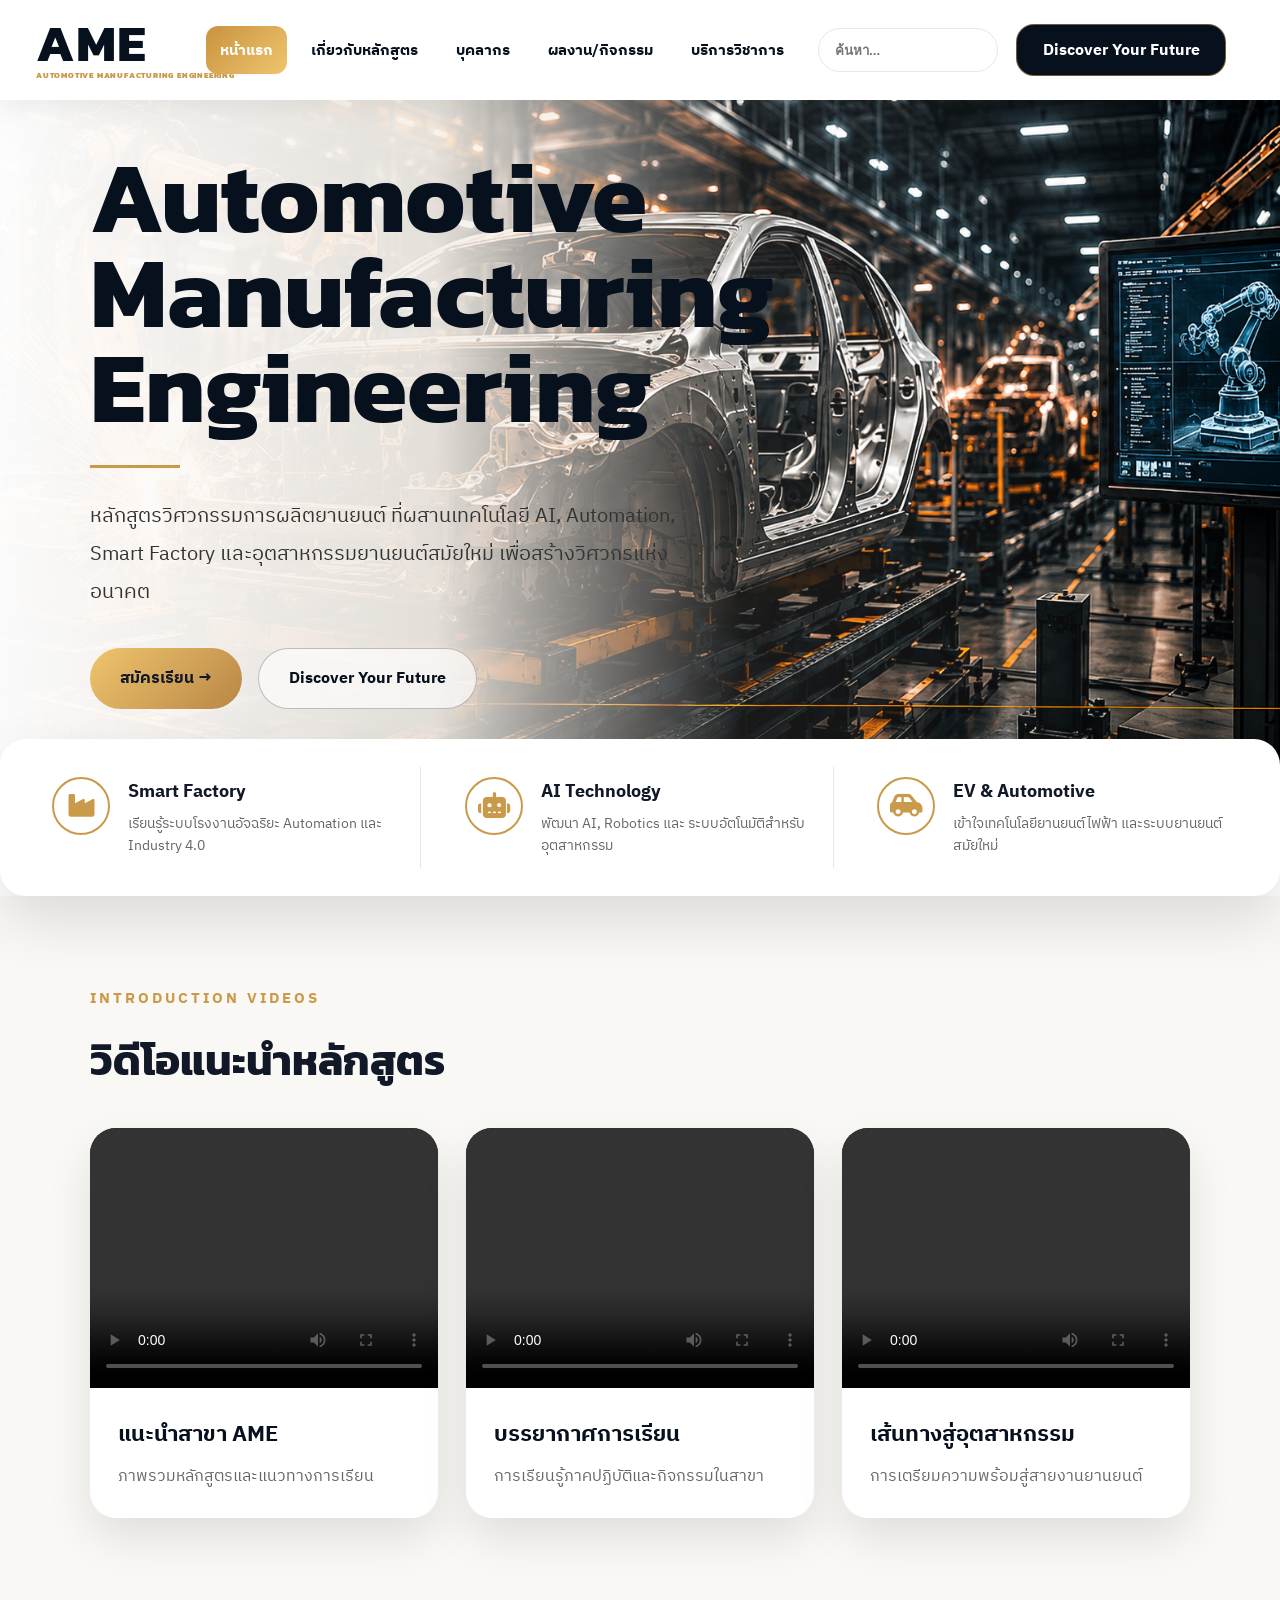
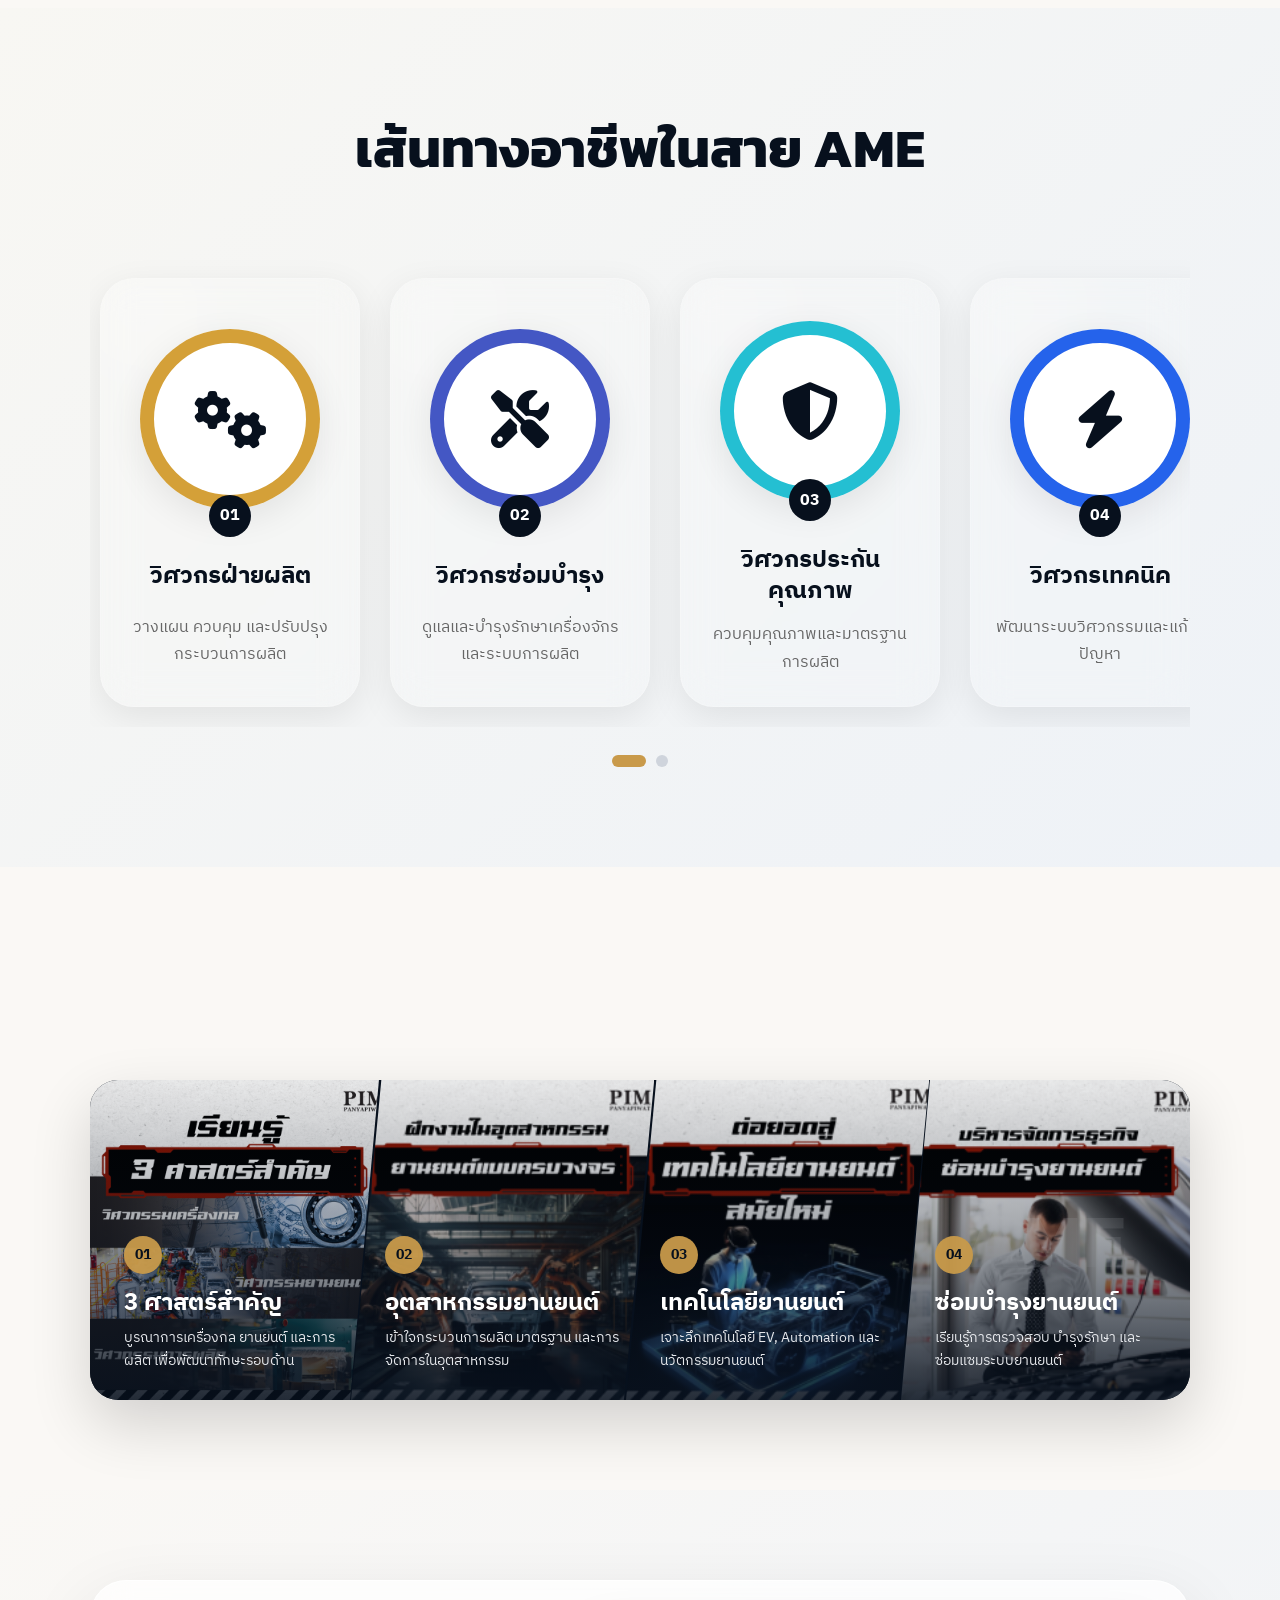
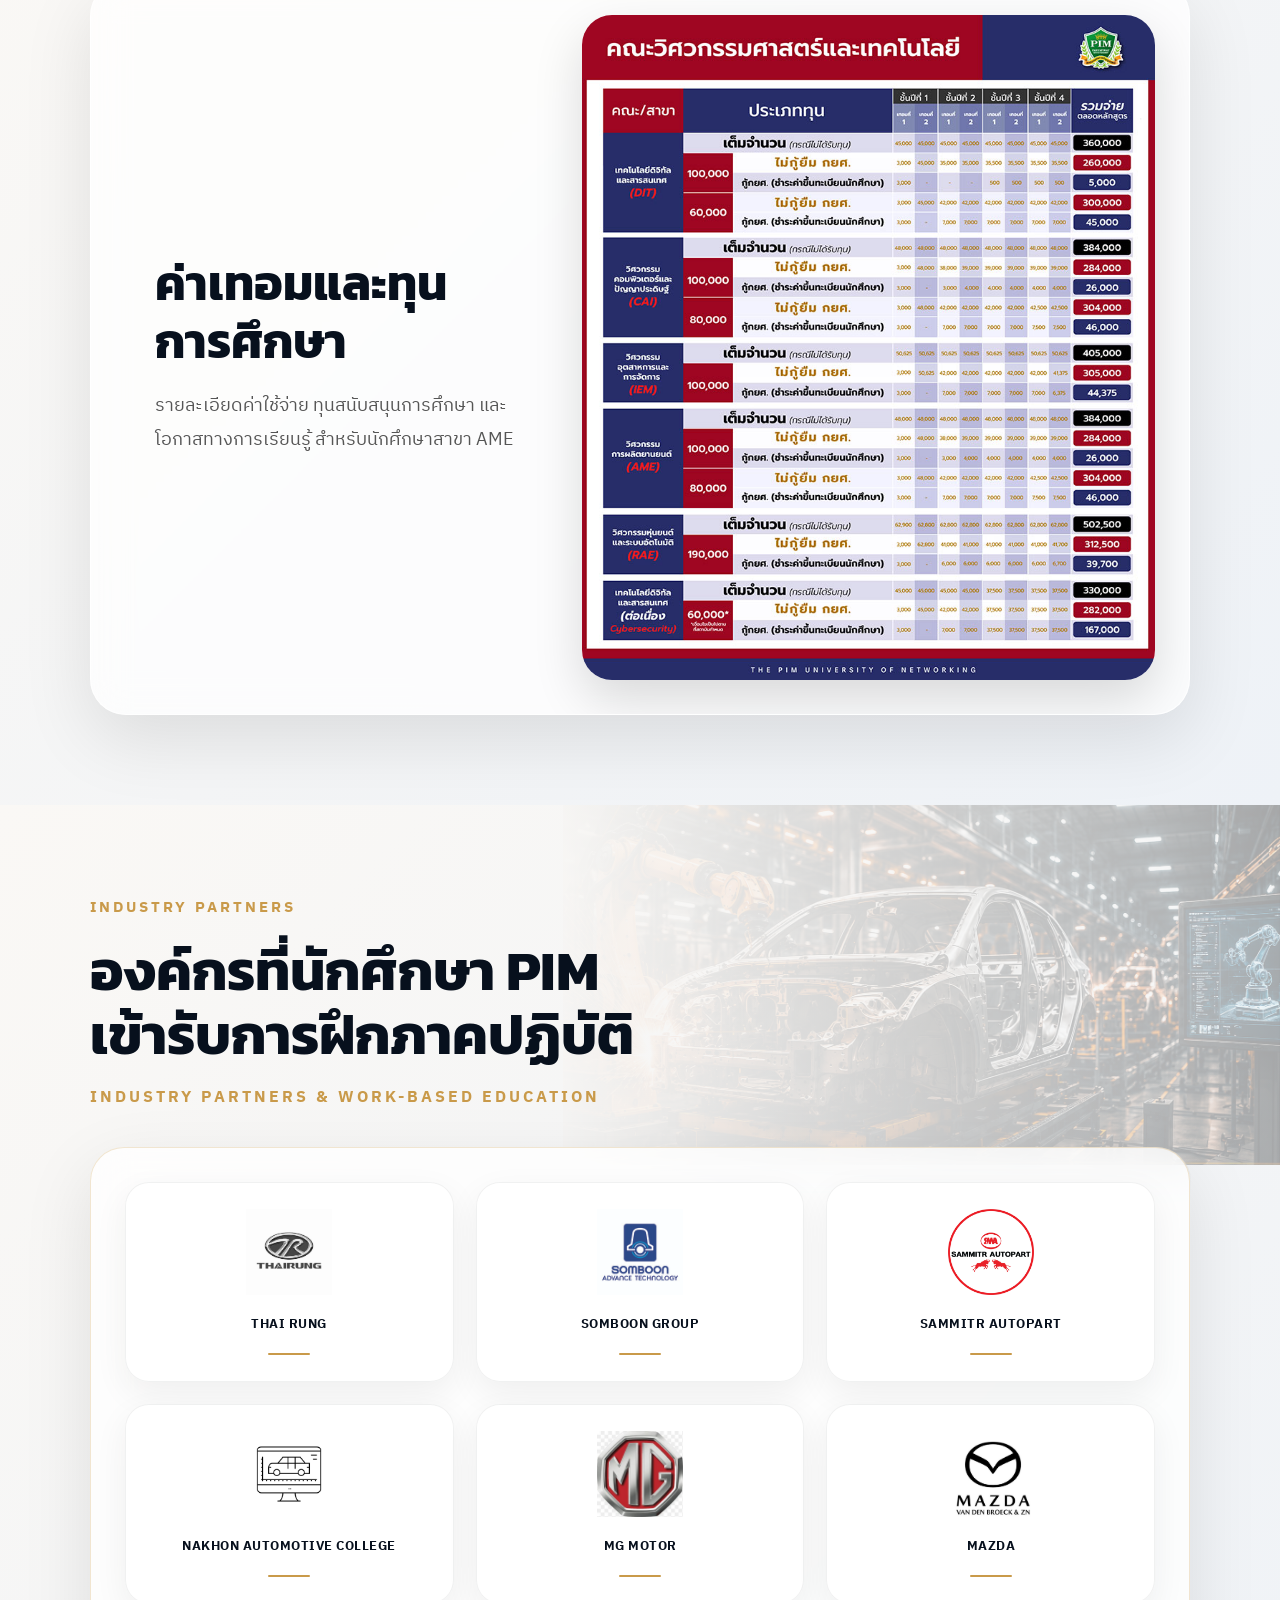
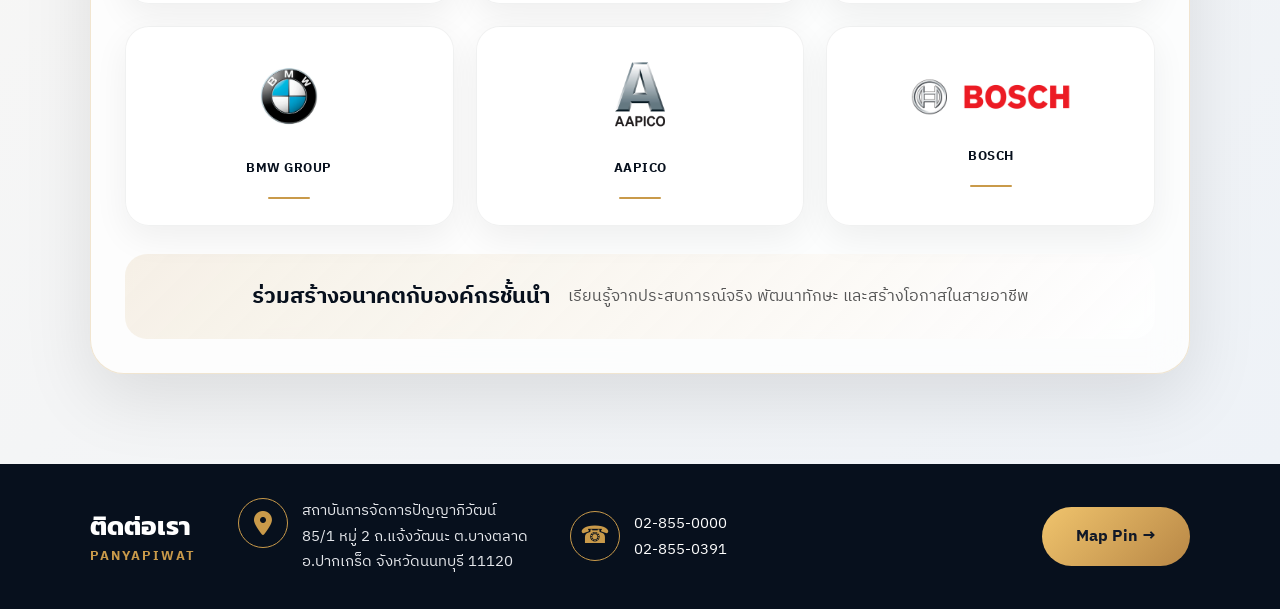
<file: index.html>
<!DOCTYPE html>
<html lang="th">
<head>
  <meta charset="UTF-8">
  <meta name="viewport" content="width=device-width, initial-scale=1.0">
  <title>AME | Automotive Engineering</title>

  <link rel="preconnect" href="https://fonts.googleapis.com">
  <link rel="preconnect" href="https://fonts.gstatic.com" crossorigin>
  <link href="https://fonts.googleapis.com/css2?family=IBM+Plex+Sans+Thai:wght@300;400;500;600;700&family=Kanit:wght@400;500;600;700&display=swap" rel="stylesheet">

<link rel="stylesheet" href="css/theme.css">
<link rel="stylesheet" href="css/navbar.css">
<link rel="stylesheet" href="css/common.css">
<link rel="stylesheet" href="css/home.css">
<link rel="stylesheet" href="css/gallery.css">
<link rel="stylesheet" href="css/responsive.css">
<link rel="stylesheet"
href="https://cdnjs.cloudflare.com/ajax/libs/font-awesome/6.7.2/css/all.min.css">
</head>

<body>

<header class="header">
  <nav class="navbar">

<div class="logo">
  <h1>
  AME
  <span>
    Automotive Manufacturing Engineering
  </span>
</h1>
</div>


    <ul class="nav-menu">
      <li><a href="index.html" class="active">หน้าแรก</a></li>

      <li class="has-dropdown">
        <a href="#">เกี่ยวกับหลักสูตร</a>
<ul class="dropdown">
  <li><a href="about.html">ประวัติความเป็นมา</a></li>
  <li><a href="about-program.html">ข้อมูลหลักสูตร</a></li>
  <li><a href="curriculum.html">แผนการเรียน</a></li>
</ul>

      <li><a href="personnel.html">บุคลากร</a></li>
      <li><a href="projects.html">ผลงาน/กิจกรรม</a></li>
      <li><a href="services.html">บริการวิชาการ</a></li>
      <li><a href="alumni.html">บัณฑิต</a></li>
      <li class="mobile-discover">
  <a href="contact.html">
    <i class="fa-solid fa-compass"></i>
    Discover Your Future
  </a>
</li>
    </ul>

    <div class="site-search">
  <input type="text" id="siteSearchInput" placeholder="ค้นหา...">
  <div id="siteSearchResults" class="search-results"></div>
</div>
<a href="contact.html" class="nav-btn">
  Discover Your Future
</a>

<button class="menu-toggle" id="menuToggle">
  ☰
</button>

</nav>
</header>

<section class="hero">
  <div class="hero-content">
    
<h1>
    Automotive Manufacturing Engineering

</h1>
    <div class="hero-line"></div>

    <p class="hero-text">
หลักสูตรวิศวกรรมการผลิตยานยนต์ ที่ผสานเทคโนโลยี AI, Automation, Smart Factory และอุตสาหกรรมยานยนต์สมัยใหม่ เพื่อสร้างวิศวกรแห่งอนาคต
    </p>

    <div class="hero-buttons">
      <a 
  href="https://www.pim.ac.th/faculty/bachelor" 
  target="_blank" 
  class="primary-btn"
>
  สมัครเรียน →
</a>
      <a href="curriculum.html" class="secondary-btn">
  Discover Your Future
</a>
    </div>
  </div>
</section>

<section class="highlight" id="highlights">

  <div class="highlight-item">

    <div class="highlight-icon">
    <i class="fa-solid fa-industry"></i>
</div>

    <div>
      <h3>Smart Factory</h3>

      <p>
        เรียนรู้ระบบโรงงานอัจฉริยะ
        Automation และ Industry 4.0
      </p>
    </div>

  </div>

  <div class="highlight-item">

    <div class="highlight-icon">
    <i class="fa-solid fa-robot"></i>
</div>

    <div>
      <h3>AI Technology</h3>

      <p>
        พัฒนา AI, Robotics และ
        ระบบอัตโนมัติสำหรับอุตสาหกรรม
      </p>
    </div>

  </div>

  <div class="highlight-item">

    <div class="highlight-icon">
    <i class="fa-solid fa-car-side"></i>
</div>

    <div>
      <h3>EV & Automotive</h3>

      <p>
        เข้าใจเทคโนโลยียานยนต์ไฟฟ้า
        และระบบยานยนต์สมัยใหม่
      </p>
    </div>

  </div>

</section>
<section class="video-section">

  <div class="section-title">
    <p class="section-kicker">INTRODUCTION VIDEOS</p>
    <h2>วิดีโอแนะนำหลักสูตร</h2>
  </div>

  <div class="video-grid">

    <div class="video-card">
      <video controls>
        <source src="https://github.com/fernttmp/AME_PROJECT/releases/download/Media/media3.mp4" type="video/mp4">
      </video>
      <div class="video-content">
        <h3>แนะนำสาขา AME</h3>
        <p>ภาพรวมหลักสูตรและแนวทางการเรียน</p>
      </div>
    </div>

    <div class="video-card">
      <video controls>
        <source src="https://github.com/fernttmp/AME_PROJECT/releases/download/Media/Media2.mp4" type="video/mp4">
      </video>
      <div class="video-content">
        <h3>บรรยากาศการเรียน</h3>
        <p>การเรียนรู้ภาคปฏิบัติและกิจกรรมในสาขา</p>
      </div>
    </div>

    <div class="video-card">
      <video controls>
        <source src="https://github.com/fernttmp/AME_PROJECT/releases/download/Media/Media.mp4">
      </video>
      <div class="video-content">
        <h3>เส้นทางสู่อุตสาหกรรม</h3>
        <p>การเตรียมความพร้อมสู่สายงานยานยนต์</p>
      </div>
    </div>

  </div>

</section>
<!-- CAREER SLIDER -->
<section class="career-slider-section"id="careers">

  <div class="career-heading">
    <h2>เส้นทางอาชีพในสาย AME</h2>
  </div>

  <div class="career-slider-wrapper">


    <div class="career-slider" id="careerSlider">

      <!-- ITEM -->
      <div class="career-item">
       <div class="career-circle gold">
    <i class="fa-solid fa-gears"></i>
</div>

        <div class="career-number">01</div>

        <h3>วิศวกรฝ่ายผลิต</h3>

        <p>
          วางแผน ควบคุม และปรับปรุงกระบวนการผลิต
        </p>
      </div>

      <!-- ITEM -->
      <div class="career-item">
        <div class="career-circle blue">
          <i class="fa-solid fa-screwdriver-wrench"></i>
        </div>

        <div class="career-number">02</div>

        <h3>วิศวกรซ่อมบำรุง</h3>

        <p>
          ดูแลและบำรุงรักษาเครื่องจักรและระบบการผลิต
        </p>
      </div>

      <!-- ITEM -->
      <div class="career-item">
        <div class="career-circle cyan">
          <i class="fa-solid fa-shield-halved"></i>
        </div>

        <div class="career-number">03</div>

        <h3>วิศวกรประกันคุณภาพ</h3>

        <p>
          ควบคุมคุณภาพและมาตรฐานการผลิต
        </p>
      </div>

      <!-- ITEM -->
      <div class="career-item">
        <div class="career-circle navy">
          <i class="fa-solid fa-bolt"></i>
        </div>

        <div class="career-number">04</div>

        <h3>วิศวกรเทคนิค</h3>

        <p>
          พัฒนาระบบวิศวกรรมและแก้ไขปัญหา
        </p>
      </div>

      <!-- ITEM -->
      <div class="career-item">
        <div class="career-circle green">
          <i class="fa-solid fa-industry"></i>
        </div>

        <div class="career-number">05</div>

        <h3>วิศวกรโรงงาน</h3>

        <p>
          บริหารจัดการระบบการผลิตอุตสาหกรรม
        </p>
      </div>

      <!-- ITEM -->
      <div class="career-item">
        <div class="career-circle darkblue">
          <i class="fa-solid fa-laptop-code"></i>
        </div>

        <div class="career-number">06</div>

        <h3>วิศวกรออกแบบ</h3>

        <p>
          ออกแบบชิ้นส่วนและระบบยานยนต์
        </p>
      </div>

      <!-- เพิ่มต่อได้ -->
      <div class="career-item">
        <div class="career-circle orange">
          <i class="fa-solid fa-chart-line"></i>
        </div>

        <div class="career-number">07</div>

        <h3>ผู้ประกอบการ</h3>

        <p>
          พัฒนาธุรกิจด้านอุตสาหกรรมยานยนต์
        </p>
      </div>

      <div class="career-item">
        <div class="career-circle purple">
          <i class="fa-solid fa-user-graduate"></i>
        </div>

        <div class="career-number">08</div>

        <h3>นักวิชาการ</h3>

        <p>
          วิจัยและพัฒนาเทคโนโลยีทางวิศวกรรม
        </p>
      </div>

    </div>



  </div>

</section>
<section class="track-section">

  <div class="section-title track-title">
    <p class="section-kicker"></p>
    <h2>เส้นทางการเรียนรู้และต่อยอดอาชีพในสาย AME</h2>
  </div>

  <div class="track-showcase">

    <a href="#" class="track-panel">
      <img src="assets/images/learn.png" alt="3 ศาสตร์สำคัญ">
      <div class="track-overlay">
        <span>01</span>
        <h3>3 ศาสตร์สำคัญ</h3>
        <p>บูรณาการเครื่องกล ยานยนต์ และการผลิต เพื่อพัฒนาทักษะรอบด้าน</p>
      </div>
    </a>

    <a href="#" class="track-panel">
      <img src="assets/images/track-industry.png" alt="อุตสาหกรรมยานยนต์">
      <div class="track-overlay">
        <span>02</span>
        <h3>อุตสาหกรรมยานยนต์</h3>
        <p>เข้าใจกระบวนการผลิต มาตรฐาน และการจัดการในอุตสาหกรรม</p>
      </div>
    </a>

    <a href="#" class="track-panel">
      <img src="assets/images/track-tech.png" alt="เทคโนโลยียานยนต์">
      <div class="track-overlay">
        <span>03</span>
        <h3>เทคโนโลยียานยนต์</h3>
        <p>เจาะลึกเทคโนโลยี EV, Automation และนวัตกรรมยานยนต์</p>
      </div>
    </a>

    <a href="#" class="track-panel track-logo-panel">
      <img src="assets/images/track-service.png" alt="ซ่อมบำรุงยานยนต์">
      <div class="track-overlay">
        <span>04</span>
        <h3>ซ่อมบำรุงยานยนต์</h3>
        <p>เรียนรู้การตรวจสอบ บำรุงรักษา และซ่อมแซมระบบยานยนต์</p>
      </div>
    </a>

  </div>

</section>
<section class="tuition-section" id="tuition">

  <div class="tuition-card">

    <div class="tuition-content">
      <p class="section-kicker"></p>

      <h2>ค่าเทอมและทุนการศึกษา</h2>

      <p>
        รายละเอียดค่าใช้จ่าย ทุนสนับสนุนการศึกษา และโอกาสทางการเรียนรู้
        สำหรับนักศึกษาสาขา AME
      </p>
    </div>

    <div class="tuition-image">
      <img src="assets/images/ET-AW.jpg" alt="ค่าเทอมและทุนการศึกษา">
    </div>

  </div>

</section>


<section class="partner-section">

  <div class="partner-hero">

    <div class="partner-text">
      <p class="section-kicker">INDUSTRY PARTNERS</p>

      <h2>
        องค์กรที่นักศึกษา PIM<br>
        เข้ารับการฝึกภาคปฏิบัติ
      </h2>

      <p>
        Industry Partners & Work-based Education
      </p>
    </div>

  </div>

  <div class="partner-card">

    <div class="partner-grid">

      <div class="partner-logo">
        <img src="assets/images/thairung.jpg" alt="Thai Rung">
        <h3>THAI RUNG</h3>
      </div>

      <div class="partner-logo">
        <img src="assets/images/somboon.jpg" alt="Somboon Group">
        <h3>SOMBOON GROUP</h3>
      </div>

      <div class="partner-logo">
        <img src="assets/images/sammitr.jpg" alt="Sammitr Autopart">
        <h3>SAMMITR AUTOPART</h3>
      </div>

      <div class="partner-logo">
        <img src="assets/images/Automotive Parts Design Engineer.jpg" alt="NAC">
        <h3>NAKHON AUTOMOTIVE COLLEGE</h3>
      </div>

      <div class="partner-logo">
        <img src="assets/images/mg.jpg" alt="MG">
        <h3>MG MOTOR</h3>
      </div>

      <div class="partner-logo">
        <img src="assets/images/Mazda.jpg" alt="Mazda">
        <h3>MAZDA</h3>
      </div>

      <div class="partner-logo">
        <img src="assets/images/BMW.webp" alt="BMW">
        <h3>BMW GROUP</h3>
      </div>

      <div class="partner-logo">
        <img src="assets/images/AAPICO.jpg" alt="AAPICO">
        <h3>AAPICO</h3>
      </div>

      <div class="partner-logo">
        <img src="assets/images/Bosch.png" alt="Bosch">
        <h3>BOSCH</h3>
      </div>

    </div>

    <div class="partner-note">
      <strong>ร่วมสร้างอนาคตกับองค์กรชั้นนำ</strong>
      <span>เรียนรู้จากประสบการณ์จริง พัฒนาทักษะ และสร้างโอกาสในสายอาชีพ</span>
    </div>

  </div>

</section>
<section class="contact-bar">
  <div class="contact-info">

    <div class="contact-title">
      <h3>ติดต่อเรา</h3>
      <p>PANYAPIWAT</p>
    </div>

    <div class="contact-item">
      <span class="contact-icon">
    <i class="fa-solid fa-location-dot"></i>
</span>
      <p>
        สถาบันการจัดการปัญญาภิวัฒน์<br>
        85/1 หมู่ 2 ถ.แจ้งวัฒนะ ต.บางตลาด<br>
        อ.ปากเกร็ด จังหวัดนนทบุรี 11120
      </p>
    </div>

    <div class="contact-item">
      <span>☎</span>
<p>
  <a href="tel:+6628550000">02-855-0000</a><br>
  <a href="tel:+6628550391">02-855-0391</a>
</p>
    </div>

  </div>

  <a href="https://maps.app.goo.gl/JNx87e4YphjHpJsL9" target="_blank" class="map-btn">
    Map Pin →
  </a>
</section>

<script src="js/main.js"></script>
<script src="js/navbar.js"></script>
<script src="js/search-data.js"></script>
<script src="js/search.js"></script>
</body>
</html>
</file>
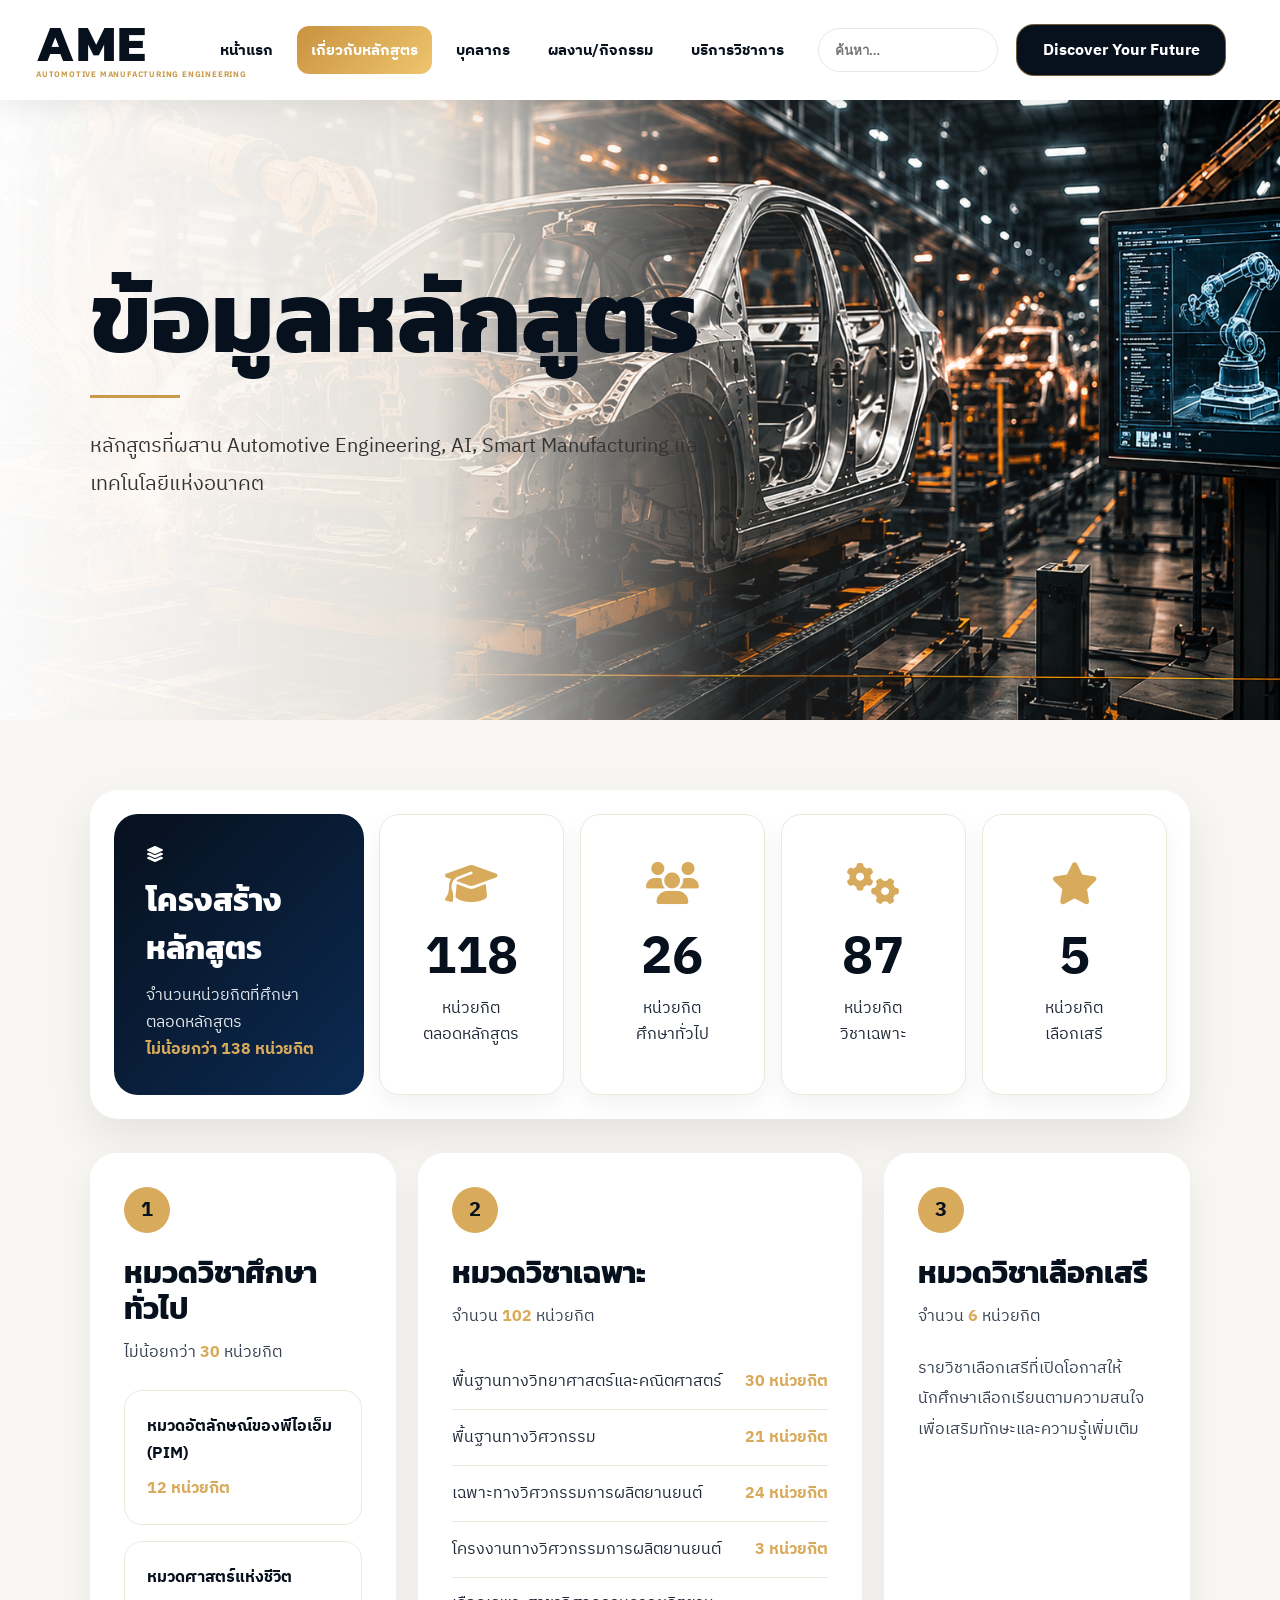
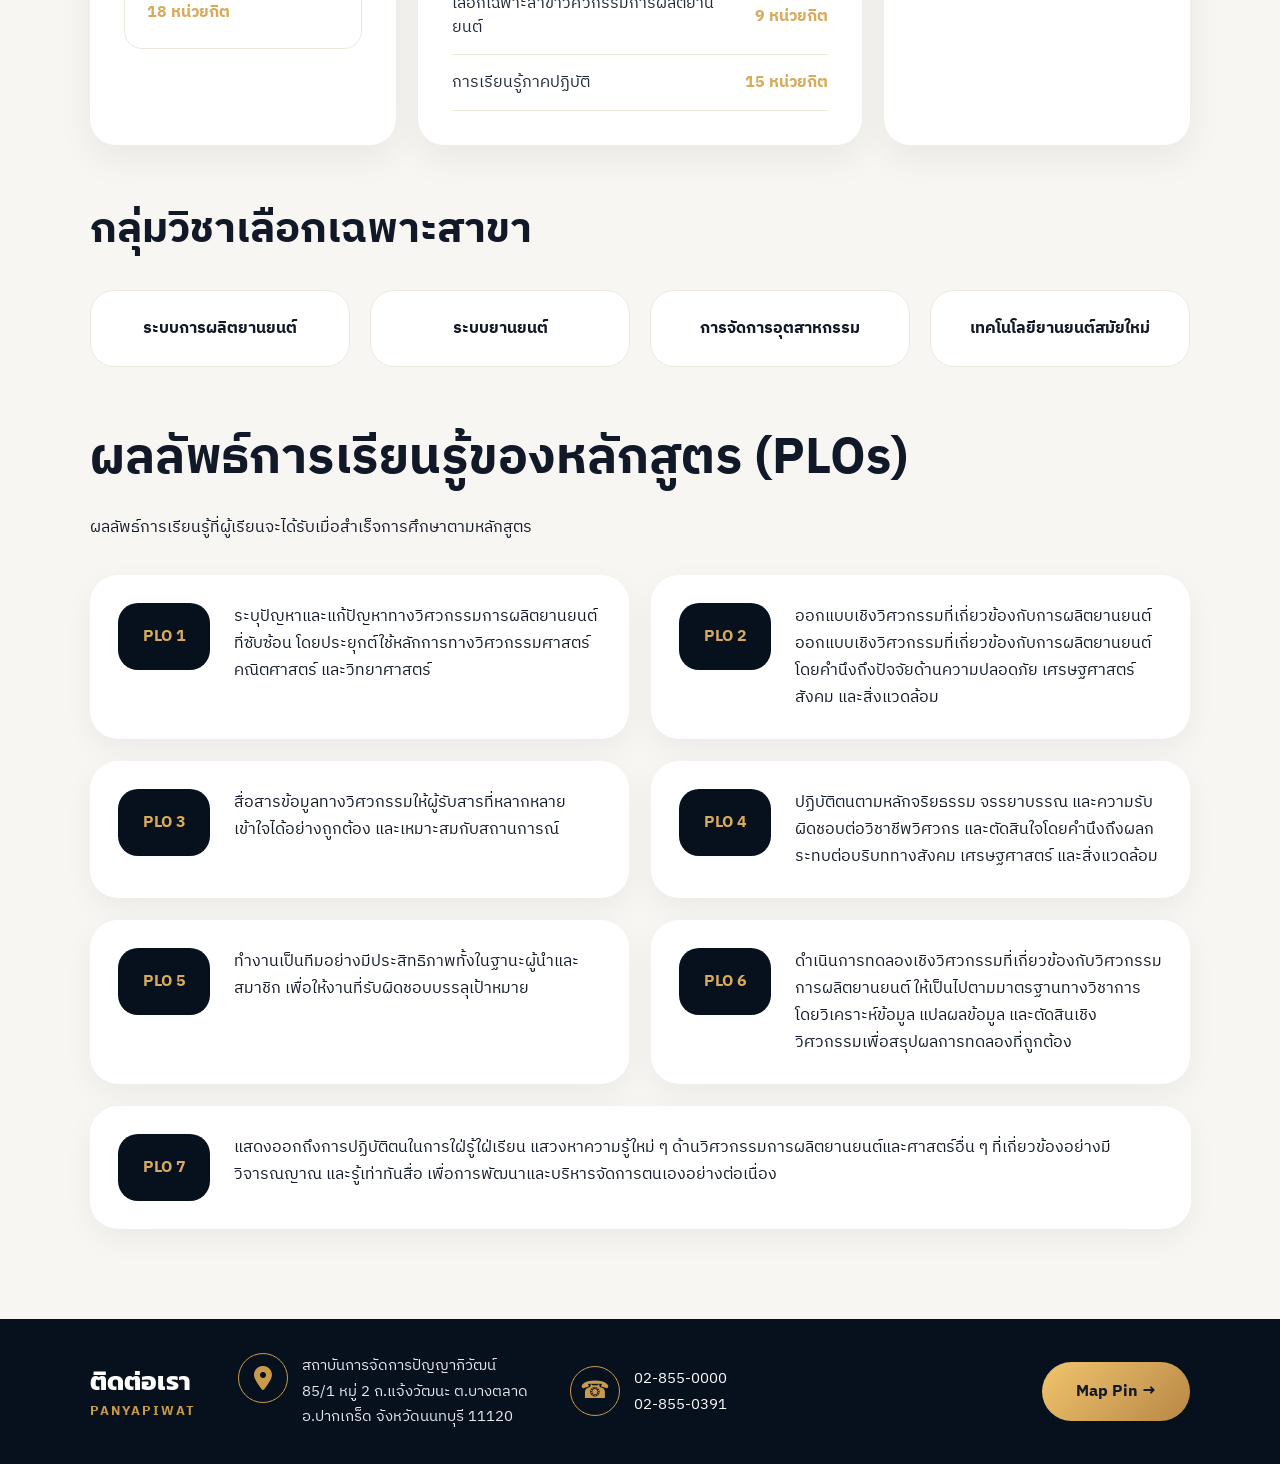
<file: about-program.html>
<!DOCTYPE html>
<html lang="th">
<head>
  <meta charset="UTF-8">
  <meta name="viewport" content="width=device-width, initial-scale=1.0">

  <title>ข้อมูลหลักสูตร | AME</title>

  <link rel="preconnect" href="https://fonts.googleapis.com">
  <link rel="preconnect" href="https://fonts.gstatic.com" crossorigin>

  <link href="https://fonts.googleapis.com/css2?family=IBM+Plex+Sans+Thai:wght@300;400;500;600;700&family=Kanit:wght@400;500;600;700&display=swap" rel="stylesheet">

<link rel="stylesheet" href="css/theme.css">
<link rel="stylesheet" href="css/navbar.css">
<link rel="stylesheet" href="css/common.css">
<link rel="stylesheet" href="css/program.css">
<link rel="stylesheet" href="css/responsive.css">
<link rel="stylesheet"
href="https://cdnjs.cloudflare.com/ajax/libs/font-awesome/6.7.2/css/all.min.css">
</head>

<body>
<header class="header">
  <nav class="navbar">

    <a href="index.html" class="logo">
      <h1>AME</h1>
      <span>AUTOMOTIVE MANUFACTURING ENGINEERING</span>
    </a>

    <ul class="nav-menu">

      <li><a href="index.html">หน้าแรก</a></li>

      <li class="has-dropdown">

        <a href="#" class="active">
          เกี่ยวกับหลักสูตร
        </a>

        <ul class="dropdown">
          <li><a href="about.html">ประวัติความเป็นมา</a></li>
          <li><a href="about-program.html">ข้อมูลหลักสูตร</a></li>
          <li><a href="curriculum.html">แผนการเรียน</a></li>
        </ul>

      </li>

      <li><a href="personnel.html">บุคลากร</a></li>
      <li><a href="projects.html">ผลงาน/กิจกรรม</a></li>
      <li><a href="services.html">บริการวิชาการ</a></li>
      <li><a href="alumni.html">บัณฑิต</a></li>
<li class="mobile-discover">
  <a href="contact.html">
    <i class="fa-solid fa-compass"></i>
    Discover Your Future
  </a>
</li>
    </ul>
<div class="site-search">
  <input type="text" id="siteSearchInput" placeholder="ค้นหา...">
  <div id="siteSearchResults" class="search-results"></div>
</div>
<a href="contact.html" class="nav-btn">
  Discover Your Future
</a>

<button class="menu-toggle" id="menuToggle">
  ☰
</button>

</nav>
</header>
<section class="page-hero">
  <div class="page-hero-content">
    <h1>ข้อมูลหลักสูตร</h1>

    <div class="page-hero-line"></div>

    <p>
      หลักสูตรที่ผสาน Automotive Engineering, AI,
      Smart Manufacturing และเทคโนโลยีแห่งอนาคต
    </p>
  </div>
</section>
</section>
<!-- =========================
     PROGRAM STRUCTURE SECTION
========================= -->

<section class="ame-program-section"id="program-structure">

  <div class="program-top-grid">
<div class="program-intro-card">
  <i class="fa-solid fa-layer-group"></i>
  <h2>โครงสร้างหลักสูตร</h2>
  <p>จำนวนหน่วยกิตที่ศึกษาตลอดหลักสูตร</p>
  <span>ไม่น้อยกว่า 138 หน่วยกิต</span>
</div>

<div class="program-stat-card">

  <div class="stat-icon">
    <i class="fa-solid fa-graduation-cap"></i>
  </div>

  <h3>138</h3>

  <p>
    หน่วยกิต<br>
    ตลอดหลักสูตร
  </p>

</div>

<div class="program-stat-card">
  <div class="stat-icon">
    <i class="fa-solid fa-users"></i>
  </div>
  <h3>30</h3>
  <p>หน่วยกิต<br>ศึกษาทั่วไป</p>
</div>

<div class="program-stat-card">
  <div class="stat-icon">
    <i class="fa-solid fa-gears"></i>
  </div>
  <h3>102</h3>
  <p>หน่วยกิต<br>วิชาเฉพาะ</p>
</div>

<div class="program-stat-card">
  <div class="stat-icon">
    <i class="fa-solid fa-star"></i>
  </div>
  <h3>6</h3>
  <p>หน่วยกิต<br>เลือกเสรี</p>

  </div>
    </div>

  <!-- CATEGORY -->

  <div class="program-category-grid">

    <!-- GENERAL -->

    <div class="program-category-card">

      <div class="category-number">1</div>

      <h3>หมวดวิชาศึกษาทั่วไป</h3>

      <p class="category-credit">
        ไม่น้อยกว่า <span>30</span> หน่วยกิต
      </p>

      <div class="subject-box">
        <h4>หมวดอัตลักษณ์ของพีไอเอ็ม (PIM)</h4>
        <span>12 หน่วยกิต</span>
      </div>

      <div class="subject-box">
        <h4>หมวดศาสตร์แห่งชีวิต</h4>
        <span>18 หน่วยกิต</span>
      </div>

    </div>

    <!-- SPECIFIC -->

    <div class="program-category-card large">

      <div class="category-number">2</div>

      <h3>หมวดวิชาเฉพาะ</h3>

      <p class="category-credit">
        จำนวน <span>102</span> หน่วยกิต
      </p>

      <div class="subject-list">

        <div class="subject-row">
          <span>พื้นฐานทางวิทยาศาสตร์และคณิตศาสตร์</span>
          <strong>30 หน่วยกิต</strong>
        </div>

        <div class="subject-row">
          <span>พื้นฐานทางวิศวกรรม</span>
          <strong>21 หน่วยกิต</strong>
        </div>

        <div class="subject-row">
          <span>เฉพาะทางวิศวกรรมการผลิตยานยนต์</span>
          <strong>24 หน่วยกิต</strong>
        </div>

        <div class="subject-row">
          <span>โครงงานทางวิศวกรรมการผลิตยานยนต์</span>
          <strong>3 หน่วยกิต</strong>
        </div>

        <div class="subject-row">
          <span>เลือกเฉพาะสาขาวิศวกรรมการผลิตยานยนต์</span>
          <strong>9 หน่วยกิต</strong>
        </div>

        <div class="subject-row">
          <span>การเรียนรู้ภาคปฏิบัติ</span>
          <strong>15 หน่วยกิต</strong>
        </div>

      </div>

    </div>

    <!-- FREE -->

    <div class="program-category-card">

      <div class="category-number">3</div>

      <h3>หมวดวิชาเลือกเสรี</h3>

      <p class="category-credit">
        จำนวน <span>6</span> หน่วยกิต
      </p>

      <p class="free-text">
        รายวิชาเลือกเสรีที่เปิดโอกาสให้นักศึกษาเลือกเรียนตามความสนใจ
        เพื่อเสริมทักษะและความรู้เพิ่มเติม
      </p>

    </div>

  </div>

  <!-- ELECTIVE -->

  <div class="elective-section">

    <div class="elective-title">
      <h2>กลุ่มวิชาเลือกเฉพาะสาขา</h2>
    </div>

    <div class="elective-grid">

      <div class="elective-chip">
         ระบบการผลิตยานยนต์
      </div>

      <div class="elective-chip">
         ระบบยานยนต์
      </div>

      <div class="elective-chip">
         การจัดการอุตสาหกรรม
      </div>

      <div class="elective-chip">
        เทคโนโลยียานยนต์สมัยใหม่
      </div>

    </div>

  </div>

  <!-- PLO -->

  <div class="plo-section">

    <div class="section-heading">
      <h2>ผลลัพธ์การเรียนรู้ของหลักสูตร (PLOs)</h2>
      <p>
        ผลลัพธ์การเรียนรู้ที่ผู้เรียนจะได้รับเมื่อสำเร็จการศึกษาตามหลักสูตร
      </p>
    </div>

    <div class="plo-grid">

      <div class="plo-card">
        <div class="plo-number">PLO 1</div>
        <p>
          ระบุปัญหาและแก้ปัญหาทางวิศวกรรมการผลิตยานยนต์ที่ซับซ้อน โดยประยุกต์ใช้หลักการทางวิศวกรรมศาสตร์ คณิตศาสตร์ และวิทยาศาสตร์
        </p>
      </div>

      <div class="plo-card">
        <div class="plo-number">PLO 2</div>
        <p>
          ออกแบบเชิงวิศวกรรมที่เกี่ยวข้องกับการผลิตยานยนต์ออกแบบเชิงวิศวกรรมที่เกี่ยวข้องกับการผลิตยานยนต์ โดยคำนึงถึงปัจจัยด้านความปลอดภัย เศรษฐศาสตร์ สังคม และสิ่งแวดล้อม
        </p>
      </div>

      <div class="plo-card">
        <div class="plo-number">PLO 3</div>
        <p>
          สื่อสารข้อมูลทางวิศวกรรมให้ผู้รับสารที่หลากหลายเข้าใจได้อย่างถูกต้อง และเหมาะสมกับสถานการณ์
        </p>
      </div>

      <div class="plo-card">
        <div class="plo-number">PLO 4</div>
        <p>
          ปฏิบัติตนตามหลักจริยธรรม จรรยาบรรณ และความรับผิดชอบต่อวิชาชีพวิศวกร และตัดสินใจโดยคำนึงถึงผลกระทบต่อบริบททางสังคม เศรษฐศาสตร์ และสิ่งแวดล้อม
        </p>
      </div>

      <div class="plo-card">
        <div class="plo-number">PLO 5</div>
        <p>
          ทำงานเป็นทีมอย่างมีประสิทธิภาพทั้งในฐานะผู้นำและสมาชิก เพื่อให้งานที่รับผิดชอบบรรลุเป้าหมาย
        </p>
      </div>

      <div class="plo-card">
        <div class="plo-number">PLO 6</div>
        <p>
          ดำเนินการทดลองเชิงวิศวกรรมที่เกี่ยวข้องกับวิศวกรรมการผลิตยานยนต์ ให้เป็นไปตามมาตรฐานทางวิชาการ โดยวิเคราะห์ข้อมูล แปลผลข้อมูล และตัดสินเชิงวิศวกรรมเพื่อสรุปผลการทดลองที่ถูกต้อง
        </p>
      </div>

      <div class="plo-card full">
        <div class="plo-number">PLO 7</div>
        <p>
          แสดงออกถึงการปฏิบัติตนในการใฝ่รู้ใฝ่เรียน แสวงหาความรู้ใหม่ ๆ ด้านวิศวกรรมการผลิตยานยนต์และศาสตร์อื่น ๆ ที่เกี่ยวข้องอย่างมีวิจารณญาณ และรู้เท่าทันสื่อ เพื่อการพัฒนาและบริหารจัดการตนเองอย่างต่อเนื่อง
        </p>
      </div>

    </div>

  </div>

</section>
<!-- PROGRAM -->





<!-- CONTACT -->

<section class="contact-bar">

  <div class="contact-info">

    <div class="contact-title">
      <h3>ติดต่อเรา</h3>
      <p>PANYAPIWAT</p>
    </div>

    <div class="contact-item">
      <span class="contact-icon">
    <i class="fa-solid fa-location-dot"></i>
</span>

      <p>
        สถาบันการจัดการปัญญาภิวัฒน์<br>
        85/1 หมู่ 2 ถ.แจ้งวัฒนะ ต.บางตลาด<br>
        อ.ปากเกร็ด จังหวัดนนทบุรี 11120
      </p>

    </div>

    <div class="contact-item">

      <span>☎</span>

<p>
  <a href="tel:+6628550000">02-855-0000</a><br>
  <a href="tel:+6628550391">02-855-0391</a>
</p>

    </div>

  </div>

  <a
    href="https://maps.app.goo.gl/JNx87e4YphjHpJsL9"
    target="_blank"
    class="map-btn"
  >
    Map Pin →
  </a>

</section>
<script src="js/navbar.js"></script>
<script src="js/search-data.js"></script>
<script src="js/search.js"></script>
</body>
</html>
</file>
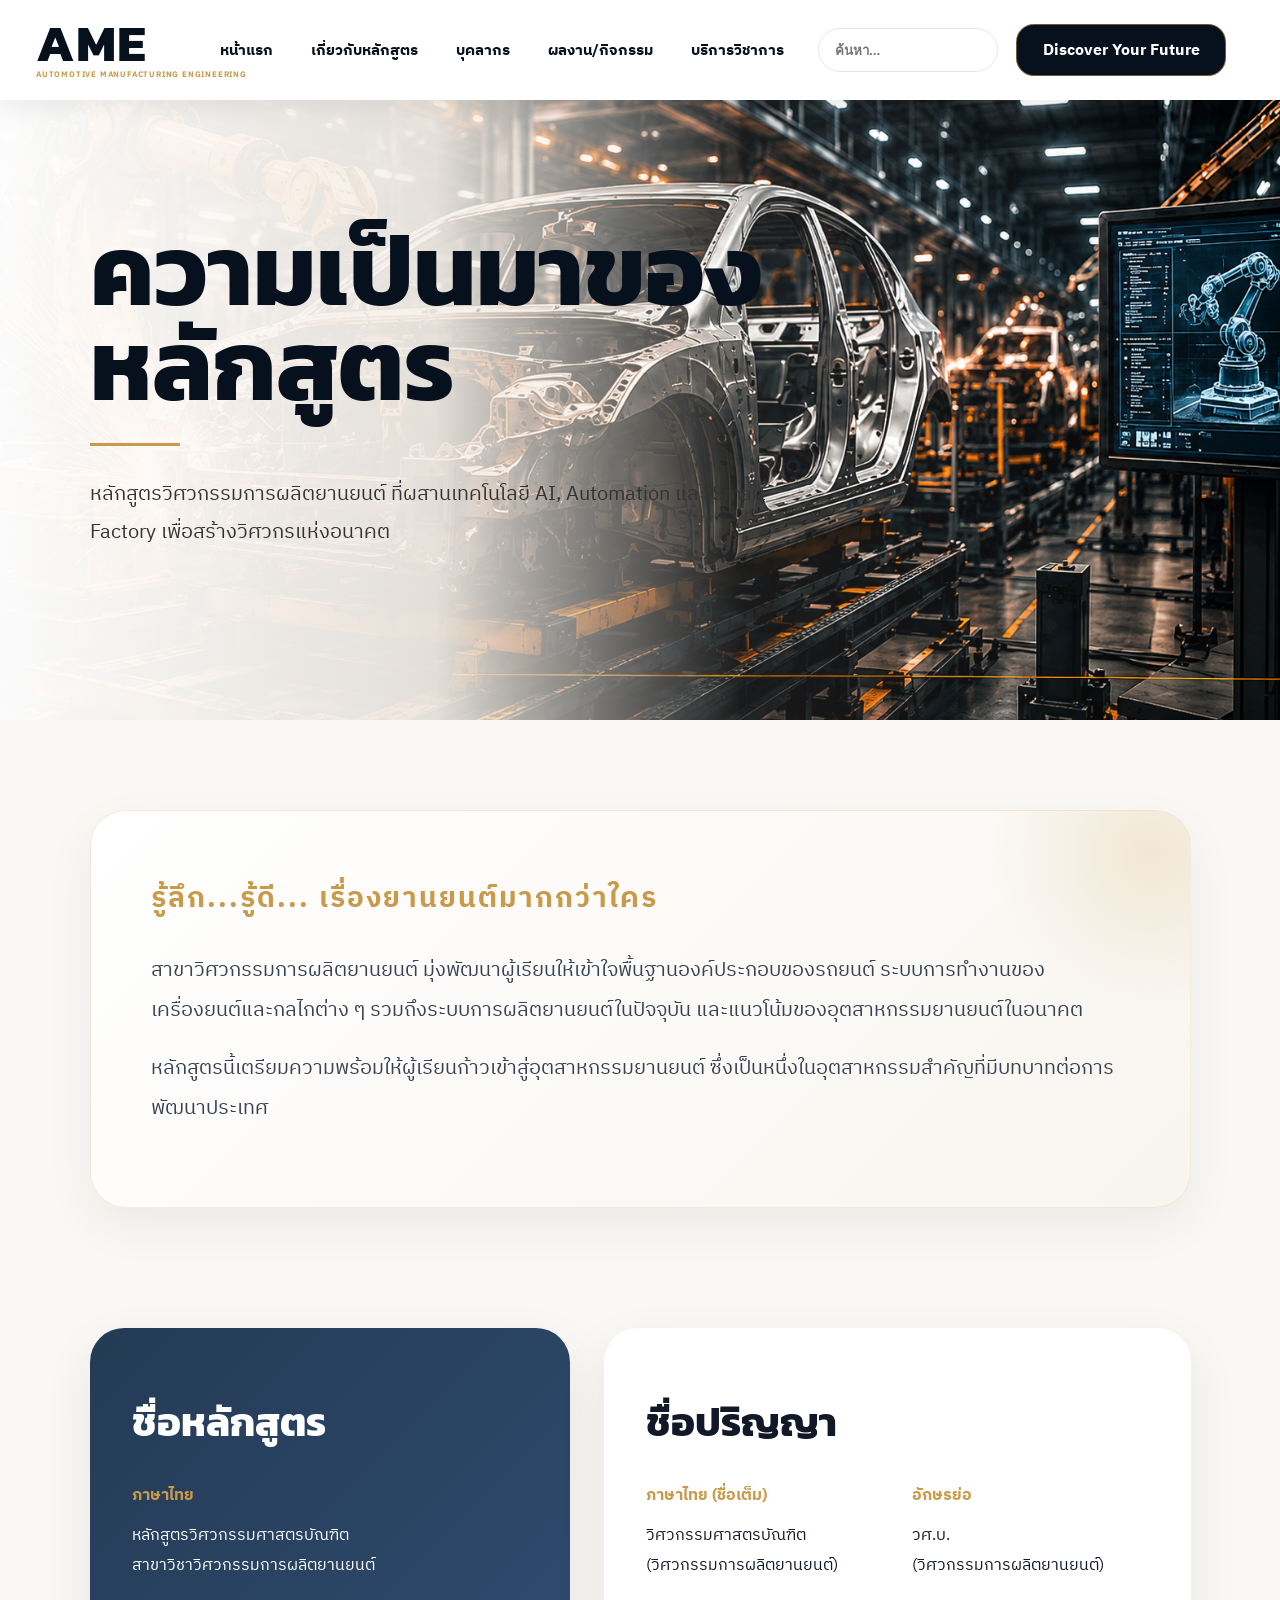
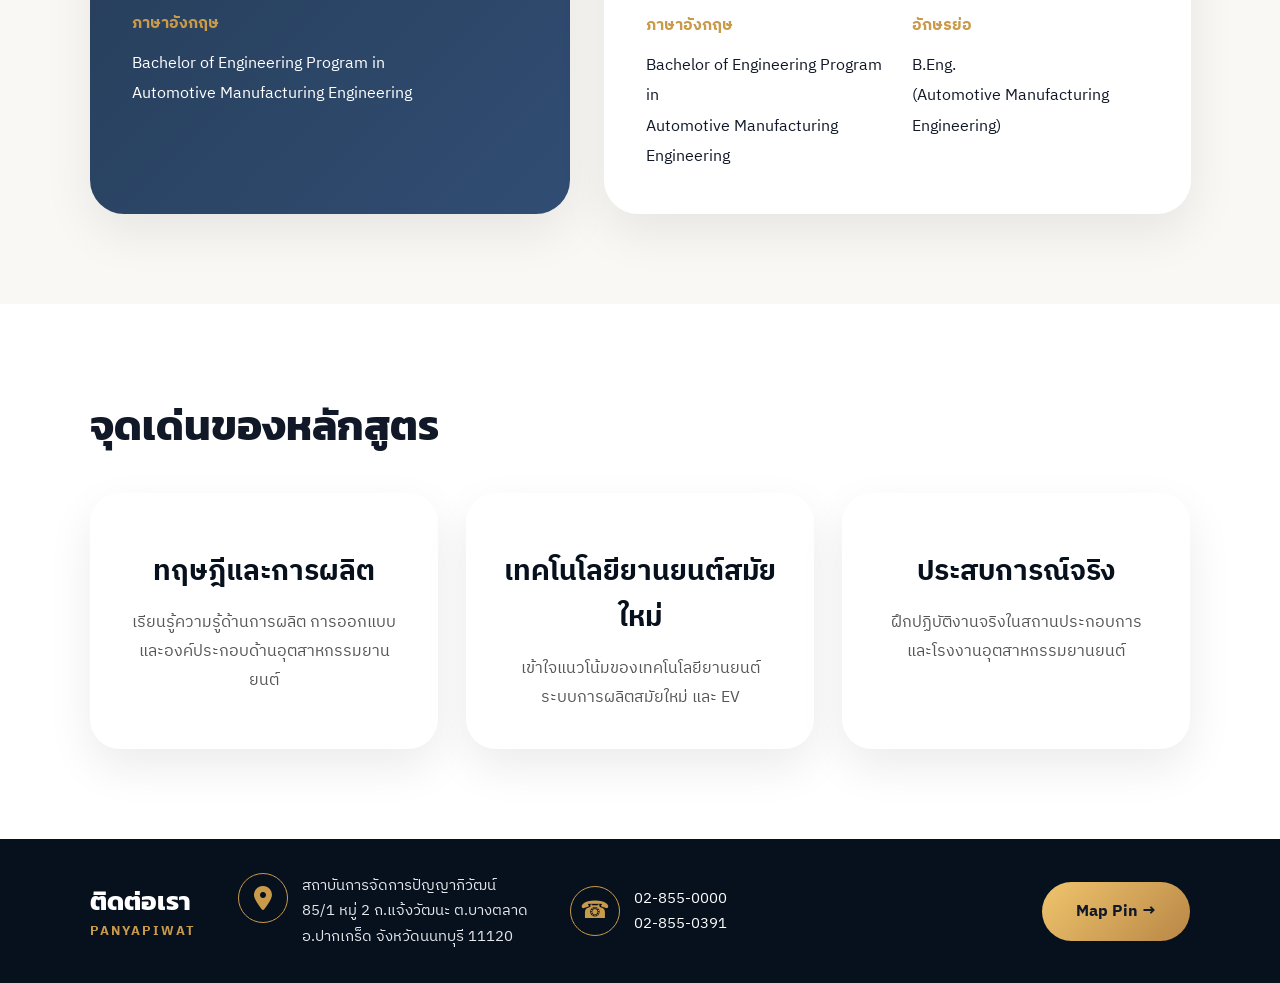
<file: about.html>
<!DOCTYPE html>
<html lang="th">
<head>
  <meta charset="UTF-8">
  <meta name="viewport" content="width=device-width, initial-scale=1.0">
  <title>AME</title>

  <link rel="preconnect" href="https://fonts.googleapis.com">
  <link rel="preconnect" href="https://fonts.gstatic.com" crossorigin>
  <link href="https://fonts.googleapis.com/css2?family=IBM+Plex+Sans+Thai:wght@300;400;500;600;700&family=Kanit:wght@400;500;600;700&display=swap" rel="stylesheet">

<link rel="stylesheet" href="css/theme.css">
<link rel="stylesheet" href="css/navbar.css">
<link rel="stylesheet" href="css/common.css">
<link rel="stylesheet" href="css/about.css">
<link rel="stylesheet" href="css/responsive.css">
<link rel="stylesheet"
href="https://cdnjs.cloudflare.com/ajax/libs/font-awesome/6.7.2/css/all.min.css">
</head>

<body>

<header class="header">
  <nav class="navbar">

    <a href="index.html" class="logo">
      <h1>AME</h1>
      <span>AUTOMOTIVE MANUFACTURING ENGINEERING</span>
    </a>

    <ul class="nav-menu">
      <li><a href="index.html">หน้าแรก</a></li>

      <li class="has-dropdown">
        <a href="#">เกี่ยวกับหลักสูตร</a>
<ul class="dropdown">
  <li><a href="about.html">ประวัติความเป็นมา</a></li>
  <li><a href="about-program.html">ข้อมูลหลักสูตร</a></li>
  <li><a href="curriculum.html">แผนการเรียน</a></li>
</ul>
      </li>

      <li><a href="personnel.html">บุคลากร</a></li>
      <li><a href="projects.html">ผลงาน/กิจกรรม</a></li>
      <li><a href="services.html">บริการวิชาการ</a></li>
      <li><a href="alumni.html">บัณฑิต</a></li>
      <li class="mobile-discover">
  <a href="contact.html">
    <i class="fa-solid fa-compass"></i>
    Discover Your Future
  </a>
</li>
    </ul>
<div class="site-search">
  <input type="text" id="siteSearchInput" placeholder="ค้นหา...">
  <div id="siteSearchResults" class="search-results"></div>
</div>
<a href="contact.html" class="nav-btn">
  Discover Your Future
</a>

<button class="menu-toggle" id="menuToggle">
  ☰
</button>

</nav>
</header>

<section class="page-hero">
  <div class="page-hero-content">
    <h1>ความเป็นมาของหลักสูตร</h1>

    <div class="page-hero-line"></div>

    <p>
      หลักสูตรวิศวกรรมการผลิตยานยนต์ ที่ผสานเทคโนโลยี AI,
      Automation และ Smart Factory เพื่อสร้างวิศวกรแห่งอนาคต
    </p>
  </div>
</section>

<section class="ame-intro-section" id="program-info">

  <div class="ame-intro-card">


      <p class="about-label">
        รู้ลึก...รู้ดี... เรื่องยานยนต์มากกว่าใคร
      </p>
    <p>
      สาขาวิศวกรรมการผลิตยานยนต์ มุ่งพัฒนาผู้เรียนให้เข้าใจพื้นฐานองค์ประกอบของรถยนต์
      ระบบการทำงานของเครื่องยนต์และกลไกต่าง ๆ รวมถึงระบบการผลิตยานยนต์ในปัจจุบัน
      และแนวโน้มของอุตสาหกรรมยานยนต์ในอนาคต
    </p>

    <p>
      หลักสูตรนี้เตรียมความพร้อมให้ผู้เรียนก้าวเข้าสู่อุตสาหกรรมยานยนต์
      ซึ่งเป็นหนึ่งในอุตสาหกรรมสำคัญที่มีบทบาทต่อการพัฒนาประเทศ
    </p>

  </div>

</section>

<!-- PROGRAM INFO -->

<section class="program-info-section">

  <div class="program-grid">

    <!-- COURSE -->
    <div class="program-card dark">

      <div class="card-icon"></div>

      <h2>ชื่อหลักสูตร</h2>

      <div class="program-info">

        <h4>ภาษาไทย</h4>

        <p>
          หลักสูตรวิศวกรรมศาสตรบัณฑิต<br>
          สาขาวิชาวิศวกรรมการผลิตยานยนต์
        </p>

      </div>

      <div class="program-info">

        <h4>ภาษาอังกฤษ</h4>

        <p>
          Bachelor of Engineering Program in<br>
          Automotive Manufacturing Engineering
        </p>

      </div>

    </div>

    <!-- DEGREE -->

    <div class="program-card">

      <div class="card-icon gold"></div>

      <h2>ชื่อปริญญา</h2>

      <div class="degree-grid">

        <div>
          <h4>ภาษาไทย (ชื่อเต็ม)</h4>

          <p>
            วิศวกรรมศาสตรบัณฑิต<br>
            (วิศวกรรมการผลิตยานยนต์)
          </p>
        </div>

        <div>
          <h4>อักษรย่อ</h4>

          <p>
            วศ.บ.<br>
            (วิศวกรรมการผลิตยานยนต์)
          </p>
        </div>

        <div>
          <h4>ภาษาอังกฤษ</h4>

          <p>
            Bachelor of Engineering Program in<br>
            Automotive Manufacturing Engineering
          </p>
        </div>

        <div>
          <h4>อักษรย่อ</h4>

          <p>
            B.Eng.<br>
            (Automotive Manufacturing Engineering)
          </p>
        </div>

      </div>

    </div>

  </div>

</section>

<!-- HIGHLIGHT -->

<section class="ame-highlight-section">

  <div class="section-title">
    <h2>จุดเด่นของหลักสูตร</h2>
  </div>

  <div class="highlight-grid">

    <div class="highlight-card">


      <div class="highlight-content">


        <h3>ทฤษฎีและการผลิต</h3>

        <p>
          เรียนรู้ความรู้ด้านการผลิต การออกแบบ
          และองค์ประกอบด้านอุตสาหกรรมยานยนต์
        </p>
      </div>
    </div>

    <div class="highlight-card">


      <div class="highlight-content">
   

        <h3>เทคโนโลยียานยนต์สมัยใหม่</h3>

        <p>
          เข้าใจแนวโน้มของเทคโนโลยียานยนต์
          ระบบการผลิตสมัยใหม่ และ EV
        </p>
      </div>
    </div>

    <div class="highlight-card">

      <div class="highlight-content">

        <h3>ประสบการณ์จริง</h3>

        <p>
          ฝึกปฏิบัติงานจริงในสถานประกอบการ
          และโรงงานอุตสาหกรรมยานยนต์
        </p>
      </div>
    </div>

  </div>

</section>

<section class="contact-bar">

  <div class="contact-info">

    <div class="contact-title">
      <h3>ติดต่อเรา</h3>
      <p>PANYAPIWAT</p>
    </div>

    <div class="contact-item">
      <span class="contact-icon">
    <i class="fa-solid fa-location-dot"></i>
</span>
      <p>
        สถาบันการจัดการปัญญาภิวัฒน์<br>
        85/1 หมู่ 2 ถ.แจ้งวัฒนะ ต.บางตลาด<br>
        อ.ปากเกร็ด จังหวัดนนทบุรี 11120
      </p>
    </div>

    <div class="contact-item">
      <span>☎</span>
<p>
  <a href="tel:+6628550000">02-855-0000</a><br>
  <a href="tel:+6628550391">02-855-0391</a>
</p>
    </div>

  </div>

  <a href="https://maps.app.goo.gl/JNx87e4YphjHpJsL9" target="_blank" class="map-btn">
    Map Pin →
  </a>

</section>

<script src="js/navbar.js"></script>
<script src="js/search-data.js"></script>
<script src="js/search.js"></script>
</body>
</html>
</file>
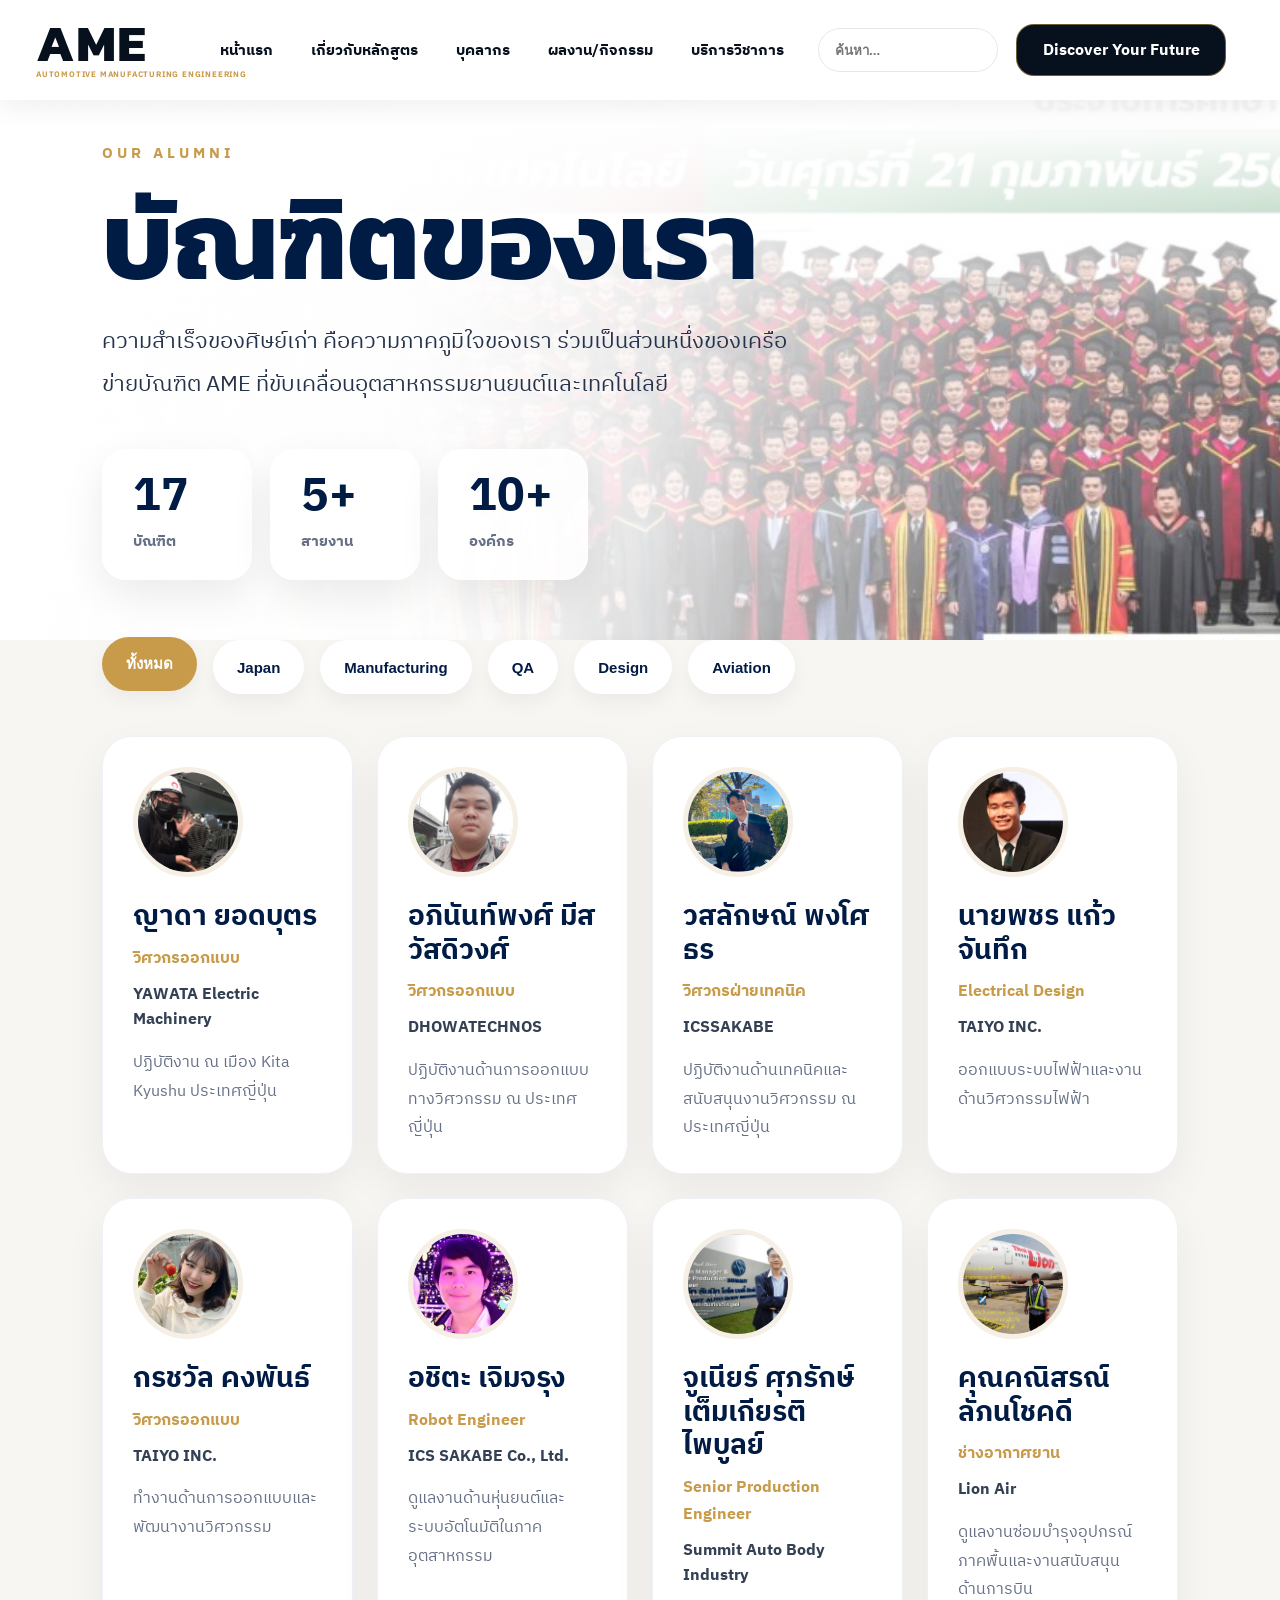
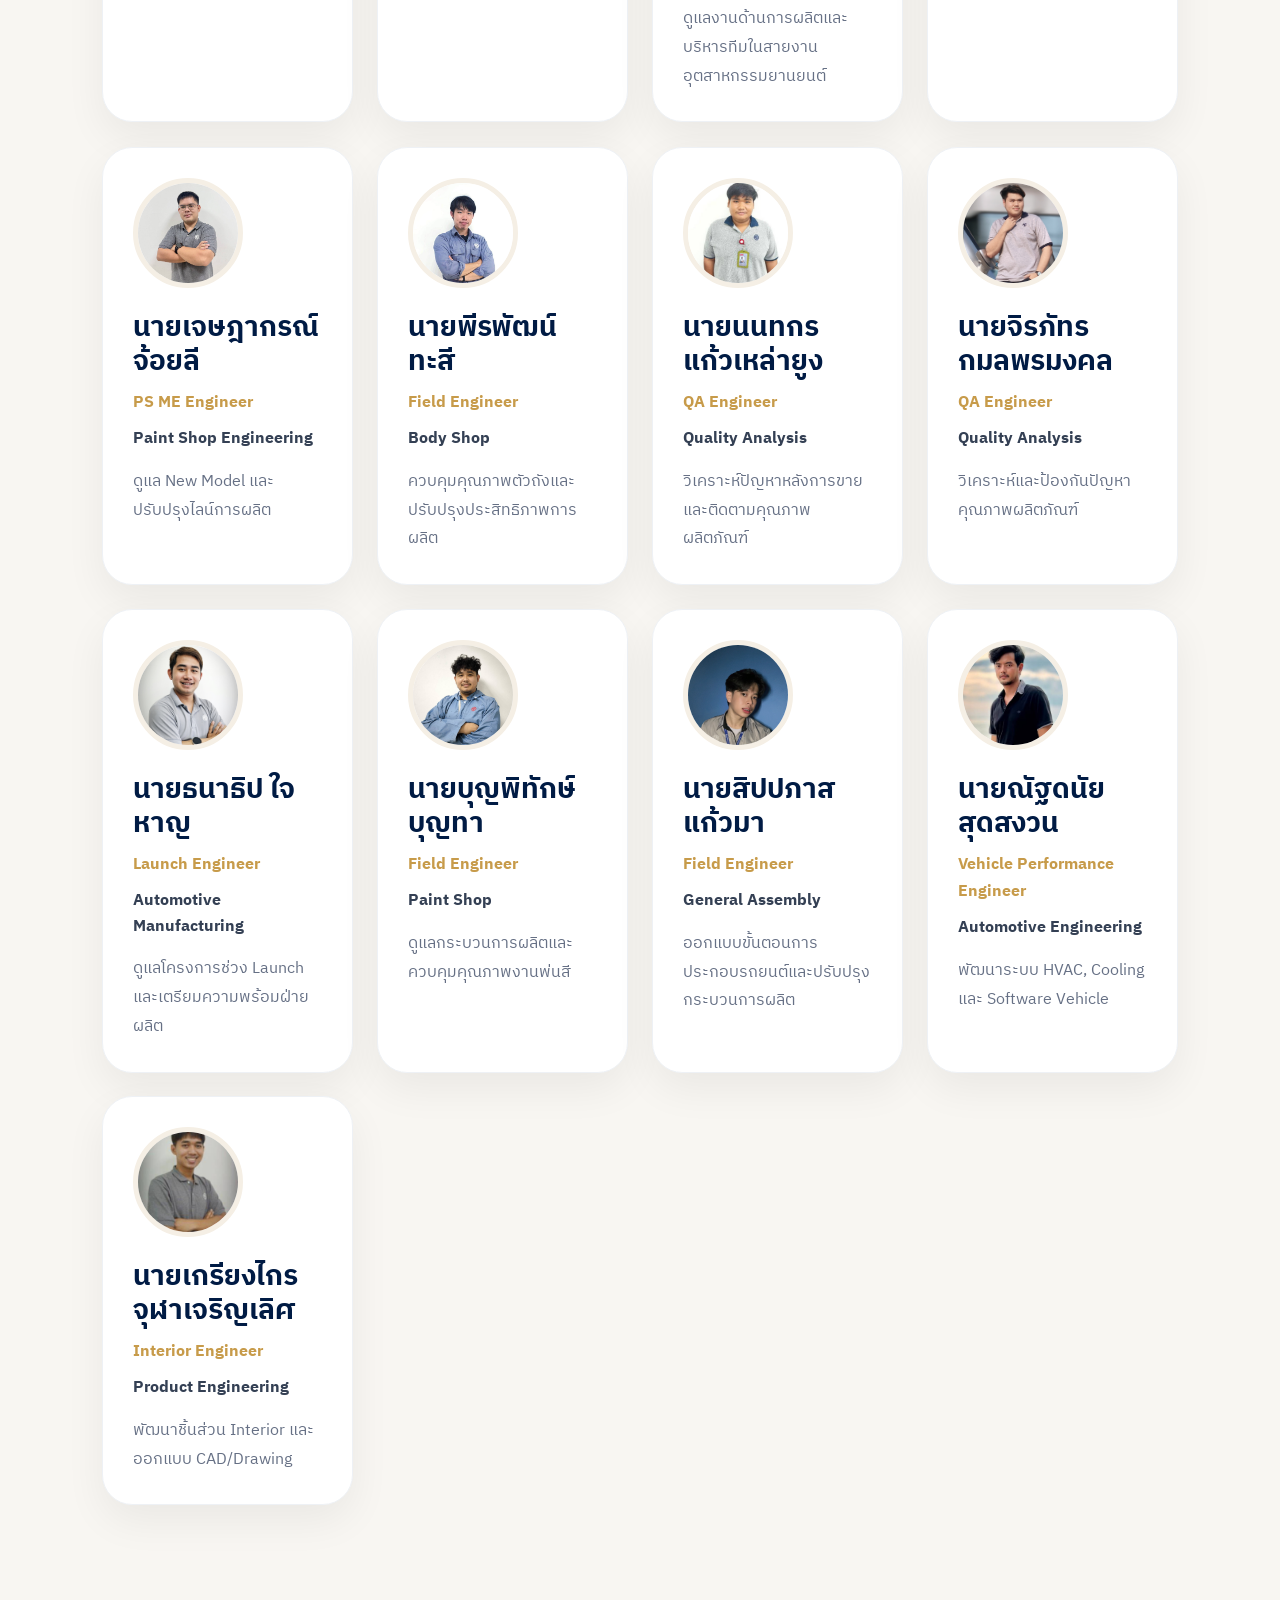
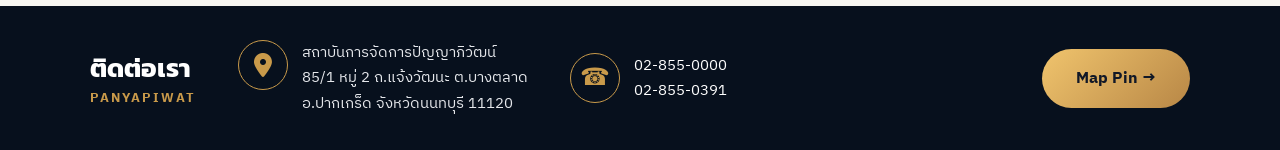
<file: alumni.html>
<!DOCTYPE html>
<html lang="th">
<head>
  <meta charset="UTF-8">
  <meta name="viewport" content="width=device-width, initial-scale=1.0">
  <title>AME</title>

  <link rel="preconnect" href="https://fonts.googleapis.com">
  <link rel="preconnect" href="https://fonts.gstatic.com" crossorigin>
  <link href="https://fonts.googleapis.com/css2?family=IBM+Plex+Sans+Thai:wght@300;400;500;600;700&family=Kanit:wght@400;500;600;700&display=swap" rel="stylesheet">

<link rel="stylesheet" href="css/theme.css">
<link rel="stylesheet" href="css/navbar.css">
<link rel="stylesheet" href="css/common.css">
<link rel="stylesheet" href="css/alumni.css">
<link rel="stylesheet" href="css/responsive.css">
<link rel="stylesheet"
href="https://cdnjs.cloudflare.com/ajax/libs/font-awesome/6.7.2/css/all.min.css">
</head>

<body>

<header class="header">
  <nav class="navbar">

    <a href="index.html" class="logo">
      <h1>AME</h1>
      <span>AUTOMOTIVE MANUFACTURING ENGINEERING</span>
    </a>

    <ul class="nav-menu">
      <li><a href="index.html">หน้าแรก</a></li>

      <li class="has-dropdown">
        <a href="#">เกี่ยวกับหลักสูตร</a>
<ul class="dropdown">
  <li><a href="about.html">ประวัติความเป็นมา</a></li>
  <li><a href="about-program.html">ข้อมูลหลักสูตร</a></li>
  <li><a href="curriculum.html">แผนการเรียน</a></li>
</ul>
      </li>

      <li><a href="personnel.html">บุคลากร</a></li>
      <li><a href="projects.html">ผลงาน/กิจกรรม</a></li>
      <li><a href="services.html">บริการวิชาการ</a></li>
      <li><a href="alumni.html">บัณฑิต</a></li>
      <li class="mobile-discover">
  <a href="contact.html">
    <i class="fa-solid fa-compass"></i>
    Discover Your Future
  </a>
</li>
    </ul>
    <div class="site-search">
  <input type="text" id="siteSearchInput" placeholder="ค้นหา...">
  <div id="siteSearchResults" class="search-results"></div>
</div>
<a href="contact.html" class="nav-btn">
  Discover Your Future
</a>

<button class="menu-toggle" id="menuToggle">
  ☰
</button>

</nav>
</header>

<!-- =========================
     ALUMNI SECTION
========================= -->



<section class="alumni-hero">
  <div class="alumni-content">
    <span class="alumni-kicker">OUR ALUMNI</span>
    <h1>บัณฑิตของเรา</h1>
    <p>
      ความสำเร็จของศิษย์เก่า คือความภาคภูมิใจของเรา
      ร่วมเป็นส่วนหนึ่งของเครือข่ายบัณฑิต AME ที่ขับเคลื่อนอุตสาหกรรมยานยนต์และเทคโนโลยี
    </p>

    <div class="alumni-stats">
      <div class="alumni-stat">
        <strong>17</strong>
        <span>บัณฑิต</span>
      </div>
      <div class="alumni-stat">
        <strong>5+</strong>
        <span>สายงาน</span>
      </div>
      <div class="alumni-stat">
        <strong>10+</strong>
        <span>องค์กร</span>
      </div>
    </div>
  </div>
</section>

<section class="alumni-section" id="graduates">

  <!-- FILTER -->

<div class="alumni-filter">

  <button class="active" data-filter="all">
    ทั้งหมด
  </button>

  <button data-filter="japan">
    Japan
  </button>

  <button data-filter="manufacturing">
    Manufacturing
  </button>

  <button data-filter="qa">
    QA
  </button>

  <button data-filter="design">
    Design
  </button>

  <button data-filter="aviation">
    Aviation
  </button>

</div>


<!-- GRID -->

<div class="alumni-grid">

  <!-- 1 -->
  <div class="alumni-card" data-category="japan design">
    
    <img src="assets/images/alumni1.png" alt="">
    <div class="alumni-info">
      <h3>ญาดา ยอดบุตร</h3>
      <span class="job">วิศวกรออกแบบ</span>
      <p class="company">YAWATA Electric Machinery</p>
      <p class="desc">ปฏิบัติงาน ณ เมือง Kita Kyushu ประเทศญี่ปุ่น</p>
    </div>
  </div>

  <!-- 2 -->
  <div class="alumni-card" data-category="japan design">
    
    <img src="assets/images/alumni2.png" alt="">
    <div class="alumni-info">
      <h3>อภินันท์พงศ์ มีสวัสดิวงศ์</h3>
      <span class="job">วิศวกรออกแบบ</span>
      <p class="company">DHOWATECHNOS</p>
      <p class="desc">ปฏิบัติงานด้านการออกแบบทางวิศวกรรม ณ ประเทศญี่ปุ่น</p>
    </div>
  </div>

  <!-- 3 -->
  <div class="alumni-card" data-category="japan manufacturing">
    
    <img src="assets/images/alumni3.png" alt="">
    <div class="alumni-info">
      <h3>วสลักษณ์ พงโศธร</h3>
      <span class="job">วิศวกรฝ่ายเทคนิค</span>
      <p class="company">ICSSAKABE</p>
      <p class="desc">ปฏิบัติงานด้านเทคนิคและสนับสนุนงานวิศวกรรม ณ ประเทศญี่ปุ่น</p>
    </div>
  </div>

  <!-- 4 -->
  <div class="alumni-card" data-category="japan design">
    
    <img src="assets/images/alumni4.png" alt="">
    <div class="alumni-info">
      <h3>นายพชร แก้วจันทึก</h3>
      <span class="job">Electrical Design</span>
      <p class="company">TAIYO INC.</p>
      <p class="desc">ออกแบบระบบไฟฟ้าและงานด้านวิศวกรรมไฟฟ้า</p>
    </div>
  </div>

  <!-- 5 -->
  <div class="alumni-card" data-category="japan design">
    
    <img src="assets/images/alumni5.png" alt="">
    <div class="alumni-info">
      <h3>กรชวัล คงพันธ์</h3>
      <span class="job">วิศวกรออกแบบ</span>
      <p class="company">TAIYO INC.</p>
      <p class="desc">ทำงานด้านการออกแบบและพัฒนางานวิศวกรรม</p>
    </div>
  </div>

  <!-- 6 -->
  <div class="alumni-card" data-category="japan automation">
    
    <img src="assets/images/alumni6.png" alt="">
    <div class="alumni-info">
      <h3>อชิตะ เจิมจรุง</h3>
      <span class="job">Robot Engineer</span>
      <p class="company">ICS SAKABE Co., Ltd.</p>
      <p class="desc">ดูแลงานด้านหุ่นยนต์และระบบอัตโนมัติในภาคอุตสาหกรรม</p>
    </div>
  </div>

  <!-- 7 -->
  <div class="alumni-card" data-category="manufacturing">
    
    <img src="assets/images/alumni7.png" alt="">
    <div class="alumni-info">
      <h3>จูเนียร์ ศุภรักษ์ เต็มเกียรติไพบูลย์</h3>
      <span class="job">Senior Production Engineer</span>
      <p class="company">Summit Auto Body Industry</p>
      <p class="desc">ดูแลงานด้านการผลิตและบริหารทีมในสายงานอุตสาหกรรมยานยนต์</p>
    </div>
  </div>

  <!-- 8 -->
  <div class="alumni-card" data-category="aviation">
    
    <img src="assets/images/alumni8.png" alt="">
    <div class="alumni-info">
      <h3>คุณคณิสรณ์ ลัภนโชคดี</h3>
      <span class="job">ช่างอากาศยาน</span>
      <p class="company">Lion Air</p>
      <p class="desc">ดูแลงานซ่อมบำรุงอุปกรณ์ภาคพื้นและงานสนับสนุนด้านการบิน</p>
    </div>
  </div>

  <!-- 9 -->
  <div class="alumni-card" data-category="manufacturing">
    
    <img src="assets/images/alumni9.png" alt="">
    <div class="alumni-info">
      <h3>นายเจษฎากรณ์ จ้อยลี</h3>
      <span class="job">PS ME Engineer</span>
      <p class="company">Paint Shop Engineering</p>
      <p class="desc">ดูแล New Model และปรับปรุงไลน์การผลิต</p>
    </div>
  </div>

  <!-- 10 -->
  <div class="alumni-card" data-category="manufacturing">
    
    <img src="assets/images/alumni10.png" alt="">
    <div class="alumni-info">
      <h3>นายพีรพัฒน์ ทะสี</h3>
      <span class="job">Field Engineer</span>
      <p class="company">Body Shop</p>
      <p class="desc">ควบคุมคุณภาพตัวถังและปรับปรุงประสิทธิภาพการผลิต</p>
    </div>
  </div>

  <!-- 11 -->
  <div class="alumni-card" data-category="qa">
   
    <img src="assets/images/alumni11.png" alt="">
    <div class="alumni-info">
      <h3>นายนนทกร แก้วเหล่ายูง</h3>
      <span class="job">QA Engineer</span>
      <p class="company">Quality Analysis</p>
      <p class="desc">วิเคราะห์ปัญหาหลังการขายและติดตามคุณภาพผลิตภัณฑ์</p>
    </div>
  </div>

  <!-- 12 -->
  <div class="alumni-card" data-category="qa">
    
    <img src="assets/images/alumni12.png" alt="">
    <div class="alumni-info">
      <h3>นายจิรภัทร กมลพรมงคล</h3>
      <span class="job">QA Engineer</span>
      <p class="company">Quality Analysis</p>
      <p class="desc">วิเคราะห์และป้องกันปัญหาคุณภาพผลิตภัณฑ์</p>
    </div>
  </div>

  <!-- 13 -->
  <div class="alumni-card" data-category="manufacturing">
    
    <img src="assets/images/alumni13.png" alt="">
    <div class="alumni-info">
      <h3>นายธนาธิป ใจหาญ</h3>
      <span class="job">Launch Engineer</span>
      <p class="company">Automotive Manufacturing</p>
      <p class="desc">ดูแลโครงการช่วง Launch และเตรียมความพร้อมฝ่ายผลิต</p>
    </div>
  </div>

  <!-- 14 -->
  <div class="alumni-card" data-category="manufacturing">
    
    <img src="assets/images/alumni14.png" alt="">
    <div class="alumni-info">
      <h3>นายบุญพิทักษ์ บุญทา</h3>
      <span class="job">Field Engineer</span>
      <p class="company">Paint Shop</p>
      <p class="desc">ดูแลกระบวนการผลิตและควบคุมคุณภาพงานพ่นสี</p>
    </div>
  </div>

  <!-- 15 -->
  <div class="alumni-card" data-category="manufacturing">
    
    <img src="assets/images/alumni15.png" alt="">
    <div class="alumni-info">
      <h3>นายสิปปภาส แก้วมา</h3>
      <span class="job">Field Engineer</span>
      <p class="company">General Assembly</p>
      <p class="desc">ออกแบบขั้นตอนการประกอบรถยนต์และปรับปรุงกระบวนการผลิต</p>
    </div>
  </div>

  <!-- 16 -->
  <div class="alumni-card" data-category="design">
    
    <img src="assets/images/alumni16.png" alt="">
    <div class="alumni-info">
      <h3>นายณัฐดนัย สุดสงวน</h3>
      <span class="job">Vehicle Performance Engineer</span>
      <p class="company">Automotive Engineering</p>
      <p class="desc">พัฒนาระบบ HVAC, Cooling และ Software Vehicle</p>
    </div>
  </div>

  <!-- 17 -->
  <div class="alumni-card" data-category="design">
    
    <img src="assets/images/alumni17.png" alt="">
    <div class="alumni-info">
      <h3>นายเกรียงไกร จุฬาเจริญเลิศ</h3>
      <span class="job">Interior Engineer</span>
      <p class="company">Product Engineering</p>
      <p class="desc">พัฒนาชิ้นส่วน Interior และออกแบบ CAD/Drawing</p>
    </div>
  </div>

</div>

</section>
<script>

const filterButtons = document.querySelectorAll(".alumni-filter button");
const alumniCards = document.querySelectorAll(".alumni-card");

filterButtons.forEach(button => {

  button.addEventListener("click", () => {

    document
      .querySelector(".alumni-filter .active")
      .classList.remove("active");

    button.classList.add("active");

    const filter = button.dataset.filter;

    alumniCards.forEach(card => {

      if(filter === "all"){
        card.style.display = "block";
      }

      else if(card.dataset.category.includes(filter)){
        card.style.display = "block";
      }

      else{
        card.style.display = "none";
      }

    });

  });

});

</script>
<section class="contact-bar">

  <div class="contact-info">

    <div class="contact-title">
      <h3>ติดต่อเรา</h3>
      <p>PANYAPIWAT</p>
    </div>

    <div class="contact-item">
      <span class="contact-icon">
    <i class="fa-solid fa-location-dot"></i>
</span>
      <p>
        สถาบันการจัดการปัญญาภิวัฒน์<br>
        85/1 หมู่ 2 ถ.แจ้งวัฒนะ ต.บางตลาด<br>
        อ.ปากเกร็ด จังหวัดนนทบุรี 11120
      </p>
    </div>

    <div class="contact-item">
      <span>☎</span>
<p>
  <a href="tel:+6628550000">02-855-0000</a><br>
  <a href="tel:+6628550391">02-855-0391</a>
</p>
    </div>

  </div>

  <a href="https://maps.app.goo.gl/JNx87e4YphjHpJsL9" target="_blank" class="map-btn">
    Map Pin →
  </a>

</section>

<script src="js/navbar.js"></script>
<script src="js/search-data.js"></script>
<script src="js/search.js"></script>
</body>
</html>
</file>
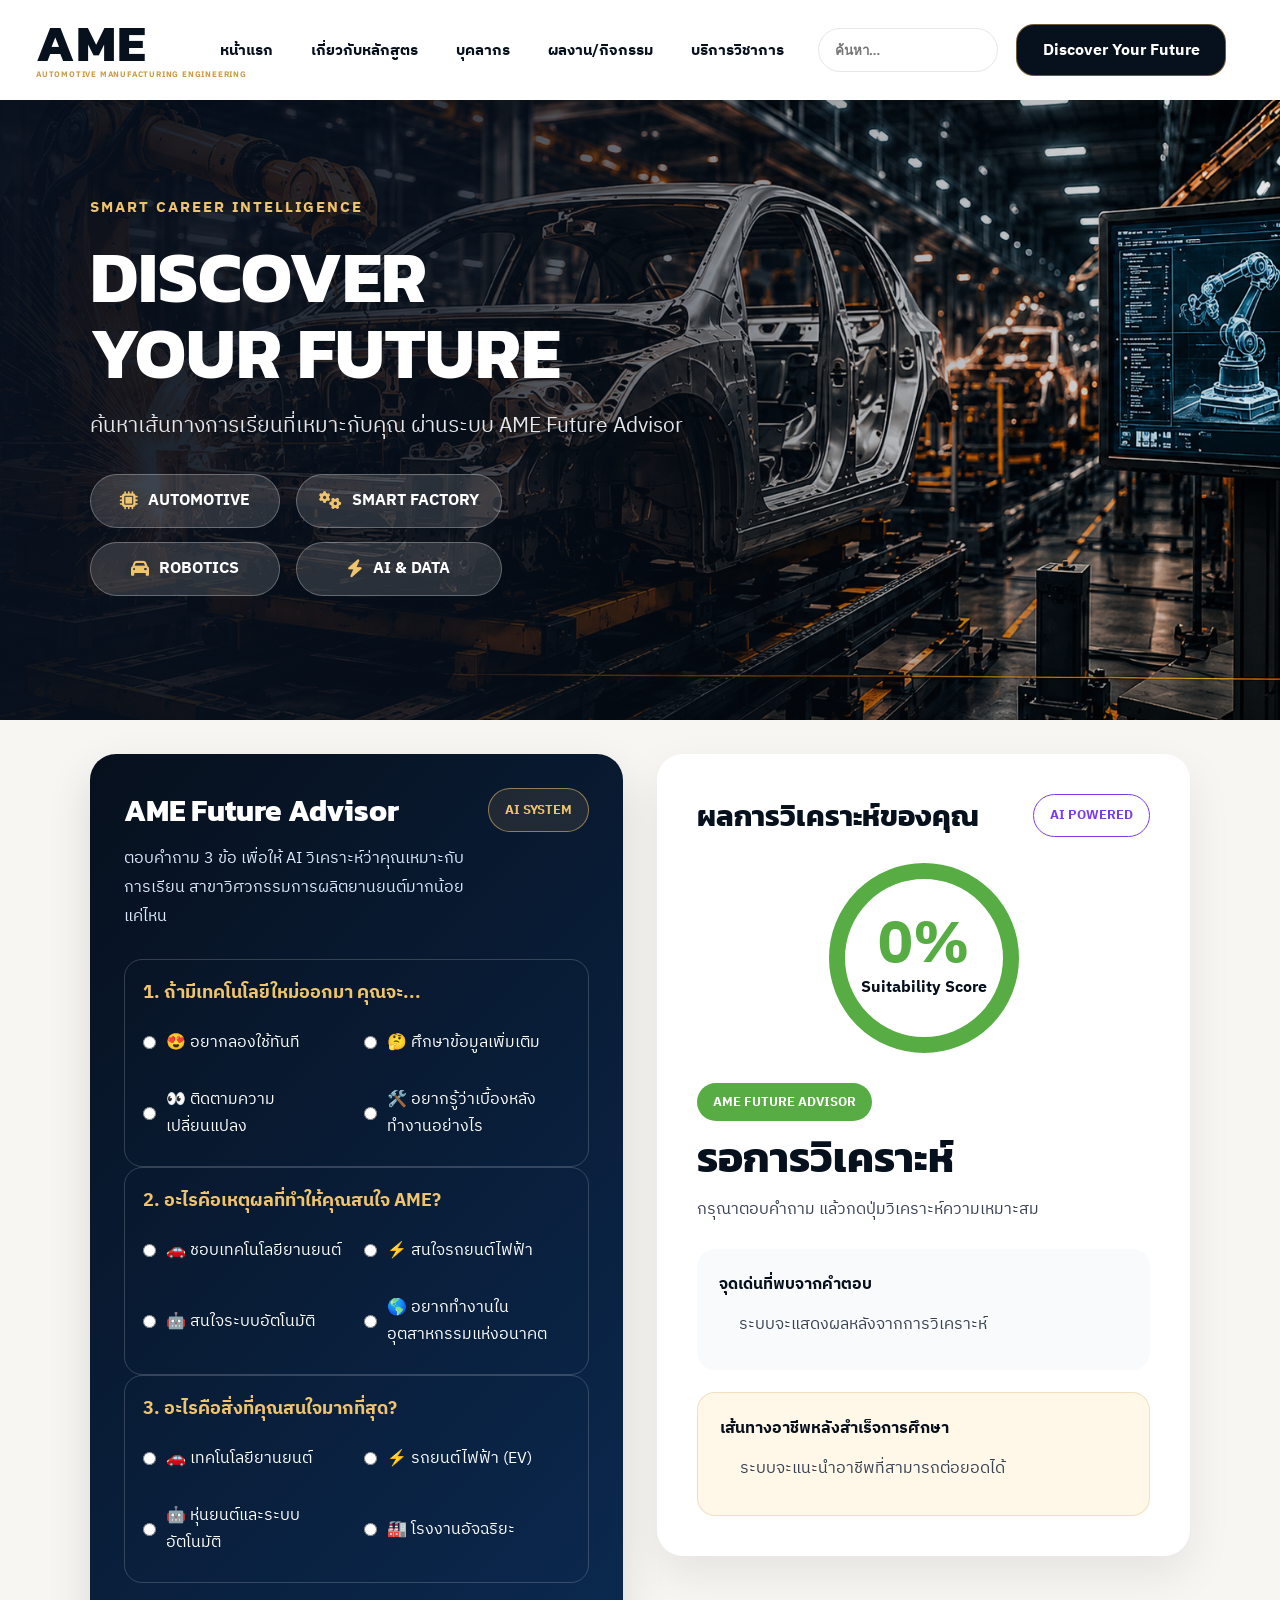
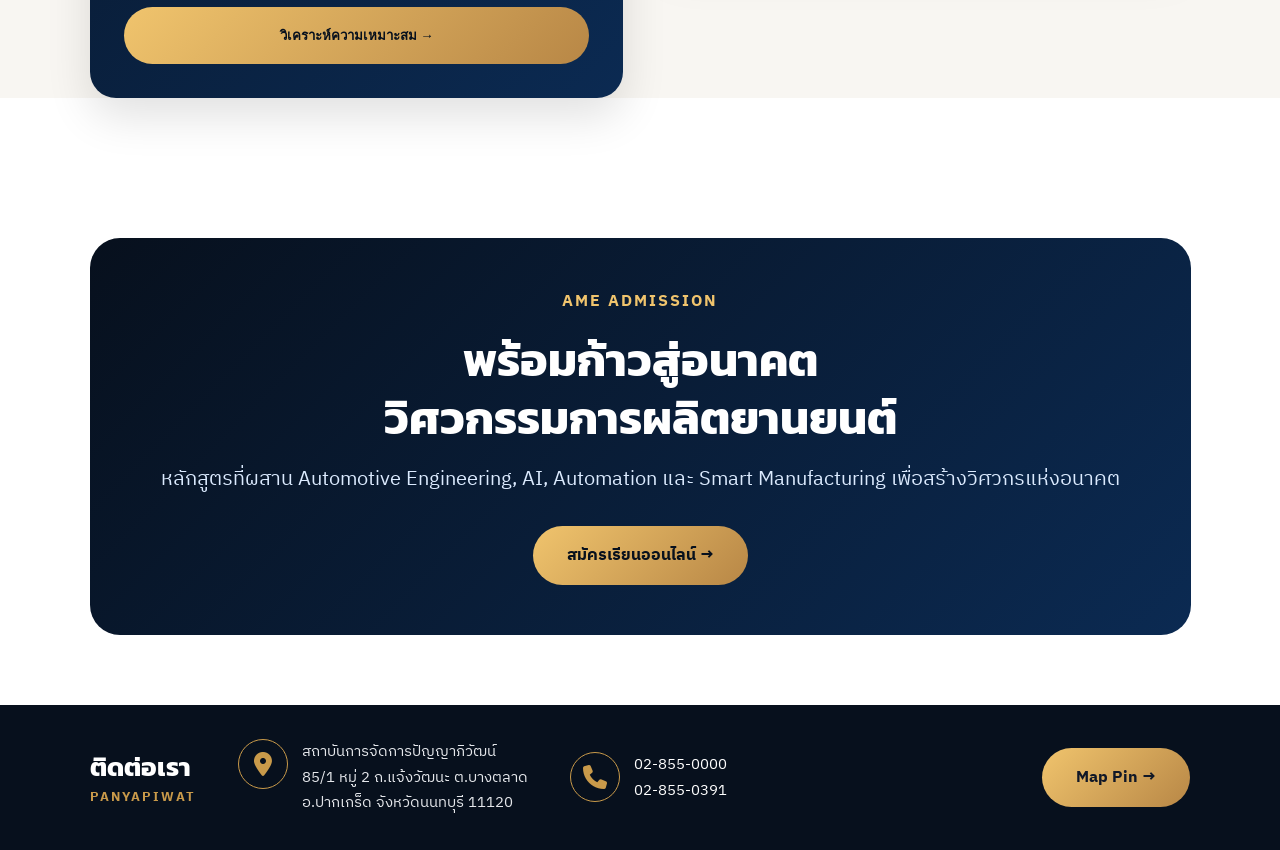
<file: contact.html>
<!DOCTYPE html>
<html lang="th">
<head>
  <meta charset="UTF-8">
  <meta name="viewport" content="width=device-width, initial-scale=1.0">
  <title>Discover Your Future | AME</title>

  <link rel="preconnect" href="https://fonts.googleapis.com">
  <link rel="preconnect" href="https://fonts.gstatic.com" crossorigin>

  <link href="https://fonts.googleapis.com/css2?family=IBM+Plex+Sans+Thai:wght@300;400;500;600;700&family=Kanit:wght@400;500;600;700&display=swap" rel="stylesheet">

<link rel="stylesheet" href="css/theme.css">
<link rel="stylesheet" href="css/navbar.css">
<link rel="stylesheet" href="css/common.css">
<link rel="stylesheet" href="css/discover.css">
<link rel="stylesheet" href="css/responsive.css">
<link rel="stylesheet"
href="https://cdnjs.cloudflare.com/ajax/libs/font-awesome/6.7.2/css/all.min.css">
</head>

<body>

<header class="header">
  <nav class="navbar">

    <a href="index.html" class="logo">
      <h1>AME</h1>
      <span>AUTOMOTIVE MANUFACTURING ENGINEERING</span>
    </a>

    <ul class="nav-menu">

      <li><a href="index.html">หน้าแรก</a></li>

      <li class="has-dropdown">
        <a href="#">เกี่ยวกับหลักสูตร</a>

        <ul class="dropdown">
          <li><a href="about.html">ประวัติความเป็นมา</a></li>
          <li><a href="about-program.html">ข้อมูลหลักสูตร</a></li>
          <li><a href="curriculum.html">แผนการเรียน</a></li>
        </ul>
      </li>

      <li><a href="personnel.html">บุคลากร</a></li>
      <li><a href="projects.html">ผลงาน/กิจกรรม</a></li>
      <li><a href="services.html">บริการวิชาการ</a></li>
      <li><a href="alumni.html">บัณฑิต</a></li>
<li class="mobile-discover">
  <a href="contact.html">
    <i class="fa-solid fa-compass"></i>
    Discover Your Future
  </a>
</li>
    </ul>
<div class="site-search">
  <input type="text" id="siteSearchInput" placeholder="ค้นหา...">
  <div id="siteSearchResults" class="search-results"></div>
</div>
<a href="contact.html" class="nav-btn">
  Discover Your Future
</a>

<button class="menu-toggle" id="menuToggle">
  ☰
</button>

</nav>
</header>

<section class="ai-admission-section"id="advisor">

  <div class="ai-admission-container">

    <!-- HERO -->

    <div class="ai-admission-hero">

      <div class="hero-overlay"></div>

      <div class="ai-admission-copy">

        <span class="ai-kicker">
          SMART CAREER INTELLIGENCE
        </span>

        <h2>
          Discover<br>
          Your Future
        </h2>

        <p>
          ค้นหาเส้นทางการเรียนที่เหมาะกับคุณ
          ผ่านระบบ AME Future Advisor
        </p>

      <div class="ai-visual">

        <div class="ai-feature-list">

          <span><i class="fa-solid fa-microchip"></i> AUTOMOTIVE</span>

          <span><i class="fa-solid fa-gears"></i> SMART FACTORY</span>

          <span><i class="fa-solid fa-car"></i> ROBOTICS</span>

          <span><i class="fa-solid fa-bolt"></i> AI & DATA</span>

        </div>

      </div>
      </div>

     

    </div>



    <!-- MAIN -->

    <div class="ai-main-layout">


      <!-- ซ้าย -->

      <div class="career-match-panel">

        <div class="match-head">

          <div>

            <h3>AME Future Advisor</h3>

            <p>

              ตอบคำถาม 3 ข้อ

              เพื่อให้ AI วิเคราะห์ว่าคุณเหมาะกับการเรียน

              สาขาวิศวกรรมการผลิตยานยนต์มากน้อยแค่ไหน

            </p>

          </div>

          <span>AI SYSTEM</span>

        </div>


        <form class="career-open-form" id="careerForm">

          <div id="questionContainer"></div>

          <button

            type="submit"

            class="ai-btn-primary">

            วิเคราะห์ความเหมาะสม →

          </button>

        </form>

      </div>



      <!-- ขวา -->

      <div

        class="result-preview"

        id="careerResult">


        <div class="result-head">

          <h3>ผลการวิเคราะห์ของคุณ</h3>

          <span class="ai-powered">

            AI POWERED

          </span>

        </div>


        <div class="result-score">

          <strong id="matchPercent">

            0%

          </strong>

          <span>

            Suitability Score

          </span>

        </div>



        <div class="result-title">

          <small>

            AME FUTURE ADVISOR

          </small>


          <h3 id="careerTitle">

            รอการวิเคราะห์

          </h3>


          <p id="careerDescription">

            กรุณาตอบคำถาม

            แล้วกดปุ่มวิเคราะห์ความเหมาะสม

          </p>

        </div>



        <div class="reason-box">

          <h4>

            จุดเด่นที่พบจากคำตอบ

          </h4>


          <ul id="reasonList">

            <li>

              ระบบจะแสดงผลหลังจากการวิเคราะห์

            </li>

          </ul>

        </div>



        <div class="career-path-box">

          <h4>

            เส้นทางอาชีพหลังสำเร็จการศึกษา

          </h4>


          <ul id="careerList">

            <li>

              ระบบจะแนะนำอาชีพที่สามารถต่อยอดได้

            </li>

          </ul>

        </div>

      </div>



    </div>

  </div>

</section>

<section class="admission-section">

  <div class="admission-card">

    <span>AME ADMISSION</span>

    <h2>
      พร้อมก้าวสู่อนาคต<br>
      วิศวกรรมการผลิตยานยนต์
    </h2>

    <p>
      หลักสูตรที่ผสาน Automotive Engineering,
      AI, Automation และ Smart Manufacturing
      เพื่อสร้างวิศวกรแห่งอนาคต
    </p>

    <a href="https://www.pim.ac.th/faculty/bachelor"
       target="_blank"
       class="admission-btn">
      สมัครเรียนออนไลน์ →
    </a>

  </div>

</section>
<section class="contact-bar">

  <div class="contact-info">

    <div class="contact-title">
      <h3>ติดต่อเรา</h3>
      <p>PANYAPIWAT</p>
    </div>

    <div class="contact-item">
      <span>
    <i class="fa-solid fa-location-dot"></i>
</span>

      <p>
        สถาบันการจัดการปัญญาภิวัฒน์<br>
        85/1 หมู่ 2 ถ.แจ้งวัฒนะ ต.บางตลาด<br>
        อ.ปากเกร็ด จังหวัดนนทบุรี 11120
      </p>

    </div>

    <div class="contact-item">

      <span>
    <i class="fa-solid fa-phone"></i>
</span>

<p>
  <a href="tel:+6628550000">02-855-0000</a><br>
  <a href="tel:+6628550391">02-855-0391</a>
</p>

    </div>

  </div>

  <a href="https://maps.app.goo.gl/JNx87e4YphjHpJsL9"
     target="_blank"
     class="map-btn">
    Map Pin →
  </a>

</section>

<script src="js/navbar.js"></script>
<script src="js/discover.js"></script>
<script src="js/search-data.js"></script>
<script src="js/search.js"></script>
</body>
</html>
</file>
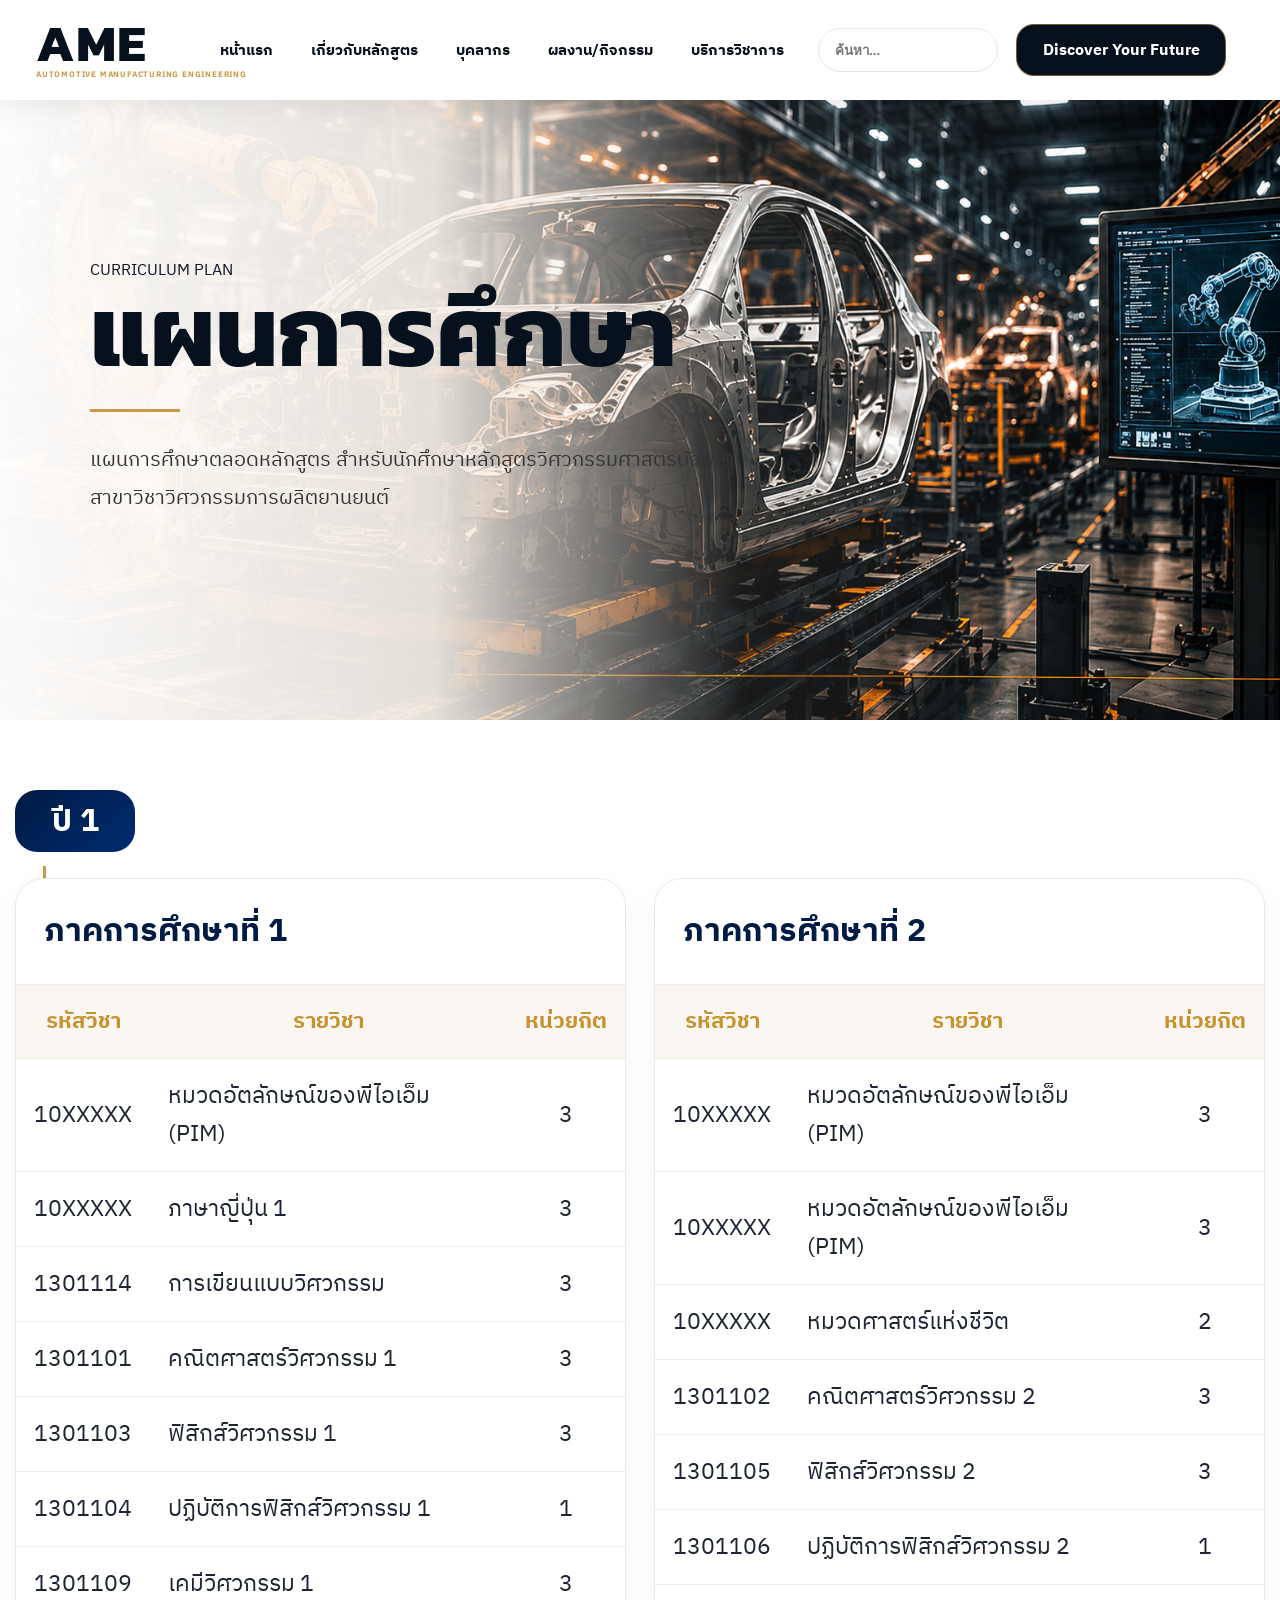
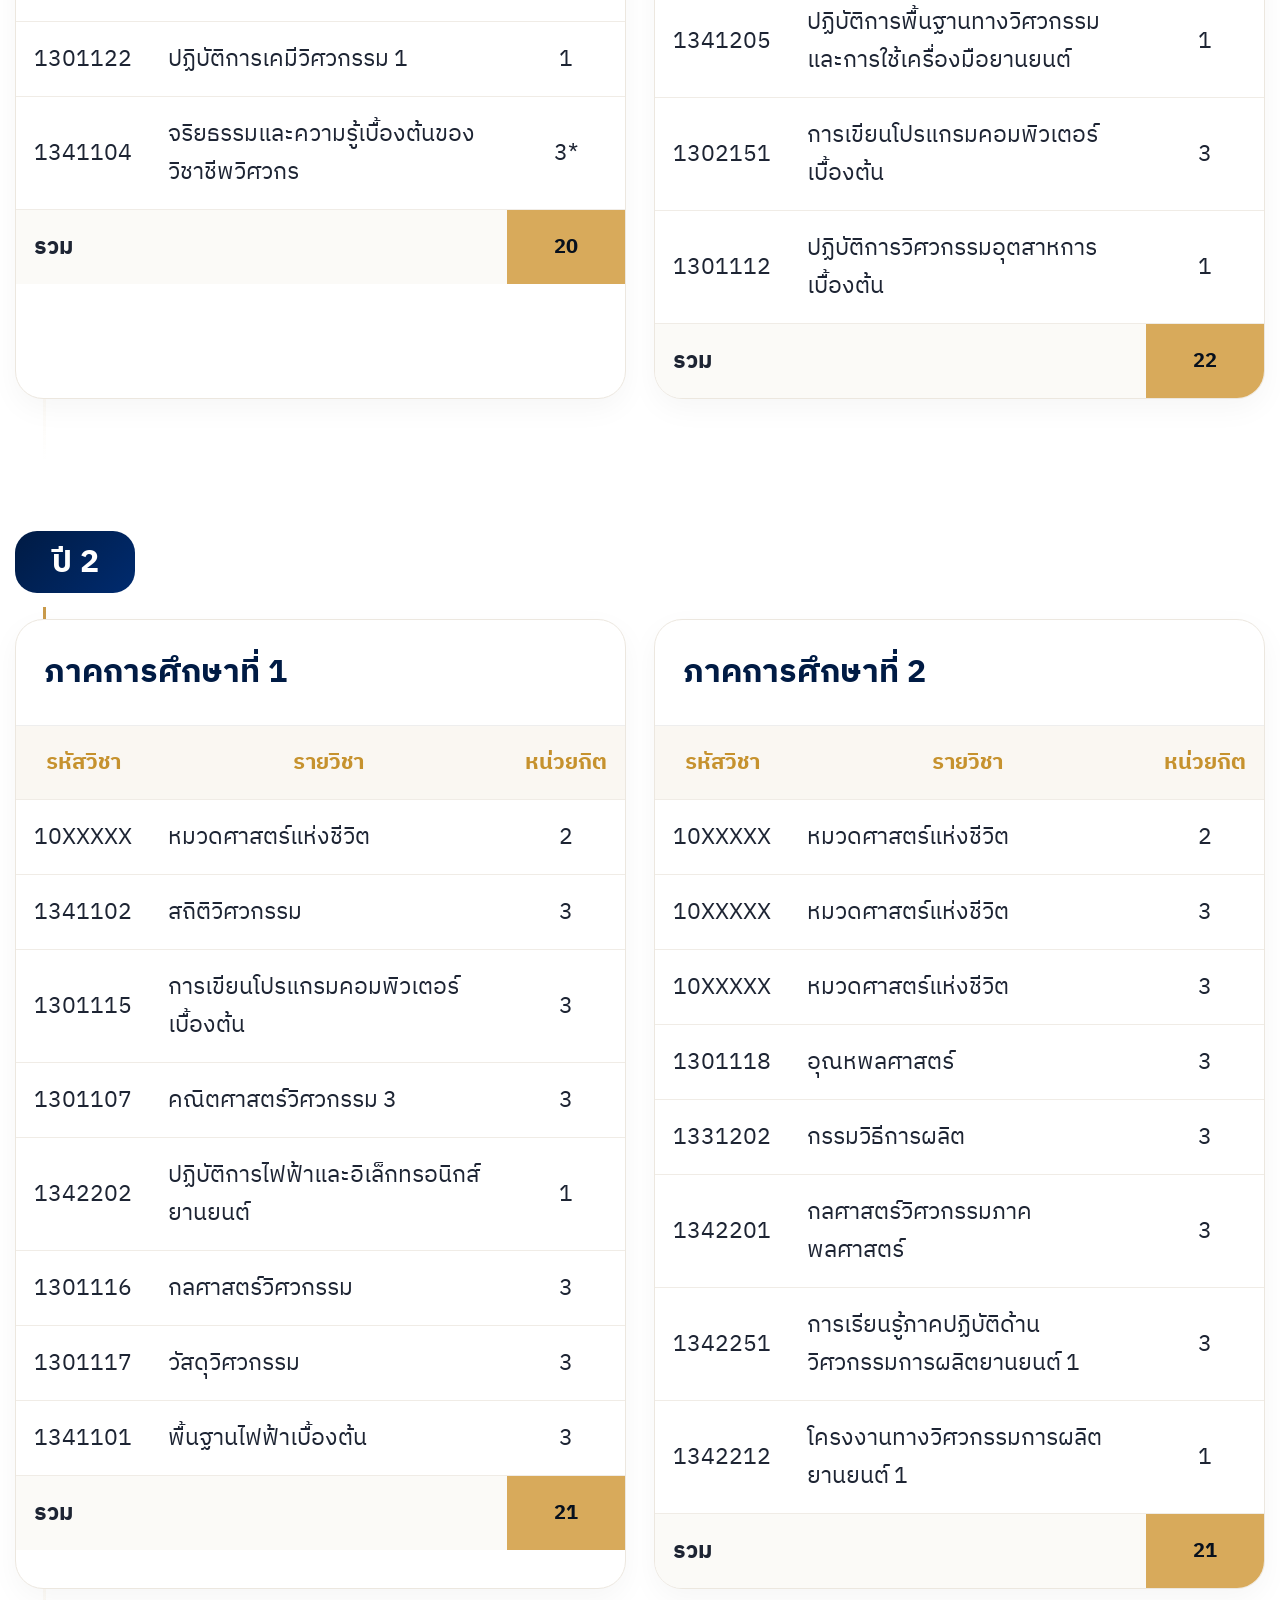
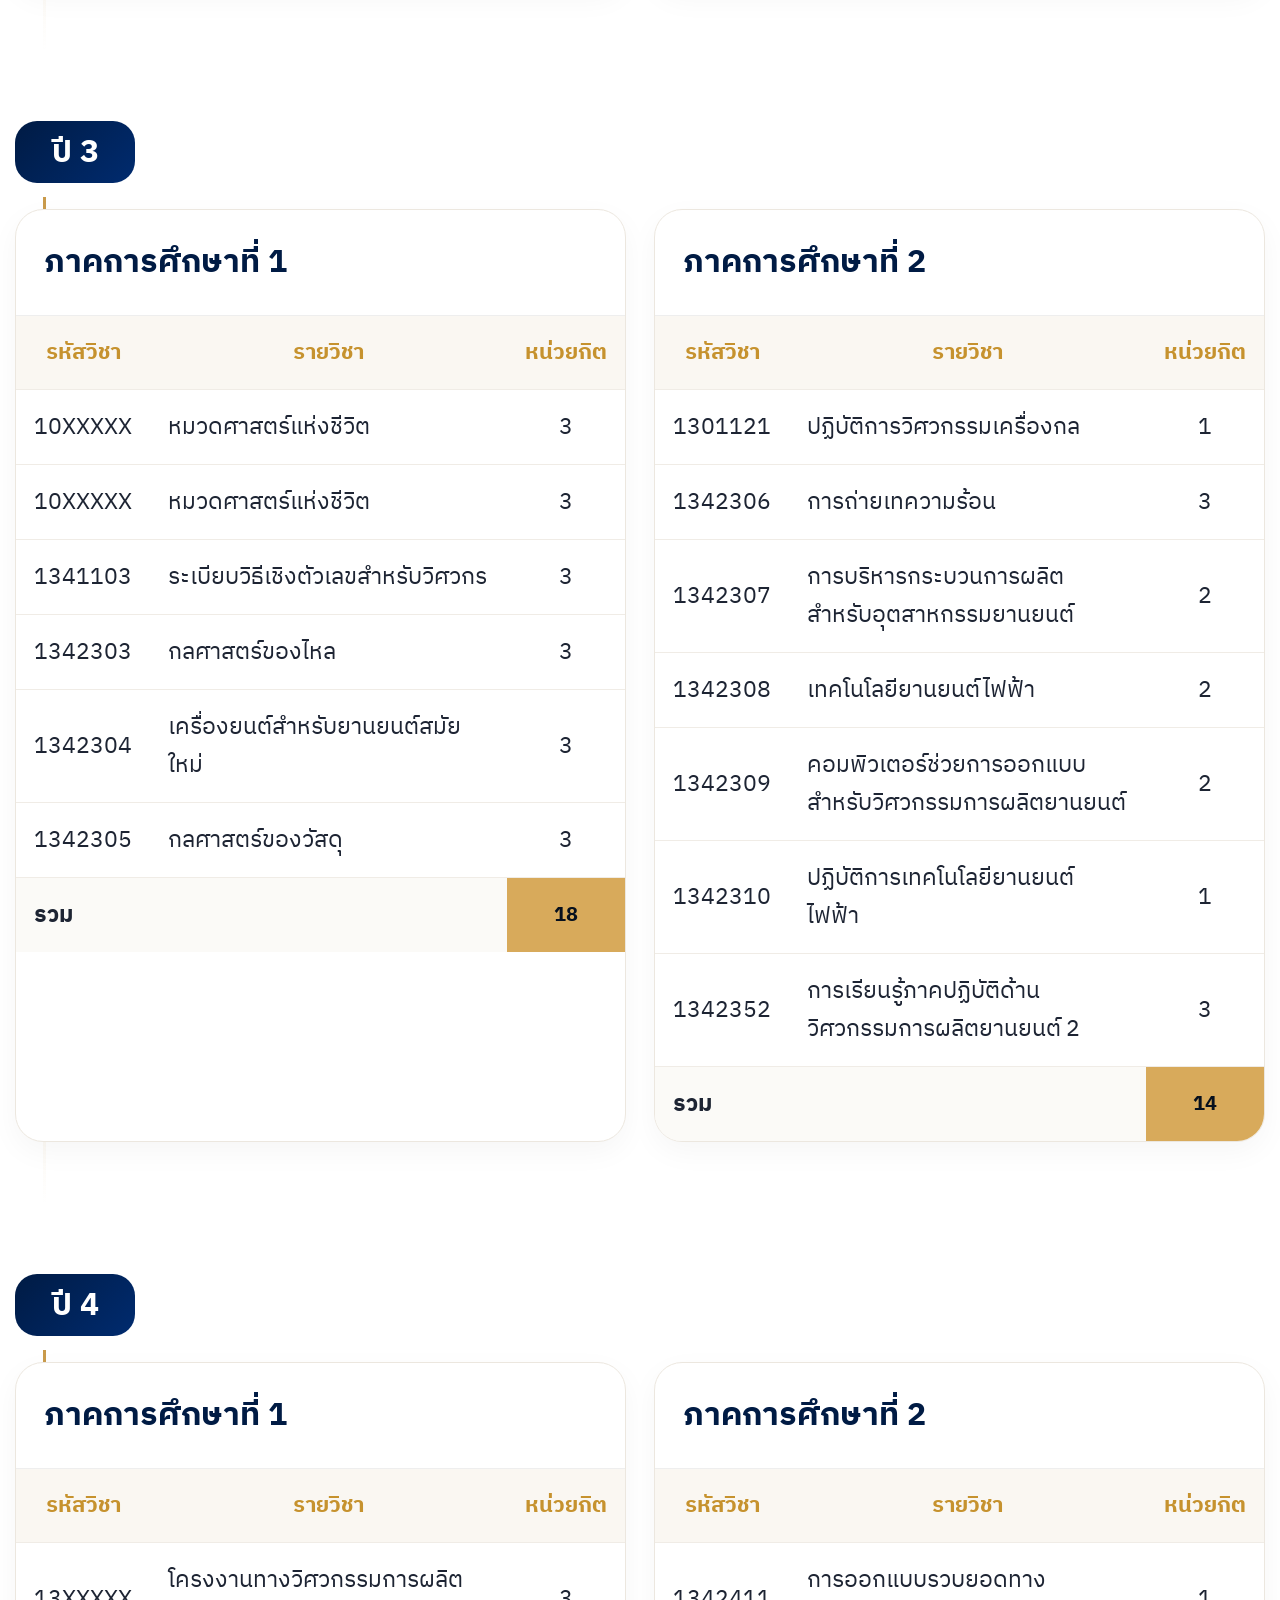
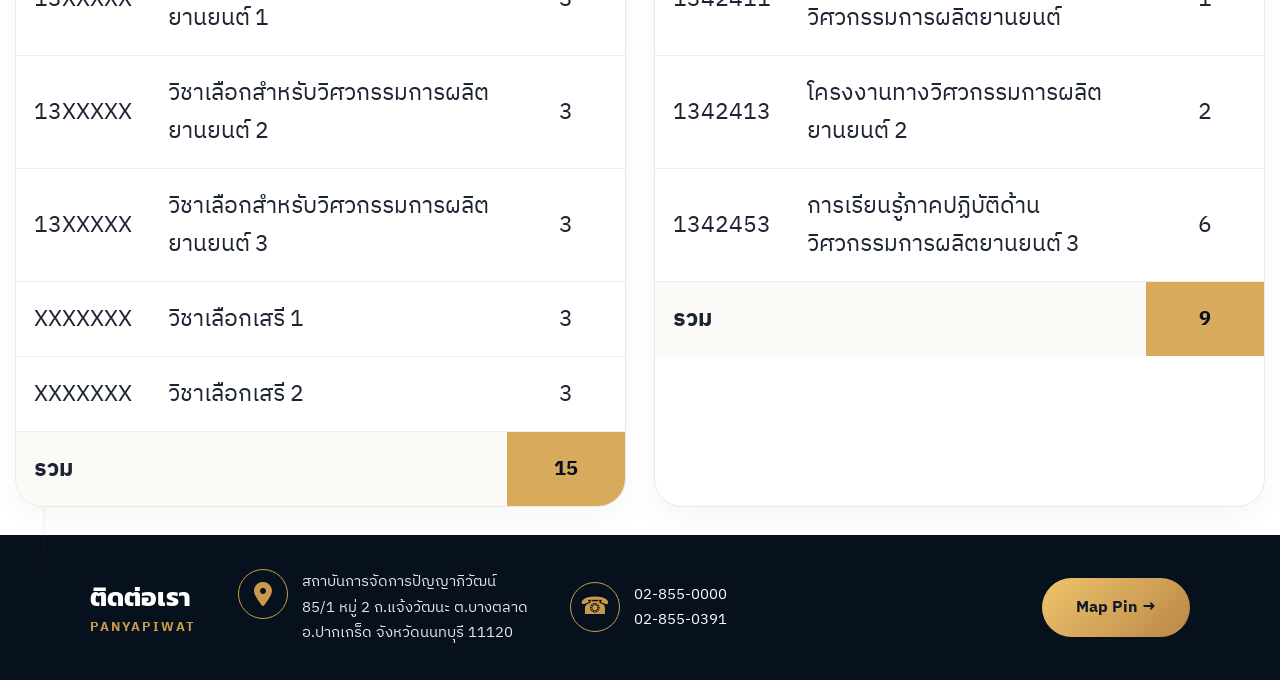
<file: curriculum.html>
<!DOCTYPE html>
<html lang="th">
<head>
  <meta charset="UTF-8">
  <meta name="viewport" content="width=device-width, initial-scale=1.0">
  <title>AME</title>

  <link rel="preconnect" href="https://fonts.googleapis.com">
  <link rel="preconnect" href="https://fonts.gstatic.com" crossorigin>
  <link href="https://fonts.googleapis.com/css2?family=IBM+Plex+Sans+Thai:wght@300;400;500;600;700&family=Kanit:wght@400;500;600;700&display=swap" rel="stylesheet">

<link rel="stylesheet" href="css/theme.css">
<link rel="stylesheet" href="css/navbar.css">
<link rel="stylesheet" href="css/common.css">
<link rel="stylesheet" href="css/curriculum.css">
<link rel="stylesheet" href="css/responsive.css">
<link rel="stylesheet"
href="https://cdnjs.cloudflare.com/ajax/libs/font-awesome/6.7.2/css/all.min.css">
</head>

<body>

<header class="header">
  <nav class="navbar">

    <a href="index.html" class="logo">
      <h1>AME</h1>
      <span>AUTOMOTIVE MANUFACTURING ENGINEERING</span>
    </a>

    <ul class="nav-menu">
      <li><a href="index.html">หน้าแรก</a></li>

      <li class="has-dropdown">
        <a href="#">เกี่ยวกับหลักสูตร</a>
<ul class="dropdown">
  <li><a href="about.html">ประวัติความเป็นมา</a></li>
  <li><a href="about-program.html">ข้อมูลหลักสูตร</a></li>
  <li><a href="curriculum.html">แผนการเรียน</a></li>
</ul>
      </li>

      <li><a href="personnel.html">บุคลากร</a></li>
      <li><a href="projects.html">ผลงาน/กิจกรรม</a></li>
      <li><a href="services.html">บริการวิชาการ</a></li>
      <li><a href="alumni.html">บัณฑิต</a></li>
      <li class="mobile-discover">
  <a href="contact.html">
    <i class="fa-solid fa-compass"></i>
    Discover Your Future
  </a>
</li>
    </ul>
<div class="site-search">
  <input type="text" id="siteSearchInput" placeholder="ค้นหา...">
  <div id="siteSearchResults" class="search-results"></div>
</div>
<a href="contact.html" class="nav-btn">
  Discover Your Future
</a>

<button class="menu-toggle" id="menuToggle">
  ☰
</button>

</nav>
</header>
<section class="page-hero">

  <div class="page-hero-content">

    <span class="page-hero-sub">
      CURRICULUM PLAN
    </span>

    <h1>แผนการศึกษา</h1>

    <div class="page-hero-line"></div>

    <p>
      แผนการศึกษาตลอดหลักสูตร สำหรับนักศึกษาหลักสูตรวิศวกรรมศาสตรบัณฑิต
      สาขาวิชาวิศวกรรมการผลิตยานยนต์
    </p>

  </div>

</section>

<div class="studyplan-grid" id="curriculum-plan">

  <!-- YEAR 1 -->
  <section class="year-block">
    <div class="year-title"><span>ปี 1</span></div>

    <div class="semester-grid">
      <div class="semester-card">
        <div class="semester-head"><h3>ภาคการศึกษาที่ 1</h3></div>
        <table class="curriculum-table">
          <thead><tr><th>รหัสวิชา</th><th>รายวิชา</th><th>หน่วยกิต</th></tr></thead>
          <tbody>
            <tr><td>10XXXXX</td><td>หมวดอัตลักษณ์ของพีไอเอ็ม (PIM)</td><td>3</td></tr>
            <tr><td>10XXXXX</td><td>ภาษาญี่ปุ่น 1</td><td>3</td></tr>
            <tr><td>1301114</td><td>การเขียนแบบวิศวกรรม</td><td>3</td></tr>
            <tr><td>1301101</td><td>คณิตศาสตร์วิศวกรรม 1</td><td>3</td></tr>
            <tr><td>1301103</td><td>ฟิสิกส์วิศวกรรม 1</td><td>3</td></tr>
            <tr><td>1301104</td><td>ปฏิบัติการฟิสิกส์วิศวกรรม 1</td><td>1</td></tr>
            <tr><td>1301109</td><td>เคมีวิศวกรรม 1</td><td>3</td></tr>
            <tr><td>1301122</td><td>ปฏิบัติการเคมีวิศวกรรม 1</td><td>1</td></tr>
            <tr><td>1341104</td><td>จริยธรรมและความรู้เบื้องต้นของวิชาชีพวิศวกร</td><td>3*</td></tr>
            <tr class="total-row"><td colspan="2">รวม</td><td>20</td></tr>
          </tbody>
        </table>
      </div>

      <div class="semester-card">
        <div class="semester-head"><h3>ภาคการศึกษาที่ 2</h3></div>
        <table class="curriculum-table">
          <thead><tr><th>รหัสวิชา</th><th>รายวิชา</th><th>หน่วยกิต</th></tr></thead>
          <tbody>
            <tr><td>10XXXXX</td><td>หมวดอัตลักษณ์ของพีไอเอ็ม (PIM)</td><td>3</td></tr>
            <tr><td>10XXXXX</td><td>หมวดอัตลักษณ์ของพีไอเอ็ม (PIM)</td><td>3</td></tr>
            <tr><td>10XXXXX</td><td>หมวดศาสตร์แห่งชีวิต</td><td>2</td></tr>
            <tr><td>1301102</td><td>คณิตศาสตร์วิศวกรรม 2</td><td>3</td></tr>
            <tr><td>1301105</td><td>ฟิสิกส์วิศวกรรม 2</td><td>3</td></tr>
            <tr><td>1301106</td><td>ปฏิบัติการฟิสิกส์วิศวกรรม 2</td><td>1</td></tr>
            <tr><td>1341205</td><td>ปฏิบัติการพื้นฐานทางวิศวกรรมและการใช้เครื่องมือยานยนต์</td><td>1</td></tr>
            <tr><td>1302151</td><td>การเขียนโปรแกรมคอมพิวเตอร์เบื้องต้น</td><td>3</td></tr>
            <tr><td>1301112</td><td>ปฏิบัติการวิศวกรรมอุตสาหการเบื้องต้น</td><td>1</td></tr>
            <tr class="total-row"><td colspan="2">รวม</td><td>22</td></tr>
          </tbody>
        </table>
      </div>
    </div>
  </section>

  <!-- YEAR 2 -->
  <section class="year-block">
    <div class="year-title"><span>ปี 2</span></div>

    <div class="semester-grid">
      <div class="semester-card">
        <div class="semester-head"><h3>ภาคการศึกษาที่ 1</h3></div>
        <table class="curriculum-table">
          <thead><tr><th>รหัสวิชา</th><th>รายวิชา</th><th>หน่วยกิต</th></tr></thead>
          <tbody>
            <tr><td>10XXXXX</td><td>หมวดศาสตร์แห่งชีวิต</td><td>2</td></tr>
            <tr><td>1341102</td><td>สถิติวิศวกรรม</td><td>3</td></tr>
            <tr><td>1301115</td><td>การเขียนโปรแกรมคอมพิวเตอร์เบื้องต้น</td><td>3</td></tr>
            <tr><td>1301107</td><td>คณิตศาสตร์วิศวกรรม 3</td><td>3</td></tr>
            <tr><td>1342202</td><td>ปฏิบัติการไฟฟ้าและอิเล็กทรอนิกส์ยานยนต์</td><td>1</td></tr>
            <tr><td>1301116</td><td>กลศาสตร์วิศวกรรม</td><td>3</td></tr>
            <tr><td>1301117</td><td>วัสดุวิศวกรรม</td><td>3</td></tr>
            <tr><td>1341101</td><td>พื้นฐานไฟฟ้าเบื้องต้น</td><td>3</td></tr>
            <tr class="total-row"><td colspan="2">รวม</td><td>21</td></tr>
          </tbody>
        </table>
      </div>

      <div class="semester-card">
        <div class="semester-head"><h3>ภาคการศึกษาที่ 2</h3></div>
        <table class="curriculum-table">
          <thead><tr><th>รหัสวิชา</th><th>รายวิชา</th><th>หน่วยกิต</th></tr></thead>
          <tbody>
            <tr><td>10XXXXX</td><td>หมวดศาสตร์แห่งชีวิต</td><td>2</td></tr>
            <tr><td>10XXXXX</td><td>หมวดศาสตร์แห่งชีวิต</td><td>3</td></tr>
            <tr><td>10XXXXX</td><td>หมวดศาสตร์แห่งชีวิต</td><td>3</td></tr>
            <tr><td>1301118</td><td>อุณหพลศาสตร์</td><td>3</td></tr>
            <tr><td>1331202</td><td>กรรมวิธีการผลิต</td><td>3</td></tr>
            <tr><td>1342201</td><td>กลศาสตร์วิศวกรรมภาคพลศาสตร์</td><td>3</td></tr>
            <tr><td>1342251</td><td>การเรียนรู้ภาคปฏิบัติด้านวิศวกรรมการผลิตยานยนต์ 1</td><td>3</td></tr>
            <tr><td>1342212</td><td>โครงงานทางวิศวกรรมการผลิตยานยนต์ 1</td><td>1</td></tr>
            <tr class="total-row"><td colspan="2">รวม</td><td>21</td></tr>
          </tbody>
        </table>
      </div>
    </div>
  </section>

  <!-- YEAR 3 -->
  <section class="year-block">
    <div class="year-title"><span>ปี 3</span></div>

    <div class="semester-grid">
      <div class="semester-card">
        <div class="semester-head"><h3>ภาคการศึกษาที่ 1</h3></div>
        <table class="curriculum-table">
          <thead><tr><th>รหัสวิชา</th><th>รายวิชา</th><th>หน่วยกิต</th></tr></thead>
          <tbody>
            <tr><td>10XXXXX</td><td>หมวดศาสตร์แห่งชีวิต</td><td>3</td></tr>
            <tr><td>10XXXXX</td><td>หมวดศาสตร์แห่งชีวิต</td><td>3</td></tr>
            <tr><td>1341103</td><td>ระเบียบวิธีเชิงตัวเลขสำหรับวิศวกร</td><td>3</td></tr>
            <tr><td>1342303</td><td>กลศาสตร์ของไหล</td><td>3</td></tr>
            <tr><td>1342304</td><td>เครื่องยนต์สำหรับยานยนต์สมัยใหม่</td><td>3</td></tr>
            <tr><td>1342305</td><td>กลศาสตร์ของวัสดุ</td><td>3</td></tr>
            <tr class="total-row"><td colspan="2">รวม</td><td>18</td></tr>
          </tbody>
        </table>
      </div>

      <div class="semester-card">
        <div class="semester-head"><h3>ภาคการศึกษาที่ 2</h3></div>
        <table class="curriculum-table">
          <thead><tr><th>รหัสวิชา</th><th>รายวิชา</th><th>หน่วยกิต</th></tr></thead>
          <tbody>
            <tr><td>1301121</td><td>ปฏิบัติการวิศวกรรมเครื่องกล</td><td>1</td></tr>
            <tr><td>1342306</td><td>การถ่ายเทความร้อน</td><td>3</td></tr>
            <tr><td>1342307</td><td>การบริหารกระบวนการผลิตสำหรับอุตสาหกรรมยานยนต์</td><td>2</td></tr>
            <tr><td>1342308</td><td>เทคโนโลยียานยนต์ไฟฟ้า</td><td>2</td></tr>
            <tr><td>1342309</td><td>คอมพิวเตอร์ช่วยการออกแบบสำหรับวิศวกรรมการผลิตยานยนต์</td><td>2</td></tr>
            <tr><td>1342310</td><td>ปฏิบัติการเทคโนโลยียานยนต์ไฟฟ้า</td><td>1</td></tr>
            <tr><td>1342352</td><td>การเรียนรู้ภาคปฏิบัติด้านวิศวกรรมการผลิตยานยนต์ 2</td><td>3</td></tr>
            <tr class="total-row"><td colspan="2">รวม</td><td>14</td></tr>
          </tbody>
        </table>
      </div>
    </div>
  </section>

  <!-- YEAR 4 -->
  <section class="year-block">
    <div class="year-title"><span>ปี 4</span></div>

    <div class="semester-grid">
      <div class="semester-card">
        <div class="semester-head"><h3>ภาคการศึกษาที่ 1</h3></div>
        <table class="curriculum-table">
          <thead><tr><th>รหัสวิชา</th><th>รายวิชา</th><th>หน่วยกิต</th></tr></thead>
          <tbody>
            <tr><td>13XXXXX</td><td>โครงงานทางวิศวกรรมการผลิตยานยนต์ 1</td><td>3</td></tr>
            <tr><td>13XXXXX</td><td>วิชาเลือกสำหรับวิศวกรรมการผลิตยานยนต์ 2</td><td>3</td></tr>
            <tr><td>13XXXXX</td><td>วิชาเลือกสำหรับวิศวกรรมการผลิตยานยนต์ 3</td><td>3</td></tr>
            <tr><td>XXXXXXX</td><td>วิชาเลือกเสรี 1</td><td>3</td></tr>
            <tr><td>XXXXXXX</td><td>วิชาเลือกเสรี 2</td><td>3</td></tr>
            <tr class="total-row"><td colspan="2">รวม</td><td>15</td></tr>
          </tbody>
        </table>
      </div>

      <div class="semester-card">
        <div class="semester-head"><h3>ภาคการศึกษาที่ 2</h3></div>
        <table class="curriculum-table">
          <thead><tr><th>รหัสวิชา</th><th>รายวิชา</th><th>หน่วยกิต</th></tr></thead>
          <tbody>
            <tr><td>1342411</td><td>การออกแบบรวบยอดทางวิศวกรรมการผลิตยานยนต์</td><td>1</td></tr>
            <tr><td>1342413</td><td>โครงงานทางวิศวกรรมการผลิตยานยนต์ 2</td><td>2</td></tr>
            <tr><td>1342453</td><td>การเรียนรู้ภาคปฏิบัติด้านวิศวกรรมการผลิตยานยนต์ 3</td><td>6</td></tr>
            <tr class="total-row"><td colspan="2">รวม</td><td>9</td></tr>
          </tbody>
        </table>
      </div>
    </div>
  </section>

</div>

<section class="contact-bar">

  <div class="contact-info">

    <div class="contact-title">
      <h3>ติดต่อเรา</h3>
      <p>PANYAPIWAT</p>
    </div>

    <div class="contact-item">
      <span class="contact-icon">
    <i class="fa-solid fa-location-dot"></i>
</span>
      <p>
        สถาบันการจัดการปัญญาภิวัฒน์<br>
        85/1 หมู่ 2 ถ.แจ้งวัฒนะ ต.บางตลาด<br>
        อ.ปากเกร็ด จังหวัดนนทบุรี 11120
      </p>
    </div>

    <div class="contact-item">
      <span>☎</span>
<p>
  <a href="tel:+6628550000">02-855-0000</a><br>
  <a href="tel:+6628550391">02-855-0391</a>
</p>
    </div>

  </div>

  <a href="https://maps.app.goo.gl/JNx87e4YphjHpJsL9" target="_blank" class="map-btn">
    Map Pin →
  </a>

</section>

<script src="js/navbar.js"></script>
<script src="js/search-data.js"></script>
<script src="js/search.js"></script>
</body>
</html>
</file>
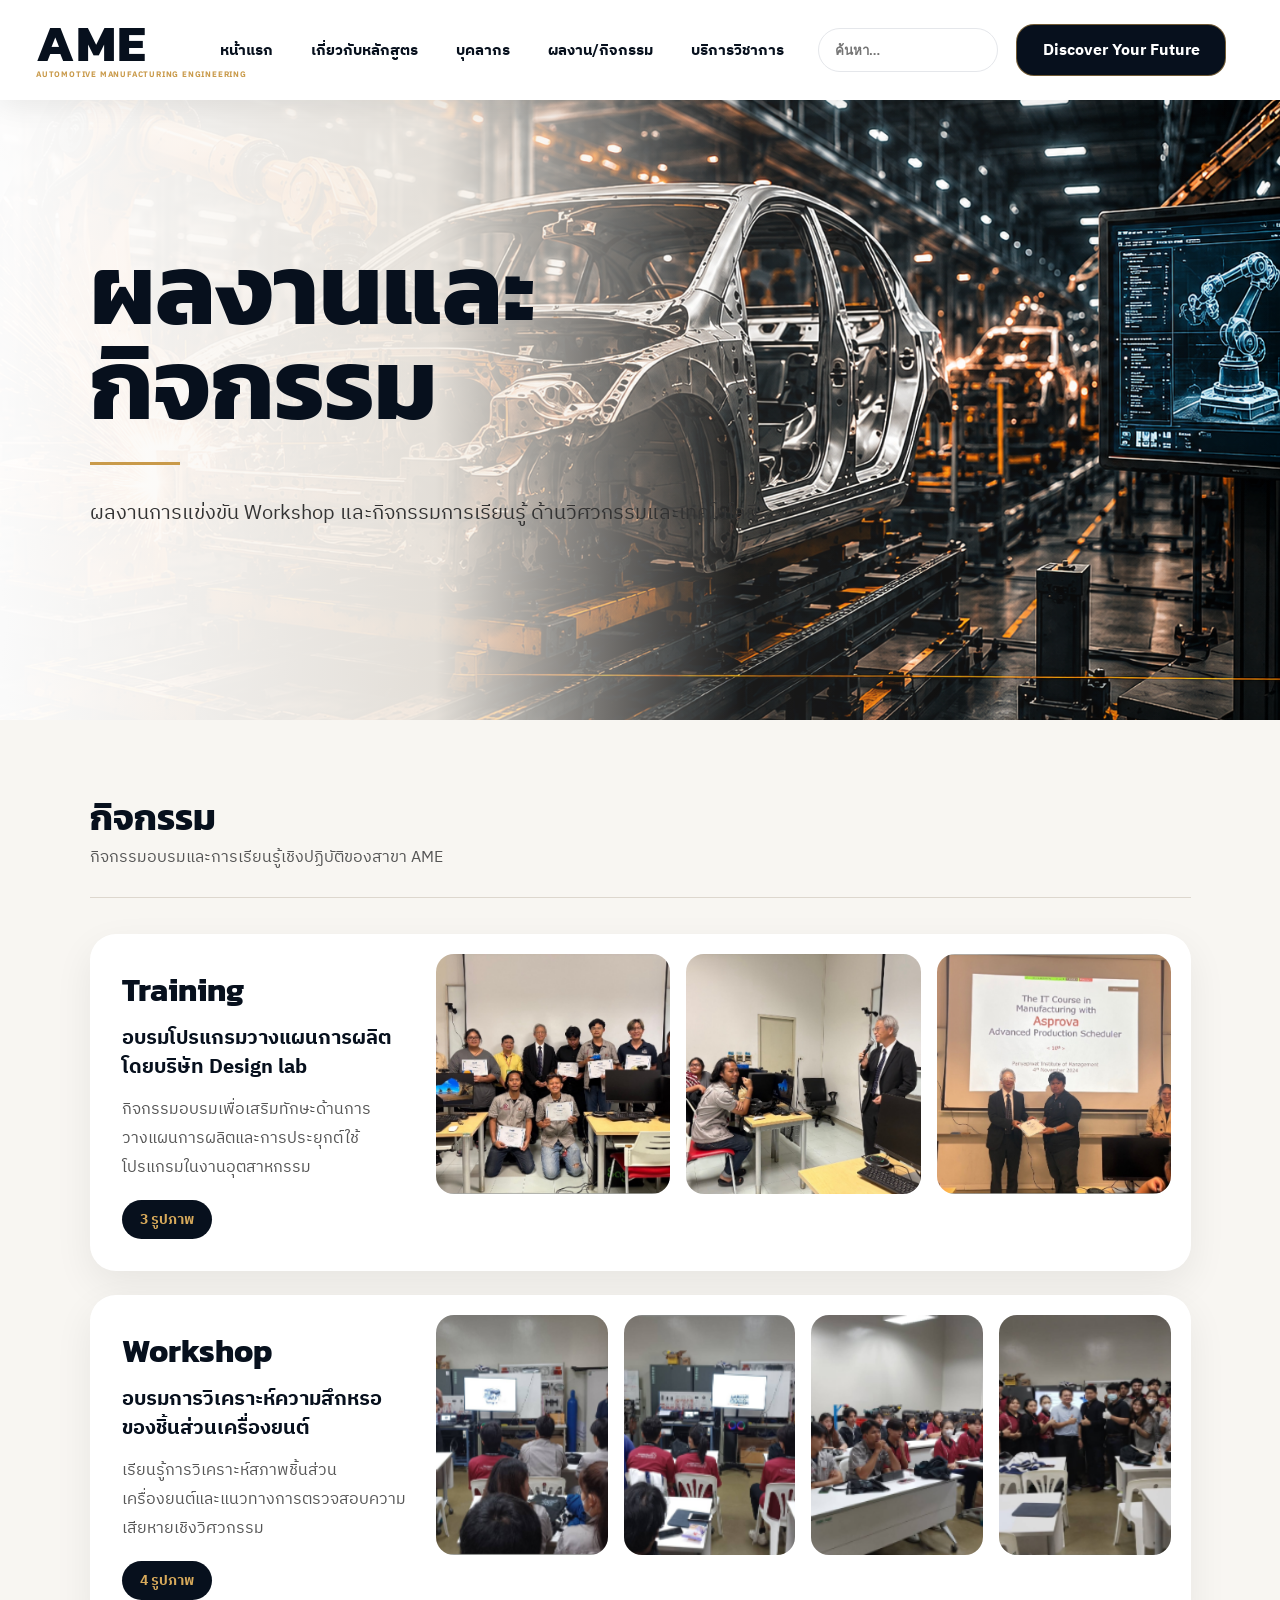
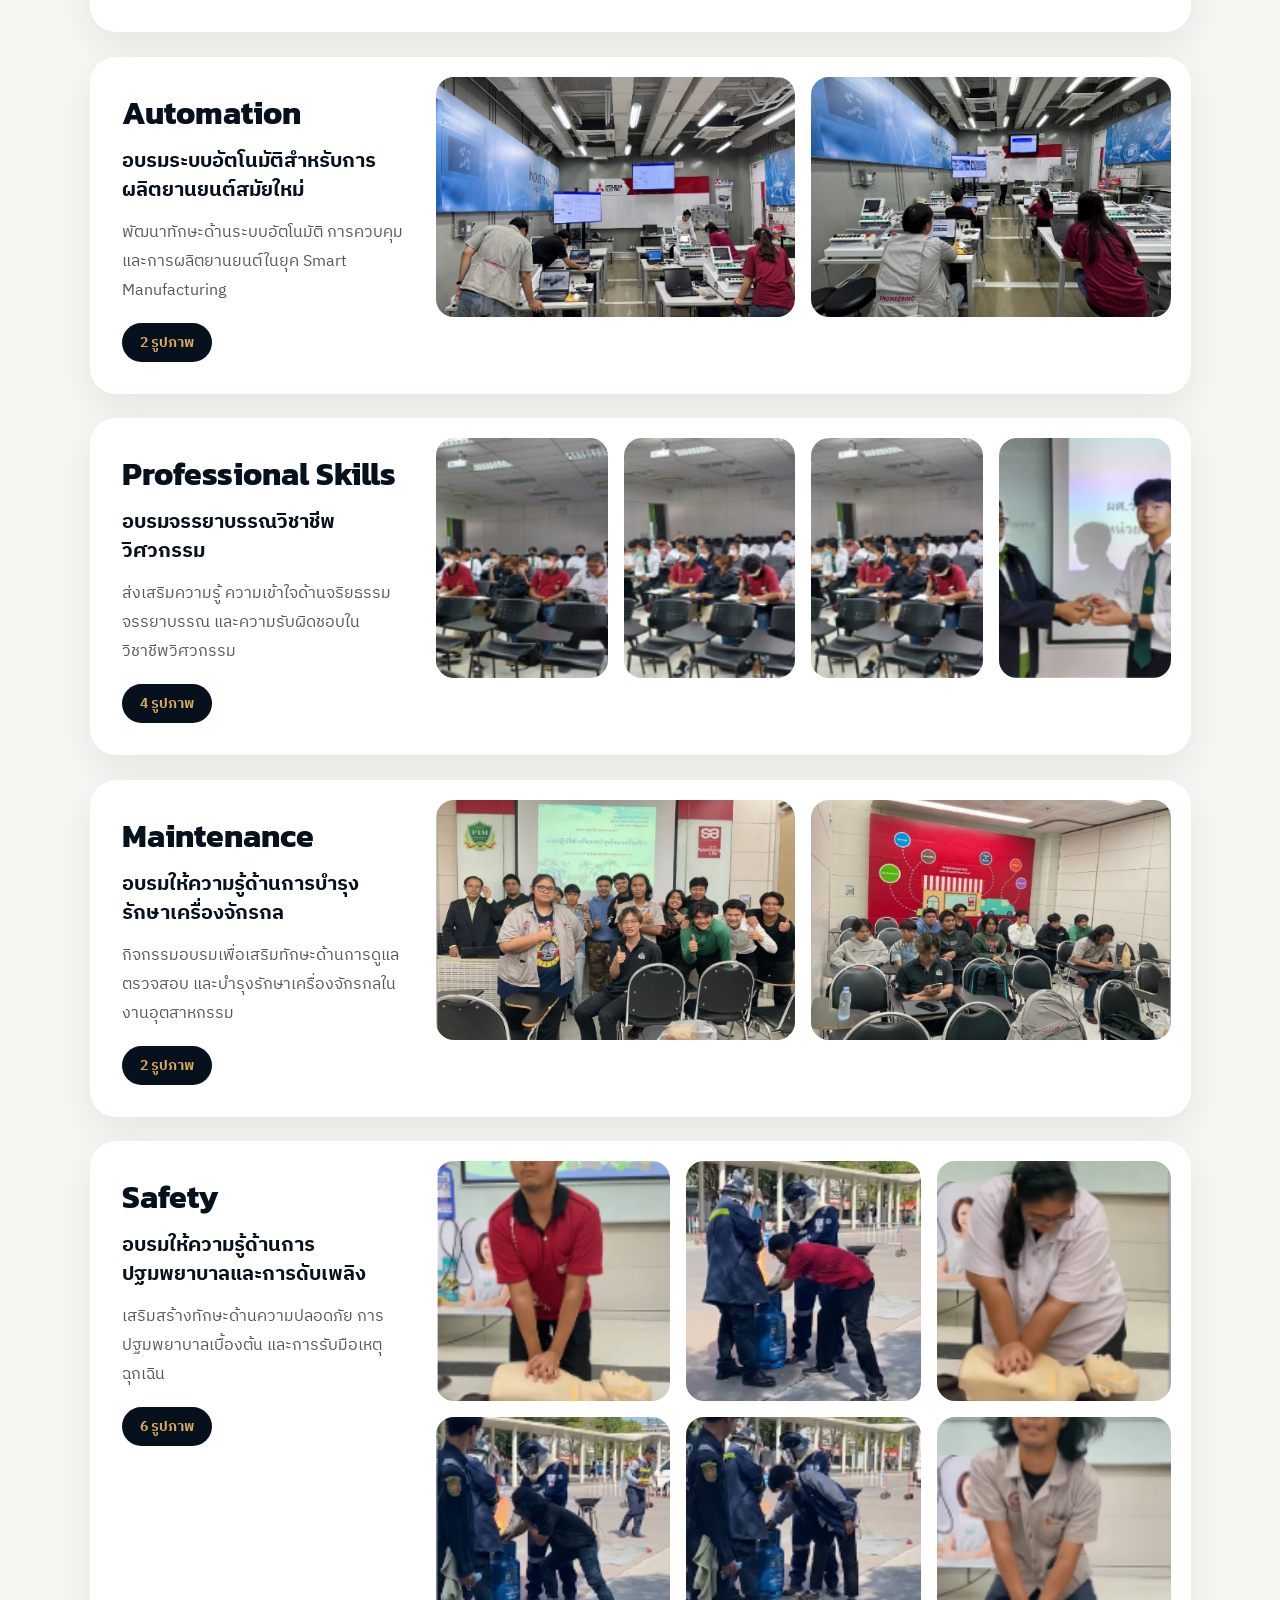
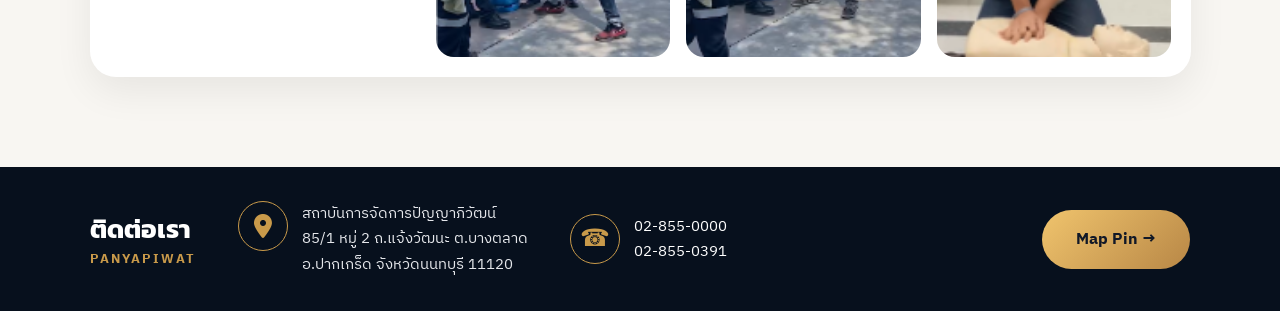
<file: projects.html>
<!DOCTYPE html>
<html lang="th">
<head>
  <meta charset="UTF-8">
  <meta name="viewport" content="width=device-width, initial-scale=1.0">
  <title>AME</title>

  <link rel="preconnect" href="https://fonts.googleapis.com">
  <link rel="preconnect" href="https://fonts.gstatic.com" crossorigin>
  <link href="https://fonts.googleapis.com/css2?family=IBM+Plex+Sans+Thai:wght@300;400;500;600;700&family=Kanit:wght@400;500;600;700&display=swap" rel="stylesheet">

<link rel="stylesheet" href="css/theme.css">
<link rel="stylesheet" href="css/navbar.css">
<link rel="stylesheet" href="css/common.css">
<link rel="stylesheet" href="css/projects.css">
<link rel="stylesheet" href="css/responsive.css">
<link rel="stylesheet"
href="https://cdnjs.cloudflare.com/ajax/libs/font-awesome/6.7.2/css/all.min.css">
</head>

<body>

<header class="header">
  <nav class="navbar">

    <a href="index.html" class="logo">
      <h1>AME</h1>
      <span>AUTOMOTIVE MANUFACTURING ENGINEERING</span>
    </a>

    <ul class="nav-menu">
      <li><a href="index.html">หน้าแรก</a></li>

      <li class="has-dropdown">
        <a href="#">เกี่ยวกับหลักสูตร</a>
<ul class="dropdown">
  <li><a href="about.html">ประวัติความเป็นมา</a></li>
  <li><a href="about-program.html">ข้อมูลหลักสูตร</a></li>
  <li><a href="curriculum.html">แผนการเรียน</a></li>
</ul>
      </li>

      <li><a href="personnel.html">บุคลากร</a></li>
      <li><a href="projects.html">ผลงาน/กิจกรรม</a></li>
      <li><a href="services.html">บริการวิชาการ</a></li>
      <li><a href="alumni.html">บัณฑิต</a></li>
      <li class="mobile-discover">
  <a href="contact.html">
    <i class="fa-solid fa-compass"></i>
    Discover Your Future
  </a>
</li>
    </ul>
<div class="site-search">
  <input type="text" id="siteSearchInput" placeholder="ค้นหา...">
  <div id="siteSearchResults" class="search-results"></div>
</div>
<a href="contact.html" class="nav-btn">
  Discover Your Future
</a>

<button class="menu-toggle" id="menuToggle">
  ☰
</button>

</nav>
</header>
<section class="page-hero">
  <div class="page-hero-content">
    <h1>ผลงานและกิจกรรม</h1>

    <div class="page-hero-line"></div>

    <p>
      ผลงานการแข่งขัน Workshop และกิจกรรมการเรียนรู้ ด้านวิศวกรรมและเทคโนโลยี
    </p>
  </div>
</section>
<section class="activity-section" id="activities">

  <div class="activity-head">
  
    <div>
      <h2>กิจกรรม</h2>
      <p>กิจกรรมอบรมและการเรียนรู้เชิงปฏิบัติของสาขา AME</p>
    </div>
  </div>

  <div class="activity-list">

    <article class="activity-card">
      <div class="activity-info">
  
        <h3>Training</h3>
        <h4>อบรมโปรแกรมวางแผนการผลิต โดยบริษัท Design lab</h4>
        <p>กิจกรรมอบรมเพื่อเสริมทักษะด้านการวางแผนการผลิตและการประยุกต์ใช้โปรแกรมในงานอุตสาหกรรม</p>
        <span class="photo-count">3 รูปภาพ</span>
      </div>

      <div class="activity-gallery cols-3">
        <img src="assets/images/training1.jpg.png" alt="">
        <img src="assets/images/training2.png" alt="">
        <img src="assets/images/training3.png" alt="">
      </div>
    </article>

    <article class="activity-card">
      <div class="activity-info">
     
        <h3>Workshop</h3>
        <h4>อบรมการวิเคราะห์ความสึกหรอของชิ้นส่วนเครื่องยนต์</h4>
        <p>เรียนรู้การวิเคราะห์สภาพชิ้นส่วนเครื่องยนต์และแนวทางการตรวจสอบความเสียหายเชิงวิศวกรรม</p>
        <span class="photo-count">4 รูปภาพ</span>
      </div>

      <div class="activity-gallery cols-4">
        <img src="assets/images/workshop1.png" alt="">
        <img src="assets/images/workshop2.png" alt="">
        <img src="assets/images/workshop3.png" alt="">
        <img src="assets/images/workshop4.png" alt="">
      </div>
    </article>

    <article class="activity-card">
      <div class="activity-info">
        
        <h3>Automation</h3>
        <h4>อบรมระบบอัตโนมัติสำหรับการผลิตยานยนต์สมัยใหม่</h4>
        <p>พัฒนาทักษะด้านระบบอัตโนมัติ การควบคุม และการผลิตยานยนต์ในยุค Smart Manufacturing</p>
        <span class="photo-count">2 รูปภาพ</span>
      </div>

      <div class="activity-gallery cols-2">
        <img src="assets/images/automation1.png" alt="">
        <img src="assets/images/automation2.png" alt="">
      </div>
    </article>

    <article class="activity-card">
      <div class="activity-info">
       
        <h3>Professional Skills</h3>
        <h4>อบรมจรรยาบรรณวิชาชีพวิศวกรรม</h4>
        <p>ส่งเสริมความรู้ ความเข้าใจด้านจริยธรรม จรรยาบรรณ และความรับผิดชอบในวิชาชีพวิศวกรรม</p>
        <span class="photo-count">4 รูปภาพ</span>
      </div>

      <div class="activity-gallery cols-4">
        <img src="assets/images/proskill1.png" alt="">
        <img src="assets/images/proskill2.png" alt="">
        <img src="assets/images/proskill3.png" alt="">
        <img src="assets/images/proskill4.png" alt="">
      </div>
    </article>

    <article class="activity-card">
      <div class="activity-info">
        
        <h3>Maintenance</h3>
        <h4>อบรมให้ความรู้ด้านการบำรุงรักษาเครื่องจักรกล</h4>
        <p>กิจกรรมอบรมเพื่อเสริมทักษะด้านการดูแล ตรวจสอบ และบำรุงรักษาเครื่องจักรกลในงานอุตสาหกรรม</p>
        <span class="photo-count">2 รูปภาพ</span>
      </div>

      <div class="activity-gallery cols-2">
        <img src="assets/images/maintenance1.png" alt="">
        <img src="assets/images/maintenance2.png" alt="">
      </div>
    </article>

    <article class="activity-card">
      <div class="activity-info">
        
        <h3>Safety</h3>
        <h4>อบรมให้ความรู้ด้านการปฐมพยาบาลและการดับเพลิง</h4>
        <p>เสริมสร้างทักษะด้านความปลอดภัย การปฐมพยาบาลเบื้องต้น และการรับมือเหตุฉุกเฉิน</p>
        <span class="photo-count">6 รูปภาพ</span>
      </div>

<div class="activity-gallery safety-gallery">

  <img src="assets/images/safety1.png">
  <img src="assets/images/safety2.png">
  <img src="assets/images/safety3.png">

  <img src="assets/images/safety4.png">
  <img src="assets/images/safety5.png">
  <img src="assets/images/safety6.png">

</div>
    </article>

  </div>

</section>
<section class="ame-intro-section">
</section>
<section class="contact-bar">

  <div class="contact-info">

    <div class="contact-title">
      <h3>ติดต่อเรา</h3>
      <p>PANYAPIWAT</p>
    </div>

    <div class="contact-item">
      <span class="contact-icon">
    <i class="fa-solid fa-location-dot"></i>
</span>
      <p>
        สถาบันการจัดการปัญญาภิวัฒน์<br>
        85/1 หมู่ 2 ถ.แจ้งวัฒนะ ต.บางตลาด<br>
        อ.ปากเกร็ด จังหวัดนนทบุรี 11120
      </p>
    </div>

    <div class="contact-item">
      <span>☎</span>
<p>
  <a href="tel:+6628550000">02-855-0000</a><br>
  <a href="tel:+6628550391">02-855-0391</a>
</p>
    </div>

  </div>

  <a href="https://maps.app.goo.gl/JNx87e4YphjHpJsL9" target="_blank" class="map-btn">
    Map Pin →
  </a>

</section>
<script>

const galleries=document.querySelectorAll(".activity-gallery");

const observer=new IntersectionObserver((entries)=>{

entries.forEach(entry=>{

if(entry.isIntersecting){

entry.target.classList.add("show");

}

});

},{
threshold:.2
});

galleries.forEach(g=>observer.observe(g));

</script>
<script src="js/navbar.js"></script>
<script src="js/search-data.js"></script>
<script src="js/search.js"></script>
</body>
</html>
</file>
<file: css/theme.css>
:root{
  --dark:#07101d;
  --black:#020713;
  --gold:#c99a4a;
  --gold2:#f0c46d;
  --cream:#f6f1ea;
  --white:#ffffff;
  --text:#111827;
  --muted:#666666;
}

*{
  margin:0;
  padding:0;
  box-sizing:border-box;
}

body{
  font-family:'IBM Plex Sans Thai',sans-serif;
  color:var(--text);
  background:#fff;
  overflow-x:hidden;
}

a{
  text-decoration:none;
}

ul{
  list-style:none;
}

img{
  max-width:100%;
  display:block;
}
</file>
<file: css/navbar.css>
.header{
  position:fixed;
  top:0;
  left:0;
  width:100%;
  z-index:999;
  background:#ffffff;
  box-shadow:0 4px 28px rgba(0,0,0,0.08);
}

.navbar{
  width:100%;
  max-width:none;
  height:100px;
  padding:0 42px;

  display:grid;
  grid-template-columns:260px 1fr 190px 230px;
  align-items:center;
  gap:26px;
}

.logo{
  display:block;
}

.logo h1{
  font-family:'Kanit',sans-serif;
  font-size:52px;
  line-height:0.85;
  color:#07101d;
  letter-spacing:1px;
}

.logo span{
  display:block;
  margin-top:6px;

  font-size:8px;
  line-height:1;

  letter-spacing:0.8px;
  color:#c99a4a;

  font-weight:800;
  white-space:nowrap;
  text-transform:uppercase;
}

.nav-menu{
  display:flex;
  align-items:center;
  justify-content:center;
  gap:18px;
}

.nav-menu > li > a{
  display:flex;
  align-items:center;
  justify-content:center;

  height:48px;
  padding:0 20px;

  color:#07101d;
  font-size:16px;
  font-weight:800;
  border-radius:12px;
  white-space:nowrap;
  transition:0.25s ease;
}

.nav-menu > li > a:hover,
.nav-menu > li > a.active{
  color:#fff;
  background:linear-gradient(135deg,#c9923f,#efc56e);
}

.nav-btn{
  justify-self:end;

  height:52px;
  padding:0 26px;

  display:flex;
  align-items:center;
  justify-content:center;

  border-radius:18px;
  background:#07101d;
  color:#fff;

  font-size:16px;
  font-weight:800;
  border:1px solid rgba(201,154,74,0.55);
  white-space:nowrap;
  transition:0.25s ease;
}

.nav-btn:hover{
  transform:translateY(-2px);
  background:#c99a4a;
  color:#07101d;
}

/* DROPDOWN */
.has-dropdown{
  position:relative;
}

.dropdown{
  position:absolute;
  top:58px;
  left:0;

  min-width:230px;
  padding:12px;

  background:#ffffff;
  border-radius:18px;
  box-shadow:0 20px 50px rgba(0,0,0,0.14);

  opacity:0;
  visibility:hidden;
  transform:translateY(12px);
  transition:0.25s ease;
}

.has-dropdown:hover .dropdown{
  opacity:1;
  visibility:visible;
  transform:translateY(0);
}

.dropdown a{
  display:block;
  padding:12px 16px;
  color:#07101d;
  font-size:15px;
  font-weight:700;
  border-radius:12px;
}

.dropdown a:hover{
  background:#f4efe7;
  color:#b88746;
}

/* Mobile menu button */
.menu-toggle{
  display:none;
  width:50px;
  height:50px;
  border:1px solid #d1d5db;
  border-radius:14px;
  background:#fff;
  font-size:28px;
  color:#07101d;
  cursor:pointer;
  justify-self:end;
  transition:.25s;
}
.menu-toggle:hover{ background:#f5f6f8; }

.site-search{
  position:relative;
  justify-self:end;
}

.site-search input{
  width:180px;
  height:44px;
  padding:0 16px;
  border:1px solid #e5e7eb;
  border-radius:999px;
  outline:none;
  font-weight:700;
}

.site-search input:focus{
  border-color:#c99a4a;
}

.search-results{
  display:none;
  position:absolute;
  top:54px;
  right:0;
  width:280px;
  padding:10px;
  background:#fff;
  border-radius:18px;
  box-shadow:0 18px 45px rgba(0,0,0,.15);
  z-index:9999;
}

.search-results.active{
  display:block;
}

.search-results a{
  display:block;
  padding:12px 14px;
  border-radius:12px;
  color:#07101d;
  font-weight:700;
}

.search-results a:hover{
  background:#f4efe7;
  color:#b88746;
}

.site-search{
  justify-self:end;
}

.nav-btn{
  justify-self:end;
}

.menu-toggle{
  justify-self:end;
}

.navbar{
  height:100px;
  padding:0 36px;
  display:grid;
  grid-template-columns:230px minmax(0,1fr) 180px 210px auto;
  align-items:center;
  gap:18px;
}

.logo{
  min-width:0;
}

.nav-menu{
  display:flex;
  align-items:center;
  justify-content:center;
  gap:10px;
  min-width:0;
}

.nav-menu > li > a{
  padding:0 14px;
  font-size:15px;
}

.site-search{
  width:100%;
  min-width:0;
}

.site-search input{
  width:100%;
  min-width:0;
}

.nav-btn{
  width:210px;
  padding:0 18px;
  justify-self:end;
}

.menu-toggle{
  display:none;
}

/* จอกลาง */
@media(max-width:1250px){
  .navbar{
    height:auto;
    grid-template-columns:1fr 170px 210px auto;
    grid-template-areas:
      "logo search button menu"
      "nav nav nav nav";
    padding:16px 28px;
    gap:14px;
  }

  .logo{ grid-area:logo; }

  .site-search{ grid-area:search; }

  .nav-btn{ grid-area:button; }

  .menu-toggle{
    grid-area:menu;
    display:flex;
    align-items:center;
    justify-content:center;
  }

  .nav-menu{
    grid-area:nav;
    justify-content:center;
    flex-wrap:wrap;
    gap:8px;
  }

  .nav-menu > li > a{
    height:40px;
    font-size:14px;
    padding:0 12px;
  }
}

/* tablet */
@media(max-width:900px){
  .navbar{
    grid-template-columns:1fr auto;
    grid-template-areas:
      "logo menu"
      "search search"
      "button button"
      "nav nav";
    padding:16px;
  }

  .site-search{
    width:100%;
  }

  .nav-btn{
    width:100%;
    height:46px;
  }

  .nav-menu{
    display:none;
    flex-direction:column;
    align-items:stretch;
    width:100%;
    padding:14px;
    border-radius:18px;
    background:#fff;
    box-shadow:0 18px 45px rgba(0,0,0,.12);
  }

  .nav-menu.active{
    display:flex;
  }

  .nav-menu > li > a{
    justify-content:flex-start;
    width:100%;
  }
}

/* มือถือเล็ก */
@media(max-width:520px){
  .navbar{
    padding:14px;
    gap:12px;
  }

  .logo h1{
    font-size:42px;
  }

  .logo span{
    font-size:7px;
    white-space:normal;
  }

  .nav-btn{
    font-size:14px;
  }
}
</file>
<file: css/common.css>
/* =========================
   COMMON SHARED STYLES
========================= */

.section-kicker{
  color:var(--gold);
  letter-spacing:3px;
  font-size:15px;
  font-weight:700;
  text-transform:uppercase;
  margin-bottom:18px;
}

.section-title{
  max-width:1300px;
  margin:auto;
  margin-bottom:36px;
}
.section-title h2{
  font-family:'Kanit',sans-serif;
  font-size:42px;
}

.primary-btn,.secondary-btn{
  display:inline-flex;
  align-items:center;
  justify-content:center;
  padding:16px 30px;
  border-radius:999px;
  font-weight:700;
  transition:0.3s;
}
.primary-btn{ background:linear-gradient(135deg,#f0c46d,#b88746); color:#111827; }
.secondary-btn{ border:1px solid rgba(7,16,29,0.25); color:#07101d; background:rgba(255,255,255,0.65); }
.primary-btn:hover,.secondary-btn:hover{ transform:translateY(-4px); }

.hero-line,.page-hero-line{
  width:90px;
  height:3px;
  background:var(--gold);
  margin:30px 0;
}

.page-hero{
  min-height:720px;
  padding:150px 7% 70px;
  display:flex;
  align-items:center;
  background:
    linear-gradient(90deg,rgba(255,255,255,0.98) 0%,rgba(246,241,234,0.92) 34%,rgba(255,255,255,0.10) 58%,rgba(255,255,255,0) 100%),
    url("../assets/images/hero-car.png");
  background-size:cover;
  background-position:center right;
  background-repeat:no-repeat;
}
.page-hero-content{ max-width:720px; }
.page-hero h1{
  font-family:'Kanit',sans-serif;
  font-size:100px;
  line-height:0.95;
  color:#07101d;
  margin-bottom:30px;
}
.page-hero p{
  font-size:20px;
  line-height:1.9;
  color:#333;
  max-width:680px;
  margin-bottom:26px;
}

.contact-bar{
  width:100%;
  padding:34px 7%;
  background:#07101d;
  color:white;
  display:flex;
  align-items:center;
  justify-content:space-between;
  gap:34px;
}
.contact-info{ display:flex; align-items:center; gap:42px; flex-wrap:wrap; }
.contact-title h3{ font-size:26px; font-family:'Kanit',sans-serif; }
.contact-title p{ color:var(--gold); letter-spacing:2px; font-size:13px; font-weight:700; }
.contact-item{ display:flex; gap:14px; }
.contact-item span{
  width:50px; height:50px; min-width:50px;
  border-radius:50%; border:1px solid var(--gold);
  display:flex; align-items:center; justify-content:center;
  color:var(--gold); font-size:24px;
}
.contact-item p{ color:#e5e7eb; line-height:1.7; font-size:15px; }
.map-btn{
  display:inline-flex; align-items:center; justify-content:center;
  padding:16px 34px;
  background:linear-gradient(135deg,#f0c46d,#b88746);
  color:#111827; font-weight:800; border-radius:999px;
  white-space:nowrap; transition:0.3s;
}
.map-btn:hover{ transform:translateY(-4px); background:#fff; }

@media(max-width:700px){
  .page-hero{ min-height:520px; padding:120px 22px 60px; background-position:center; }
  .page-hero h1{ font-size:52px; }
  .page-hero p{ font-size:16px; }
  .section-title h2{ font-size:32px; }
  .contact-bar{ flex-direction:column; align-items:flex-start; padding:30px 22px; }
  .contact-info{ flex-direction:column; align-items:flex-start; gap:24px; }
  .map-btn{ width:100%; }
}

/* =========================================================
   AME INTEGRATED MOTION PACK
   เพิ่มลูกเล่นโดยไม่ต้องแก้ HTML
   - ใช้กับไฟล์เดิม common.css
   - ถ้ามีปัญหา ลบเฉพาะส่วนนี้ออกได้
========================================================= */

.ame-progress-bar{
  position:fixed;
  top:0;
  left:0;
  width:0%;
  height:4px;
  z-index:100000;
  background:linear-gradient(90deg,var(--gold),var(--gold2));
  box-shadow:0 0 18px rgba(201,154,74,.55);
  transition:width .08s linear;
}

.header{
  transition:background .3s ease, box-shadow .3s ease, backdrop-filter .3s ease;
}

.header.scrolled{
  background:rgba(255,255,255,.82);
  backdrop-filter:blur(16px);
  -webkit-backdrop-filter:blur(16px);
  box-shadow:0 10px 35px rgba(7,16,29,.12);
}

.header.scrolled .navbar{
  height:78px;
  transition:height .3s ease, padding .3s ease;
}

.header.scrolled .logo h1{
  font-size:42px;
  transition:font-size .3s ease;
}

.hero-content > *,
.page-hero-content > *,
.alumni-content > *,
.ai-admission-copy > *,
.project-hero-content > *{
  animation:ameHeroUp .9s cubic-bezier(.22,1,.36,1) both;
}

.hero-content > *:nth-child(1),
.page-hero-content > *:nth-child(1),
.alumni-content > *:nth-child(1),
.ai-admission-copy > *:nth-child(1),
.project-hero-content > *:nth-child(1){ animation-delay:.08s; }

.hero-content > *:nth-child(2),
.page-hero-content > *:nth-child(2),
.alumni-content > *:nth-child(2),
.ai-admission-copy > *:nth-child(2),
.project-hero-content > *:nth-child(2){ animation-delay:.22s; }

.hero-content > *:nth-child(3),
.page-hero-content > *:nth-child(3),
.alumni-content > *:nth-child(3),
.ai-admission-copy > *:nth-child(3),
.project-hero-content > *:nth-child(3){ animation-delay:.36s; }

.hero-content > *:nth-child(4),
.page-hero-content > *:nth-child(4),
.alumni-content > *:nth-child(4),
.ai-admission-copy > *:nth-child(4),
.project-hero-content > *:nth-child(4){ animation-delay:.50s; }

@keyframes ameHeroUp{
  from{ opacity:0; transform:translateY(56px); filter:blur(6px); }
  to{ opacity:1; transform:translateY(0); filter:blur(0); }
}

.hero-line,
.page-hero-line,
.project-line{
  transform-origin:left center;
  animation:ameLineGrow .8s cubic-bezier(.22,1,.36,1) .35s both;
}

@keyframes ameLineGrow{
  from{ transform:scaleX(0); opacity:0; }
  to{ transform:scaleX(1); opacity:1; }
}

.ame-reveal{
  opacity:0;
  transform:translateY(54px);
  transition:opacity .85s cubic-bezier(.22,1,.36,1), transform .85s cubic-bezier(.22,1,.36,1), filter .85s cubic-bezier(.22,1,.36,1);
  filter:blur(5px);
  will-change:opacity, transform;
}

.ame-reveal.ame-show{
  opacity:1;
  transform:translateY(0);
  filter:blur(0);
}

.ame-stagger > .ame-reveal:nth-child(1){ transition-delay:.04s; }
.ame-stagger > .ame-reveal:nth-child(2){ transition-delay:.12s; }
.ame-stagger > .ame-reveal:nth-child(3){ transition-delay:.20s; }
.ame-stagger > .ame-reveal:nth-child(4){ transition-delay:.28s; }
.ame-stagger > .ame-reveal:nth-child(5){ transition-delay:.36s; }
.ame-stagger > .ame-reveal:nth-child(6){ transition-delay:.44s; }
.ame-stagger > .ame-reveal:nth-child(7){ transition-delay:.52s; }
.ame-stagger > .ame-reveal:nth-child(8){ transition-delay:.60s; }

.highlight-item,
.why-card,
.video-card,
.career-item,
.track-panel,
.program-card,
.program-stat-card,
.program-category-card,
.elective-chip,
.plo-card,
.person-card,
.service-card,
.activity-card,
.alumni-card,
.semester-card,
.ame-intro-card,
.career-match-panel,
.result-preview{
  transition:transform .35s ease, box-shadow .35s ease, border-color .35s ease;
}

.highlight-item:hover,
.why-card:hover,
.video-card:hover,
.program-card:hover,
.program-stat-card:hover,
.program-category-card:hover,
.elective-chip:hover,
.plo-card:hover,
.person-card:hover,
.service-card:hover,
.activity-card:hover,
.alumni-card:hover,
.semester-card:hover,
.ame-intro-card:hover,
.career-match-panel:hover,
.result-preview:hover{
  transform:translateY(-8px);
  box-shadow:0 24px 65px rgba(7,16,29,.14);
}

.video-card video,
.about-image img,
.person-card img,
.service-image img,
.activity-gallery img,
.alumni-card img,
.track-panel img{
  transition:transform .65s cubic-bezier(.22,1,.36,1), filter .4s ease;
}

.video-card:hover video,
.about-image:hover img,
.person-card:hover img,
.service-card:hover .service-image img,
.activity-gallery img:hover,
.alumni-card:hover img,
.track-panel:hover img{
  transform:scale(1.06);
}

.ame-glow-card{
  position:relative;
  overflow:hidden;
}

.ame-glow-card::after{
  content:"";
  position:absolute;
  inset:0;
  pointer-events:none;
  opacity:0;
  transition:opacity .25s ease;
  background:radial-gradient(circle at var(--x,50%) var(--y,50%), rgba(240,196,109,.24), transparent 34%);
}

.ame-glow-card:hover::after{
  opacity:1;
}

.primary-btn,
.secondary-btn,
.nav-btn,
.ai-btn-primary,
.person-info button,
.map-btn,
.alumni-filter button,
.career-nav{
  position:relative;
  overflow:hidden;
}

.ame-ripple{
  position:absolute;
  border-radius:50%;
  transform:scale(0);
  animation:ameRipple .6s ease-out;
  background:rgba(255,255,255,.55);
  pointer-events:none;
}

@keyframes ameRipple{
  to{ transform:scale(4); opacity:0; }
}

.gallery-modal.active .gallery-frame,
.profile-modal.active .profile-panel{
  animation:ameModalIn .38s cubic-bezier(.22,1,.36,1) both;
}

@keyframes ameModalIn{
  from{ opacity:0; transform:translateY(28px) scale(.94); }
  to{ opacity:1; transform:translateY(0) scale(1); }
}

.year-block{
  position:relative;
}

.year-block::before{
  content:"";
  position:absolute;
  left:28px;
  top:76px;
  bottom:-34px;
  width:3px;
  background:linear-gradient(var(--gold), transparent);
  transform:scaleY(0);
  transform-origin:top;
  transition:transform .9s cubic-bezier(.22,1,.36,1);
}

.year-block.ame-show::before{
  transform:scaleY(1);
}

@media(max-width:768px){
  .header.scrolled .navbar{ height:auto; }
  .header.scrolled .logo h1{ font-size:36px; }
  .ame-reveal{ transform:translateY(32px); }
}

@media(prefers-reduced-motion:reduce){
  *, *::before, *::after{
    animation-duration:.01ms !important;
    animation-iteration-count:1 !important;
    transition-duration:.01ms !important;
    scroll-behavior:auto !important;
  }
}


.contact-item a{
    color:#ffffff;
    text-decoration:none;
    transition:0.3s;
}

.contact-item a:hover{
    color:#d8aa5b;
}
</file>
<file: css/home.css>
.hero{
  min-height:720px;
  padding:150px 7% 70px;

  display:grid;
  grid-template-columns:0.75fr 1.25fr;
  align-items:center;

  background:
    linear-gradient(
      90deg,
      rgba(255,255,255,0.98) 0%,
      rgba(246,241,234,0.92) 34%,
      rgba(255,255,255,0.10) 58%,
      rgba(255,255,255,0) 100%
    ),
    url("../assets/images/hero-car.png");

  background-size:cover;
  background-position:center right;
  background-repeat:no-repeat;
}

.hero-content{
  max-width:620px;
}

.hero-kicker,
.section-kicker{
  color:var(--gold);
  letter-spacing:3px;
  font-size:15px;
  font-weight:700;
  text-transform:uppercase;
  margin-bottom:18px;
}

.hero h1{
  font-family:'Kanit',sans-serif;
  font-size:100px;
  line-height:0.95;
  color:var(--dark);
}

.hero h1 span{
  display:block;
  color:var(--gold);
  font-size:26px;
  line-height:1.35;
  letter-spacing:4px;
  margin-top:20px;
  font-weight:700;
  text-transform:uppercase;
}

.hero-line{
  width:90px;
  height:3px;
  background:var(--gold);
  margin:30px 0;
}

.hero-text{
  font-size:20px;
  line-height:1.9;
  color:#333;
}

.hero-buttons{
  margin-top:36px;
  display:flex;
  gap:16px;
  flex-wrap:wrap;
}

.primary-btn,
.secondary-btn{
  display:inline-flex;
  align-items:center;
  justify-content:center;
  padding:16px 30px;
  border-radius:999px;
  font-weight:700;
  transition:0.3s;
}

.primary-btn{
  background:linear-gradient(135deg,#f0c46d,#b88746);
  color:#111827;
}

.secondary-btn{
  border:1px solid rgba(7,16,29,0.25);
  color:#07101d;
  background:rgba(255,255,255,0.65);
}

.primary-btn:hover,
.secondary-btn:hover{
  transform:translateY(-4px);
}

.highlight{
  max-width:1300px;
  margin:-40px auto 0;
  position:relative;
  z-index:3;
  background:#fff;
  border-radius:26px;
  padding:28px 34px;
  display:grid;
  grid-template-columns:repeat(3,1fr);
  gap:26px;
  box-shadow:0 24px 60px rgba(0,0,0,0.12);
}

.highlight-item{
  display:flex;
  gap:18px;
  padding:10px 18px;
  border-right:1px solid #e5e7eb;
}

.highlight-item:last-child{
  border-right:none;
}

.highlight-icon{
  width:58px;
  height:58px;
  min-width:58px;
  border-radius:50%;
  border:2px solid var(--gold);
  display:flex;
  align-items:center;
  justify-content:center;
  font-size:26px;
  color:var(--gold);
}

.highlight-item h3{
  font-size:18px;
  margin-bottom:6px;
}

.highlight-item p{
  font-size:14px;
  color:#666;
  line-height:1.6;
}

.about-home{
  padding:90px 7%;
  display:grid;
  grid-template-columns:1fr 1fr;
  gap:60px;
  align-items:center;
  background:#faf8f5;
}

.about-home h2{
  font-family:'Kanit',sans-serif;
  font-size:44px;
  line-height:1.25;
  margin-bottom:20px;
}

.about-home p{
  font-size:17px;
  line-height:1.9;
  color:#555;
  margin-bottom:28px;
}

.about-image img{
  border-radius:26px;
  box-shadow:0 20px 50px rgba(0,0,0,0.12);
}

.why{
  padding:80px 7%;
  background:#fff;
}

.section-title{
  max-width:1300px;
  margin:auto;
  margin-bottom:36px;
}

.section-title h2{
  font-family:'Kanit',sans-serif;
  font-size:42px;
}

.why-grid{
  max-width:1300px;
  margin:auto;
  display:grid;
  grid-template-columns:repeat(3,1fr);
  gap:26px;
}

.why-card{
  min-height:240px;
  padding:32px;
  border-radius:24px;
  color:white;
  background:
    linear-gradient(180deg,rgba(7,16,29,0.82),rgba(7,16,29,0.96)),
    url("../assets/images/card-car.jpg");
  background-size:cover;
  background-position:center;
}

.why-card:nth-child(2){
  background:
    linear-gradient(180deg,rgba(7,16,29,0.82),rgba(7,16,29,0.96)),
    url("../assets/images/card-engine.jpg");
  background-size:cover;
  background-position:center;
}

.why-card:nth-child(3){
  background:
    linear-gradient(180deg,rgba(7,16,29,0.82),rgba(7,16,29,0.96)),
    url("../assets/images/card-factory.jpg");
  background-size:cover;
  background-position:center;
}

.why-card h3{
  font-size:22px;
  margin-bottom:12px;
}

.why-card p{
  line-height:1.8;
  color:#e5e7eb;
}

.video-section{
  padding:90px 7%;
  background:#faf8f5;
}

.video-grid{
  max-width:1300px;
  margin:auto;
  display:grid;
  grid-template-columns:repeat(3,1fr);
  gap:28px;
}

.video-card{
  background:white;
  border-radius:26px;
  overflow:hidden;
  box-shadow:0 20px 45px rgba(0,0,0,0.10);
}

.video-card video{
  width:100%;
  height:260px;
  object-fit:cover;
  display:block;
  background:#07101d;
}

.video-content{
  padding:28px;
}

.video-content h3{
  font-size:22px;
  color:#07101d;
  margin-bottom:10px;
}

.video-content p{
  color:#666;
  line-height:1.7;
}
/* CAREER SLIDER */

.career-slider-section{
  padding:100px 7%;
  overflow:hidden;
  background:
linear-gradient(
  135deg,
  #f8f7f3 0%,
  #eef2f7 100%
);
}

.career-heading{
  text-align:center;
  margin-bottom:70px;
}

.career-heading p{
  color:#c99a4a;
  letter-spacing:3px;
  font-weight:700;
  margin-bottom:12px;
}

.career-heading h2{
  font-size:54px;
  font-family:'Kanit',sans-serif;
  color:#07101d;
}

.career-slider-wrapper{
  position:relative;
  display:flex;
  align-items:center;
}

.career-slider{
  display:flex;
  gap:30px;
  overflow-x:auto;
  scroll-behavior:smooth;
  padding:20px 10px;

  scrollbar-width:none;
}

.career-slider::-webkit-scrollbar{
  display:none;
}

.career-item{
  min-width:260px;
  flex:0 0 260px;

  display:flex;
  flex-direction:column;
  align-items:center;
  justify-content:flex-start;

  text-align:center;
  position:relative;
  overflow:hidden;

  padding:42px 24px 30px;
  border-radius:34px;

  background:rgba(255,255,255,0.10);
  backdrop-filter:blur(18px);
  -webkit-backdrop-filter:blur(18px);

  border:1px solid rgba(255,255,255,0.18);
  box-shadow:0 10px 35px rgba(0,0,0,0.08);

  transition:transform .35s ease, box-shadow .35s ease;
}

.career-item > *{
  position:relative;
  z-index:1;
}

.career-item::before{
  content:"";

  position:absolute;

  width:140px;
  height:140px;

  background:rgba(255,255,255,0.22);

  border-radius:50%;

  filter:blur(40px);

  top:-40px;
  left:-30px;
}
.career-item:hover{
  transform:translateY(-10px);

  box-shadow:
  0 18px 45px rgba(0,0,0,0.12);
}
.career-circle{
  width:180px;
  height:180px;
  margin:auto;

  border-radius:50%;
  background:white;

  display:flex;
  align-items:center;
  justify-content:center;

  position:relative;

  box-shadow:
  0 10px 35px rgba(0,0,0,0.08),
  inset 0 0 0 14px #ddd;
}

.career-circle i{
    font-size:58px;
    color:#07101d;
}

.career-circle.gold{
  box-shadow:
  0 10px 35px rgba(0,0,0,0.08),
  inset 0 0 0 14px #d4a038;
}

.career-circle.blue{
  box-shadow:
  0 10px 35px rgba(0,0,0,0.08),
  inset 0 0 0 14px #4457c4;
}

.career-circle.cyan{
  box-shadow:
  0 10px 35px rgba(0,0,0,0.08),
  inset 0 0 0 14px #24bfd2;
}

.career-circle.navy{
  box-shadow:
  0 10px 35px rgba(0,0,0,0.08),
  inset 0 0 0 14px #2563eb;
}

.career-circle.green{
  box-shadow:
  0 10px 35px rgba(0,0,0,0.08),
  inset 0 0 0 14px #4caf50;
}

.career-circle.darkblue{
  box-shadow:
  0 10px 35px rgba(0,0,0,0.08),
  inset 0 0 0 14px #0047ab;
}

.career-circle.orange{
  box-shadow:
  0 10px 35px rgba(0,0,0,0.08),
  inset 0 0 0 14px #ff9800;
}

.career-circle.purple{
  box-shadow:
  0 10px 35px rgba(0,0,0,0.08),
  inset 0 0 0 14px #9c27b0;
}

.career-number{
  width:42px;
  height:42px;

  margin:-22px auto 24px;

  border-radius:50%;
  background:#07101d;
  color:white;

  display:flex;
  align-items:center;
  justify-content:center;

  font-weight:700;
}

.career-item h3{
  font-size:24px;
  line-height:1.3;
  margin-bottom:14px;
  color:#07101d;
}

.career-item p{
  color:#666;
  line-height:1.7;
  max-width:220px;
  margin:auto;
}

.career-nav{
  width:54px;
  height:54px;
  border:none;
  border-radius:50%;

  background:#07101d;
  color:white;

  font-size:22px;
  cursor:pointer;

  z-index:10;
  transition:0.25s;
}

.career-nav:hover{
  background:#c99a4a;
}

.prev{
  margin-right:18px;
}

.next{
  margin-left:18px;
}
/* =========================
   LEARNING PATH ANGLE SECTION
========================= */

.track-section{
  padding:90px 7%;
  background:#faf8f5;
  overflow:hidden;
}

.track-title{
  text-align:center;
  margin-bottom:42px;
}

.track-showcase{
  max-width:1300px;
  margin:auto;

  display:grid;
  grid-template-columns:1.05fr 1fr 1fr 0.95fr;
  gap:0;

  height:320px;
  overflow:hidden;

  border-radius:28px;
  background:#07101d;
  box-shadow:0 24px 60px rgba(0,0,0,0.16);
}

.track-panel{
  position:relative;
  display:block;
  overflow:hidden;
  height:100%;

  clip-path:polygon(10% 0,100% 0,90% 100%,0 100%);
  margin-left:-28px;

  background:#07101d;
}

.track-panel:first-child{
  margin-left:0;
  clip-path:polygon(0 0,100% 0,90% 100%,0 100%);
}

.track-panel:last-child{
  clip-path:polygon(10% 0,100% 0,100% 100%,0 100%);
}

.track-panel img{
  width:100%;
  height:100%;
  object-fit:cover;
  display:block;

  transition:0.6s ease;
}

.track-panel::after{
  content:"";
  position:absolute;
  inset:0;

  background:
    linear-gradient(
      180deg,
      rgba(7,16,29,0.05) 0%,
      rgba(7,16,29,0.35) 45%,
      rgba(7,16,29,0.88) 100%
    );

  z-index:1;
}

.track-overlay{
  position:absolute;
  left:34px;
  right:34px;
  bottom:28px;
  z-index:2;

  color:white;
}

.track-overlay span{
  display:inline-flex;
  align-items:center;
  justify-content:center;

  width:38px;
  height:38px;

  border-radius:50%;
  background:rgba(201,154,74,0.95);
  color:#07101d;

  font-weight:800;
  font-size:14px;

  margin-bottom:14px;
}

.track-overlay h3{
  font-size:24px;
  line-height:1.25;
  margin-bottom:8px;
  color:#ffffff;
}

.track-overlay p{
  font-size:14px;
  line-height:1.65;
  color:#e5e7eb;
}

.track-logo-panel::before{
  content:"AME";
  position:absolute;
  inset:0;

  display:flex;
  align-items:center;
  justify-content:center;

  font-family:'Kanit',sans-serif;
  font-size:76px;
  font-weight:700;
  letter-spacing:2px;

  color:rgba(255,255,255,0.16);
  z-index:1;
}

.track-panel:hover img{
  transform:scale(1.08);
}

.track-panel:hover::after{
  background:
    linear-gradient(
      180deg,
      rgba(7,16,29,0.05) 0%,
      rgba(7,16,29,0.24) 40%,
      rgba(7,16,29,0.95) 100%
    );
}

/* Responsive */
@media(max-width:1000px){

  .track-showcase{
    height:auto;
    display:grid;
    grid-template-columns:1fr 1fr;
    gap:18px;
    background:transparent;
    box-shadow:none;
    overflow:visible;
  }

  .track-panel,
  .track-panel:first-child,
  .track-panel:last-child{
    height:280px;
    margin-left:0;
    clip-path:none;
    border-radius:24px;
    box-shadow:0 18px 40px rgba(0,0,0,0.12);
  }

}

@media(max-width:650px){

  .track-section{
    padding:70px 22px;
  }

  .track-showcase{
    grid-template-columns:1fr;
  }

  .track-panel,
  .track-panel:first-child,
  .track-panel:last-child{
    height:260px;
  }

  .track-overlay{
    left:24px;
    right:24px;
    bottom:24px;
  }

  .track-overlay h3{
    font-size:22px;
  }

}
/* TUITION SECTION */

.tuition-section{
  padding:90px 7%;
  background:
    linear-gradient(
      135deg,
      #faf8f5 0%,
      #eef2f7 100%
    );
}

.tuition-card{
  max-width:1300px;
  margin:auto;

  display:grid;
  grid-template-columns:0.85fr 1.15fr;
  align-items:center;
  gap:34px;

  padding:34px;

  border-radius:36px;

  background:rgba(255,255,255,0.72);

  backdrop-filter:blur(18px);
  -webkit-backdrop-filter:blur(18px);

  border:1px solid rgba(255,255,255,0.75);

  box-shadow:
    0 24px 70px rgba(0,0,0,0.10);

  overflow:hidden;
}

.tuition-content{
  padding:30px;
}

.tuition-content h2{
  font-family:'Kanit',sans-serif;
  font-size:48px;
  line-height:1.2;
  color:#07101d;
  margin-bottom:18px;
}

.tuition-content p{
  font-size:18px;
  line-height:1.9;
  color:#555;
}

.tuition-image{
  border-radius:30px;
  overflow:hidden;

  box-shadow:
    0 20px 50px rgba(0,0,0,0.14);
}

.tuition-image img{
  width:100%;
  height:auto;

  object-fit:contain;
  display:block;

  background:#fff;
}

/* RESPONSIVE */
@media(max-width:900px){
  .tuition-card{
    grid-template-columns:1fr;
    padding:22px;
  }

  .tuition-content{
    padding:10px;
  }

  .tuition-content h2{
    font-size:36px;
  }

  .tuition-image img{
    height:auto;
  }
}
/* =========================
   INDUSTRY PARTNERS
========================= */

.partner-section{
  padding:90px 7%;
  background:
    linear-gradient(
      135deg,
      #faf8f5 0%,
      #eef2f7 100%
    );
  position:relative;
  overflow:hidden;
}

.partner-section::before{
  content:"";
  position:absolute;
  top:0;
  right:0;
  width:56%;
  height:360px;
  background:
    linear-gradient(
      90deg,
      rgba(250,248,245,0.98) 0%,
      rgba(250,248,245,0.65) 38%,
      rgba(250,248,245,0.10) 100%
    ),
    url("../assets/images/hero-car.png");
  background-size:cover;
  background-position:center right;
  opacity:0.35;
  z-index:0;
}

.partner-hero,
.partner-card{
  position:relative;
  z-index:2;
}

.partner-hero{
  max-width:1300px;
  margin:0 auto 36px;
}

.partner-text h2{
  font-family:'Kanit',sans-serif;
  font-size:56px;
  line-height:1.15;
  color:#07101d;
  margin-bottom:18px;
}

.partner-text > p:last-child{
  color:#c99a4a;
  letter-spacing:3px;
  font-weight:800;
  text-transform:uppercase;
}

.partner-card{
  max-width:1300px;
  margin:auto;
  padding:34px;
  border-radius:34px;

  background:rgba(255,255,255,0.78);
  backdrop-filter:blur(18px);
  -webkit-backdrop-filter:blur(18px);

  border:1px solid rgba(201,154,74,0.25);

  box-shadow:
    0 24px 70px rgba(0,0,0,0.10);
}

.partner-grid{
  display:grid;
  grid-template-columns:repeat(3,1fr);
  gap:22px;
}

.partner-logo{
  min-height:190px;
  padding:26px 22px;

  display:flex;
  flex-direction:column;
  align-items:center;
  justify-content:center;
  gap:18px;

  background:rgba(255,255,255,0.86);
  border-radius:24px;
  border:1px solid rgba(7,16,29,0.06);

  box-shadow:
    0 12px 35px rgba(0,0,0,0.06);

  transition:0.35s ease;
}

.partner-logo:hover{
  transform:translateY(-8px);
  box-shadow:
    0 18px 45px rgba(0,0,0,0.12);
}

.partner-logo img{
  max-width:160px;
  max-height:86px;
  object-fit:contain;
}

.partner-logo h3{
  font-size:13px;
  color:#07101d;
  text-align:center;
  letter-spacing:0.5px;
}

.partner-logo::after{
  content:"";
  width:42px;
  height:2px;
  background:#c99a4a;
  border-radius:99px;
}

.partner-note{
  margin-top:28px;
  padding:24px 30px;

  display:flex;
  align-items:center;
  justify-content:center;
  gap:18px;
  flex-wrap:wrap;

  border-radius:22px;
  background:
    linear-gradient(
      135deg,
      rgba(201,154,74,0.13),
      rgba(255,255,255,0.7)
    );
}

.partner-note strong{
  font-size:22px;
  color:#07101d;
}

.partner-note span{
  color:#555;
  font-size:16px;
}

/* responsive */
@media(max-width:1000px){
  .partner-grid{
    grid-template-columns:repeat(2,1fr);
  }

  .partner-text h2{
    font-size:42px;
  }
}

@media(max-width:650px){
  .partner-section{
    padding:70px 22px;
  }

  .partner-grid{
    grid-template-columns:1fr;
  }

  .partner-card{
    padding:20px;
  }

  .partner-text h2{
    font-size:34px;
  }
}

.contact-item i{
    font-size:24px;
    color:#c99a4a;
}

.contact-icon{
    width:58px;
    height:58px;
    display:flex;
    align-items:center;
    justify-content:center;
    border-radius:50%;
    border:2px solid #c99a4a;
    color:#c99a4a;
    font-size:24px;
    flex-shrink:0;
}

.career-slider-wrapper{
  flex-direction:column;
}

.career-slider{
  width:100%;
}

.career-dots{
  margin-top:28px;
  display:flex;
  justify-content:center;
  align-items:center;
  gap:10px;
}

.career-dots button{
  width:12px;
  height:12px;
  border:none;
  border-radius:999px;
  background:#cfd4dc;
  cursor:pointer;
  transition:.3s ease;
}

.career-dots button.active{
  width:34px;
  background:#c99a4a;
}
</file>
<file: css/gallery.css>
/* =========================
   PREMIUM GALLERY MODAL
========================= */

.gallery-modal{
  position:fixed;
  inset:0;
  z-index:99999;

  display:flex;
  align-items:center;
  justify-content:center;

  opacity:0;
  visibility:hidden;
  pointer-events:none;

  transition:.35s ease;
}

.gallery-modal.active{
  opacity:1;
  visibility:visible;
  pointer-events:auto;
}

.gallery-backdrop{
  position:absolute;
  inset:0;

  background:
    linear-gradient(
      135deg,
      rgba(7,16,29,.86),
      rgba(0,0,0,.78)
    );

  backdrop-filter:blur(12px);
}

.gallery-frame{
  position:relative;
  z-index:2;

  width:min(1100px,92vw);

  padding:24px;

  border-radius:34px;

  background:
    linear-gradient(135deg,#07101d,#0b2a52);

  border:1px solid rgba(201,154,74,.28);

  box-shadow:
    0 40px 120px rgba(0,0,0,.55);

  animation:galleryZoom .35s ease;
}

@keyframes galleryZoom{
  from{
    transform:scale(.92);
    opacity:0;
  }
  to{
    transform:scale(1);
    opacity:1;
  }
}

.gallery-main{
  width:100%;
  height:min(68vh,680px);

  border-radius:26px;
  overflow:hidden;

  background:#020617;

  display:flex;
  align-items:center;
  justify-content:center;
}

.gallery-main img{
  width:100%;
  height:100%;
  object-fit:contain;
  display:block;
}

.gallery-close{
  position:absolute;
  top:-20px;
  right:-20px;

  width:54px;
  height:54px;

  border:none;
  border-radius:50%;

  background:#07101d;
  color:white;

  font-size:34px;
  cursor:pointer;

  box-shadow:0 12px 30px rgba(0,0,0,.35);
}

.gallery-arrow{
  position:absolute;
  top:50%;
  transform:translateY(-50%);

  width:58px;
  height:58px;

  border:none;
  border-radius:50%;

  background:linear-gradient(135deg,#f0c46d,#b88746);
  color:#07101d;

  font-size:42px;
  font-weight:800;

  cursor:pointer;

  box-shadow:0 14px 34px rgba(0,0,0,.28);
}

.gallery-prev{
  left:-28px;
}

.gallery-next{
  right:-28px;
}

.gallery-footer{
  margin-top:18px;

  display:flex;
  align-items:center;
  justify-content:space-between;
  gap:20px;

  color:white;
}

.gallery-title{
  color:#f0c46d;
  font-weight:800;
  letter-spacing:1px;
}

.gallery-count{
  padding:10px 18px;

  border-radius:999px;

  background:rgba(255,255,255,.10);

  color:white;
  font-weight:800;
}

@media(max-width:768px){

  .gallery-frame{
    width:94vw;
    padding:14px;
    border-radius:24px;
  }

  .gallery-main{
    height:62vh;
    border-radius:18px;
  }

  .gallery-close{
    top:10px;
    right:10px;
  }

  .gallery-prev{
    left:10px;
  }

  .gallery-next{
    right:10px;
  }

  .gallery-arrow{
    width:48px;
    height:48px;
    font-size:32px;
  }

  .gallery-footer{
    flex-direction:column;
    align-items:flex-start;
  }
}
</file>
<file: css/responsive.css>
/* =========================================================
   AME RESPONSIVE CSS
========================================================= */

html{
  scroll-behavior:smooth;
}

body{
  overflow-x:hidden;
}

img,
video{
  max-width:100%;
  height:auto;
}

/* =========================================================
   TABLET / SMALL LAPTOP
========================================================= */
@media(max-width:1150px){

  /* ---------- Navbar ---------- */

  .navbar{
    position:relative;
    display:grid;
    grid-template-columns:1fr auto auto;
    grid-template-areas:"logo button menu";
    align-items:center;
    gap:12px;

    height:auto;
    min-height:78px;
    padding:14px 22px;
  }

  .logo{
    grid-area:logo;
    min-width:0;
  }

  .nav-btn{
    grid-area:button;
    justify-self:end;
  }

  .menu-toggle{
    grid-area:menu;
    display:flex;
    align-items:center;
    justify-content:center;
    justify-self:end;
  }

  .site-search{
    display:none;
  }

  .nav-menu{
    display:none;
    position:absolute;
    top:calc(100% + 6px);
    right:16px;
    left:auto;

    width:min(290px, calc(100vw - 32px));
    padding:16px;

    flex-direction:column;
    align-items:stretch;
    justify-content:flex-start;
    gap:6px;

    background:#ffffff;
    border-radius:20px;
    box-shadow:0 16px 42px rgba(0,0,0,.16);
    z-index:9999;
  }

  .nav-menu.active{
    display:flex;
  }

  .nav-menu li{
    width:100%;
  }

  .nav-menu > li > a{
    width:100%;
    height:auto;
    padding:14px 16px;
    justify-content:flex-start;
    border-radius:14px;
  }

  .dropdown{
    position:static;
    min-width:100%;
    margin-top:6px;

    display:none;
    opacity:1;
    visibility:visible;
    transform:none;

    border:1px solid #eee7dc;
    box-shadow:none;
  }

  .has-dropdown:hover .dropdown{
    display:block;
  }

  /* ---------- General layouts ---------- */

  .about-home,
  .ai-admission-hero,
  .ai-main-layout,
  .program-grid,
  .program-top-grid,
  .program-category-grid,
  .service-grid,
  .activity-card{
    grid-template-columns:1fr !important;
  }

  .personnel-grid,
  .alumni-grid{
    grid-template-columns:repeat(2, minmax(0, 1fr)) !important;
  }

  .highlight,
  .why-grid,
  .video-grid{
    grid-template-columns:repeat(2, minmax(0, 1fr)) !important;
  }

  .activity-gallery.cols-3,
  .activity-gallery.cols-4{
    grid-template-columns:repeat(2, minmax(0, 1fr));
  }

  /* ---------- Hero ---------- */

  .hero,
  .page-hero,
  .ai-admission-hero,
  .project-hero,
  .alumni-hero{
    min-height:auto !important;
    padding:130px 6% 70px !important;
    background-position:center right;
  }

  .hero h1,
  .page-hero h1,
  .ai-admission-copy h2,
  .project-hero-content h1,
  .about-title,
  .alumni-content h1{
    font-size:64px !important;
    line-height:1.05 !important;
  }
}

.mobile-search-toggle{
  display:none;
}

.mobile-discover{
  display:none;
}

/* =========================================================
   MOBILE
========================================================= */
@media(max-width:700px){

  /* ---------- Navbar ---------- */

  .navbar{
    grid-template-columns:1fr auto auto !important;
    grid-template-areas:"logo search menu" !important;

    min-height:72px;
    padding:12px 18px;
  }

  .logo h1{
    font-size:38px !important;
    line-height:.9;
  }

  .logo span{
    margin-top:5px;
    font-size:7px !important;
    letter-spacing:.35px !important;
    white-space:nowrap;
  }

  .nav-btn{
    display:none !important;
  }

  .menu-toggle{
    width:48px;
    height:48px;
    font-size:25px;
  }

  /* ---------- Mobile search icon ---------- */

  .mobile-search-toggle{
    grid-area:search;

    width:48px;
    height:48px;

    display:flex;
    align-items:center;
    justify-content:center;

    border:1px solid #dfe3e8;
    border-radius:14px;

    background:#ffffff;
    color:#07101d;

    font-size:18px;
    cursor:pointer;
  }

  .mobile-search-toggle:hover{
    background:#f5f6f8;
  }

  .site-search{
    display:none !important;
  }

  .site-search.mobile-open{
    display:block !important;
    position:absolute;

    top:calc(100% + 8px);
    right:70px;

    width:min(280px, calc(100vw - 94px));
    z-index:10000;
  }

  .site-search.mobile-open input{
    width:100%;
    height:48px;

    background:#ffffff;
    box-shadow:0 14px 35px rgba(0,0,0,.14);
  }

  .site-search.mobile-open .search-results{
    width:100%;
    top:56px;
  }

  /* ---------- Hero ---------- */

  .hero,
  .page-hero,
  .ai-admission-hero,
  .project-hero,
  .alumni-hero{
    min-height:auto !important;
    padding:112px 22px 56px !important;

    display:block !important;
    text-align:left !important;
    background-position:center !important;
  }

  .hero-content,
  .page-hero-content,
  .ai-admission-copy,
  .project-hero-content,
  .alumni-content{
    width:100%;
    max-width:100% !important;
  }

  .hero h1,
  .page-hero h1,
  .ai-admission-copy h2,
  .project-hero-content h1,
  .about-title,
  .alumni-content h1{
    font-size:42px !important;
    line-height:1.08 !important;
    letter-spacing:0 !important;
  }

  .hero-text,
  .page-hero p,
  .ai-admission-copy p,
  .project-hero-content p,
  .about-lead,
  .alumni-content p{
    font-size:16px !important;
    line-height:1.8 !important;
  }

  .hero-line,
  .page-hero-line,
  .project-line{
    margin:22px 0 !important;
  }

  .hero-buttons{
    flex-direction:column;
    align-items:flex-start;
    gap:12px;
  }

  .primary-btn,
  .secondary-btn{
    width:100%;
    max-width:260px;
  }

  /* ---------- Spacing ---------- */

  .about-home,
  .why,
  .video-section,
  .track-section,
  .service-section,
  .personnel-section,
  .activity-section,
  .ame-program-section,
  .studyplan-section,
  .alumni-section,
  .admission-section,
  .career-slider-section{
    padding:60px 22px !important;
  }

  /* ---------- Grids ---------- */

  .highlight,
  .why-grid,
  .video-grid,
  .track-showcase,
  .service-grid,
  .personnel-grid,
  .alumni-grid,
  .program-top-grid,
  .program-category-grid,
  .elective-grid,
  .plo-grid,
  .semester-grid,
  .activity-gallery,
  .activity-gallery.cols-2,
  .activity-gallery.cols-3,
  .activity-gallery.cols-4,
  .activity-gallery.cols-6,
  .safety-gallery{
    grid-template-columns:1fr !important;
  }

  .highlight{
    margin:0 22px 40px !important;
    padding:20px !important;
    border-radius:24px;
  }

  .highlight-item{
    border-right:none !important;
    border-bottom:1px solid #e5e7eb;
    padding:16px 6px !important;
  }

  .highlight-item:last-child{
    border-bottom:none;
  }

  .section-title h2,
  .career-heading h2,
  .service-group h2,
  .studyplan-header h2,
  .section-heading h2,
  .elective-title h2{
    font-size:34px !important;
    line-height:1.2;
  }

  .service-card,
  .person-card,
  .activity-card,
  .program-stat-card,
  .program-category-card,
  .program-intro-card,
  .plo-card,
  .semester-card,
  .alumni-card{
    border-radius:22px;
  }

  .activity-gallery img,
  .safety-gallery img{
    height:220px !important;
  }

  .service-image{
    height:220px !important;
  }

  /* ---------- Career Slider ---------- */

  .career-slider-section{
    overflow:hidden;
  }

  .career-heading{
    margin-bottom:28px !important;
    text-align:left;
  }

  .career-slider-wrapper{
    width:100%;
    display:block !important;
    overflow:hidden;
  }

  .career-slider{
    width:100%;

    display:flex !important;
    overflow-x:auto !important;

    gap:0 !important;
    padding:12px 0 22px !important;

    scroll-snap-type:x mandatory;
    scroll-behavior:smooth;
    scrollbar-width:none;
  }

  .career-slider::-webkit-scrollbar{
    display:none;
  }

  .career-item{
  flex:0 0 100% !important;
  min-width:100% !important;
  max-width:100% !important;
  width:100% !important;

  display:flex !important;
  flex-direction:column;
  align-items:center;
  justify-content:flex-start;

  box-sizing:border-box;
  scroll-snap-align:start;
}

  .career-circle{
    width:150px !important;
    height:150px !important;
  }

  .career-circle i{
    font-size:48px !important;
  }

  .career-item h3{
    font-size:26px !important;
  }

  .career-item p{
    max-width:240px;
  }

  .career-dots{
    display:flex !important;
    justify-content:center;
    align-items:center;
    gap:8px;

    margin-top:4px !important;
  }

  .career-dots button{
    width:10px !important;
    height:10px !important;

    padding:0;
    border:none;
    border-radius:999px;

    background:#d8dee8;
    cursor:pointer;
    transition:.25s ease;
  }

  .career-dots button.active{
    width:28px !important;
    background:#c99a4a;
  }

  /* ---------- Contact ---------- */

  .contact-bar{
    flex-direction:column;
    align-items:flex-start;
    gap:24px;
    padding:30px 22px !important;
  }

  .contact-info{
    flex-direction:column;
    align-items:flex-start;
    gap:24px;
  }

  .map-btn{
    width:100%;
  }

  /* ---------- Discover / AI ---------- */

  .ai-main-layout{
    width:calc(100% - 32px) !important;
    margin:28px auto 50px !important;
    grid-template-columns:1fr !important;
  }

  .career-match-panel,
  .result-preview{
    min-height:auto !important;
    padding:24px !important;
  }

  .choice-question{
    grid-template-columns:1fr !important;
  }

  .ai-admission-copy .ai-feature-list{
    grid-template-columns:1fr !important;
    gap:10px;
  }

  .ai-admission-copy .ai-feature-list span{
    min-width:0 !important;
    width:100%;
    justify-content:flex-start;
  }

  .mobile-discover{
  display:block;
  margin-top:12px;
  padding-top:14px;
  border-top:1px solid #eee7dc;
}

.nav-menu .mobile-discover a{
  display:flex;
  align-items:center;
  justify-content:center;
  gap:10px;

  padding:14px 16px;
  border-radius:14px;

  background:#07101d;
  color:#f0c46d !important;

  font-weight:800;
  text-align:center;
}

.nav-menu .mobile-discover a i{
  color:#f0c46d;
  font-size:16px;
}
}

/* =========================================================
   SMALL PHONES
========================================================= */
@media(max-width:420px){

  .logo h1{
    font-size:34px !important;
  }

  .hero h1,
  .page-hero h1,
  .ai-admission-copy h2,
  .project-hero-content h1{
    font-size:36px !important;
  }

  .site-search.mobile-open{
    right:64px;
    width:calc(100vw - 82px);
  }

  .career-heading h2{
    font-size:30px !important;
  }

  .career-item{
    padding:34px 18px 28px !important;
  }

  .primary-btn,
  .secondary-btn,
  .map-btn{
    width:100%;
    max-width:none;
  }
}
</file>
<file: css/program.css>
/* =========================
   PROGRAM SECTION
========================= */

.ame-program-section{
   padding:70px 7% 90px;
  background:#f8f6f2;
}




.category-credit{
  margin:12px 0 28px;
}

.category-credit span{
  color:#d8aa5b;
  font-weight:700;
}


.free-text{
  line-height:2;
  color:#555;
}

.elective-section{
  max-width:1400px;
  margin:50px auto;
}

.elective-title h2{
  font-size:42px;
  margin-bottom:26px;
}

.elective-grid{
  display:grid;
  grid-template-columns:repeat(4,1fr);
  gap:20px;
}

.elective-chip{
  background:white;
  border:1px solid #ece7df;

  padding:24px;

  border-radius:24px;

  text-align:center;

  font-weight:700;
}

.plo-section{
  max-width:1400px;
  margin:auto;
}

.section-heading h2{
  font-size:50px;
  margin-bottom:14px;
}

.section-heading{
  margin-bottom:34px;
}

.plo-grid{
  display:grid;
  grid-template-columns:1fr 1fr;
  gap:22px;
}

.plo-card{
  background:white;

  border-radius:28px;

  padding:28px;

  display:flex;
  gap:24px;
  align-items:flex-start;

  box-shadow:0 10px 30px rgba(0,0,0,0.05);
}

.plo-number{
  min-width:92px;

  background:#07101d;
  color:#d8aa5b;

  border-radius:20px;

  padding:20px 12px;

  text-align:center;

  font-weight:800;
}

.plo-card.full{
  grid-column:span 2;
}

@media(max-width:1100px){

  .program-top-grid,
  .program-category-grid,
  .elective-grid,
  .plo-grid{
    grid-template-columns:1fr;
  }

  .plo-card.full{
    grid-column:auto;
  }

}

.about-mini-title{
  display:inline-block;

  margin-bottom:18px;

  color:#d8aa5b;

  font-size:15px;
  font-weight:700;
  letter-spacing:3px;

  text-transform:uppercase;
}
/* HERO ทุกหน้าให้เท่าหน้า index */

.page-hero{
  min-height:720px;
  padding:150px 7% 70px;

  display:flex;
  align-items:center;

  background:
    linear-gradient(
      90deg,
      rgba(255,255,255,0.98) 0%,
      rgba(246,241,234,0.92) 34%,
      rgba(255,255,255,0.10) 58%,
      rgba(255,255,255,0) 100%
    ),
    url("../assets/images/hero-car.png");

  background-size:cover;
  background-position:center right;
  background-repeat:no-repeat;
}

.page-hero-content{
  max-width:720px;
}

.page-hero h1{
  font-family:'Kanit',sans-serif;
  font-size:100px;
  line-height:0.95;
  color:#07101d;
  margin-bottom:30px;
}

.page-hero p{
  font-size:20px;
  line-height:1.9;
  color:#333;
  max-width:680px;
  margin-bottom:26px;
}

.page-hero-line{
  width:90px;
  height:3px;
  background:#c99a4a;
  margin:30px 0;
}
/* FIX PROGRAM STRUCTURE ONLY */

.ame-program-section{
  padding:70px 7% 90px;
  background:#f8f6f2;
}

/* แถวโครงสร้างหลักสูตร */
.program-top-grid{
  max-width:1400px;
  margin:0 auto 34px;

  display:grid;
  grid-template-columns:1.35fr repeat(4,1fr);
  gap:16px;

  padding:24px;
  border-radius:28px;
  background:#ffffff;
  box-shadow:0 18px 45px rgba(0,0,0,0.08);
}

.program-intro-card{
  min-height:190px;
  padding:32px;

  border-radius:24px;
  background:linear-gradient(135deg,#07101d,#0b2a52);
  color:#ffffff;

  display:flex;
  flex-direction:column;
  justify-content:center;
}

.program-intro-card h2{
  font-family:'Kanit',sans-serif;
  font-size:32px;
  margin:14px 0 10px;
}

.program-intro-card p{
  line-height:1.7;
  color:#e5e7eb;
}

.program-intro-card span{
  color:#d8aa5b;
  font-weight:800;
}

.program-stat-card{
  min-height:190px;
  padding:26px 18px;

  border-radius:20px;
  background:#ffffff;
  border:1px solid #eee7dc;

  display:flex;
  flex-direction:column;
  align-items:center;
  justify-content:center;

  text-align:center;
  box-shadow:0 10px 24px rgba(0,0,0,0.05);
}

.program-stat-card h3{
  font-size:52px;
  line-height:1;
  color:#07101d;
  margin:12px 0;
}

.program-stat-card p{
  line-height:1.6;
  color:#1f2937;
}

/* หมวดวิชา 1 2 3 */
.program-category-grid{
  max-width:1400px;
  margin:0 auto 40px;

  display:grid;
  grid-template-columns:1fr 1.45fr 1fr;
  gap:22px;
}

.program-category-card{
  min-height:360px;
  padding:34px;

  border-radius:26px;
  background:#ffffff;
  box-shadow:0 14px 36px rgba(0,0,0,0.06);
}

.category-number{
  width:46px;
  height:46px;
  margin-bottom:22px;

  border-radius:50%;
  background:#d8aa5b;
  color:#07101d;

  display:flex;
  align-items:center;
  justify-content:center;

  font-size:20px;
  font-weight:800;
}

.program-category-card h3{
  font-family:'Kanit',sans-serif;
  font-size:30px;
  line-height:1.2;
  color:#07101d;
  margin-bottom:8px;
}

.category-credit{
  margin-bottom:24px;
  color:#374151;
}

.category-credit span{
  color:#d8aa5b;
  font-weight:800;
}

.subject-box{
  padding:22px;
  margin-bottom:16px;

  border-radius:18px;
  background:#fff;
  border:1px solid #eee7dc;
}

.subject-box h4{
  font-size:16px;
  color:#07101d;
  margin-bottom:8px;
}

.subject-box span{
  color:#d8aa5b;
  font-weight:800;
}

.subject-list{
  display:flex;
  flex-direction:column;
  gap:0;
}

.subject-row{
  display:flex;
  align-items:center;
  justify-content:space-between;
  gap:18px;

  padding:14px 0;
  border-bottom:1px solid #eee7dc;
}

.subject-row span{
  color:#1f2937;
  line-height:1.5;
}

.subject-row strong{
  color:#d8aa5b;
  white-space:nowrap;
}

.free-text{
  color:#374151;
  line-height:1.9;
}

/* responsive */
@media(max-width:1100px){
  .program-top-grid,
  .program-category-grid{
    grid-template-columns:1fr;
  }
}

.stat-icon{
  display:flex;
  justify-content:center;
  align-items:center;
  margin-bottom:16px;
}

.stat-icon i{
  font-size:42px;
  color:#d8aa5b;
}
</file>
<file: css/about.css>
/* ===== PROGRAM INFO FIX ===== */

.program-info-section{
  padding:90px 7%;
  background:#faf8f5;
}

.program-grid{
  max-width:1400px;
  margin:auto;
  display:grid;
  grid-template-columns:0.9fr 1.1fr;
  gap:34px;
}

.program-card{
  padding:42px;
  border-radius:34px;
  background:white;
  box-shadow:0 18px 50px rgba(0,0,0,0.08);
}

.program-card.dark{
  background:
    linear-gradient(
      135deg,
      #243b55 0%,
      #314d73 100%
    );

  color:white;
}

.card-icon{
  font-size:48px;
  margin-bottom:22px;
}

.program-card h2{
  font-family:'Kanit',sans-serif;
  font-size:40px;
  margin-bottom:30px;
}

.program-info{
  margin-top:28px;
}

.program-info h4,
.degree-grid h4{
  color:#c99a4a;
  margin-bottom:12px;
  font-weight:800;
}

.program-info p,
.degree-grid p{
  line-height:1.9;
  color:inherit;
}

.degree-grid{
  display:grid;
  grid-template-columns:1fr 1fr;
  gap:30px;
}

/* ===== HIGHLIGHT FIX ===== */

.ame-highlight-section{
  padding:90px 7%;
  background:#ffffff;
}

.highlight-grid{
  max-width:1400px;
  margin:auto;
  display:grid;
  grid-template-columns:repeat(3,1fr);
  gap:28px;
}

.highlight-card{
  background:white;
  border-radius:30px;
  overflow:hidden;
  box-shadow:0 18px 45px rgba(0,0,0,0.08);
}

.highlight-content{
  padding:36px;
  text-align:center;
}

.highlight-content span{
  font-size:46px;
}

.highlight-content h3{
  margin:20px 0 14px;
  font-size:28px;
  color:#07101d;
}

.highlight-content p{
  color:#555;
  line-height:1.8;
}

/* RESPONSIVE */

@media(max-width:1000px){
  .program-grid,
  .highlight-grid{
    grid-template-columns:1fr;
  }
}

@media(max-width:650px){
  .program-card{
    padding:28px;
  }

  .program-card h2{
    font-size:30px;
  }

  .degree-grid{
    grid-template-columns:1fr;
  }
}
/* ===== INTRO CARD ===== */

.ame-intro-section{
  padding:90px 7% 30px;
  background:#faf8f5;
}

.ame-intro-card{
  max-width:1400px;
  margin:auto;

  padding:60px;

  border-radius:36px;

  background:
    linear-gradient(
      135deg,
      #ffffff 0%,
      #f8f5ef 100%
    );

  border:1px solid rgba(201,154,74,0.18);

  box-shadow:
    0 18px 50px rgba(0,0,0,0.06);

  position:relative;
  overflow:hidden;
}

.ame-intro-card::before{
  content:"";

  position:absolute;
  top:-120px;
  right:-120px;

  width:320px;
  height:320px;

  background:
    radial-gradient(
      circle,
      rgba(201,154,74,0.18),
      transparent 70%
    );
}

.intro-badge{
  display:inline-flex;

  padding:12px 22px;

  border-radius:999px;

  background:#07101d;
  color:#fff;

  font-weight:700;
  letter-spacing:1px;

  margin-bottom:26px;
}

.ame-intro-card h2{
  font-family:'Kanit',sans-serif;

  font-size:54px;
  color:#07101d;

  margin-bottom:28px;
}

.ame-intro-card p{
  font-size:20px;
  line-height:2;

  color:#374151;

  max-width:1100px;

  margin-bottom:18px;
}

@media(max-width:768px){

  .ame-intro-card{
    padding:36px 28px;
  }

  .ame-intro-card h2{
    font-size:36px;
  }

  .ame-intro-card p{
    font-size:17px;
  }

}
/* ===== FINAL ABOUT HERO ===== */

.ame-about-hero{
  position:relative;
  min-height:720px;
  overflow:hidden;
  padding-top:100px;
}

.ame-about-content{
  position:relative;
  min-height:720px;

  display:flex;
  align-items:center;

  width:100%;
}

.about-left{
  position:relative;
  z-index:3;

  width:58%;
  max-width:900px;

  padding-left:7%;
}

.about-title{
  font-family:'Kanit',sans-serif;
  font-size:108px;
  line-height:0.92;
  font-weight:800;
  letter-spacing:-2px;

  color:#07101d;

  margin-bottom:26px;
}

.about-lead{
  font-size:22px;
  line-height:1.9;

  color:#1f2937;

  max-width:760px;

  margin-bottom:34px;
}

.about-right{
  position:absolute;
  inset:0;
  z-index:1;
}

.about-right img{
  width:100%;
  height:100%;
  object-fit:cover;
  display:block;
}

.about-right::after{
  content:"";

  position:absolute;
  inset:0;

  background:
    linear-gradient(
      90deg,
      rgba(250,248,245,0.96) 0%,
      rgba(250,248,245,0.88) 28%,
      rgba(250,248,245,0.58) 48%,
      rgba(250,248,245,0.12) 70%,
      rgba(250,248,245,0) 100%
    );
}

/* MOBILE */

@media(max-width:1000px){

  .ame-about-content{
    min-height:auto;
    padding:80px 0;
  }

  .about-left{
    width:100%;
    padding:0 28px;
  }

  .about-title{
    font-size:62px;
  }

  .about-lead{
    font-size:18px;
  }

}

@media(max-width:640px){

  .about-title{
    font-size:46px;
    line-height:1.02;
  }

}




.about-label{
  color:#c99a4a !important;

  letter-spacing:2px;

  font-size:28px !important;

  font-weight:800;

  text-transform:uppercase;

  margin-bottom:24px !important;

  line-height:1.4;
}

.about-tags{
  display:flex;
  flex-wrap:wrap;
  gap:12px;
}

.about-tags span{
  padding:12px 22px;
  border-radius:999px;
  border:1px solid rgba(7,16,29,0.25);
  background:rgba(255,255,255,0.65);
  color:#07101d;
  font-weight:700;
}
</file>
<file: css/alumni.css>
/* =========================================================
   FINAL ALUMNI SECTION
========================================================= */

.alumni-hero{
  position:relative;
  overflow:hidden;

  min-height:680px;

  display:flex;
  align-items:center;

  padding:120px 8% 80px;

  background:
    linear-gradient(
      90deg,
      rgba(255,255,255,.98) 0%,
      rgba(255,255,255,.94) 34%,
      rgba(255,255,255,.72) 50%,
      rgba(255,255,255,.18) 72%,
      rgba(255,255,255,0) 100%
    ),
    url("../assets/images/alumni-bg.jpg");

  background-size:125%;
  background-position:center 72%;
  background-repeat:no-repeat;
}

.alumni-hero::before{
  content:"";
  position:absolute;
  inset:0;

  background:
    linear-gradient(
      180deg,
      rgba(255,255,255,.98) 0%,
      rgba(255,255,255,.96) 20%,
      rgba(255,255,255,.42) 48%,
      rgba(255,255,255,0) 100%
    );

  pointer-events:none;
}

.alumni-hero::after{
  content:"";
  position:absolute;
  inset:0;

  background:
    linear-gradient(
      90deg,
      rgba(255,255,255,.95) 0%,
      rgba(255,255,255,.86) 32%,
      rgba(255,255,255,.30) 58%,
      rgba(255,255,255,0) 100%
    );

  pointer-events:none;
}

.alumni-content{
  position:relative;
  z-index:3;

  max-width:760px;
}

.alumni-kicker{
  display:inline-block;

  color:#c79b4a;

  font-size:15px;
  font-weight:800;

  letter-spacing:4px;

  margin-bottom:24px;
}

.alumni-content h1{
  font-family:'Kanit',sans-serif;

  font-size:110px;
  line-height:.92;

  color:#001b44;

  margin-bottom:30px;
}

.alumni-content p{
  font-size:22px;
  line-height:1.95;

  color:#24324a;

  max-width:700px;
}

/* =========================
   STATS
========================= */

.alumni-stats{
  display:flex;
  gap:18px;
  flex-wrap:wrap;

  margin-top:42px;
}

.alumni-stat{
  min-width:150px;

  padding:24px 30px;

  border-radius:24px;

  background:
    rgba(255,255,255,.86);

  backdrop-filter:blur(14px);

  border:1px solid rgba(255,255,255,.7);

  box-shadow:
    0 16px 42px rgba(0,0,0,.08);
}

.alumni-stat strong{
  display:block;

  font-size:46px;
  line-height:1;

  color:#001b44;

  margin-bottom:8px;
}

.alumni-stat span{
  color:#667085;

  font-size:15px;
  font-weight:700;
}

/* =========================================================
   ALUMNI SECTION
========================================================= */

.alumni-section{
  position:relative;
  z-index:5;

  padding:0 8% 100px;

  margin-top:-40px;

  background:#f8f6f2;
}

/* =========================
   FILTER
========================= */

.alumni-filter{
  display:flex;
  gap:16px;
  flex-wrap:wrap;

  margin-bottom:42px;
}

.alumni-filter button{
  border:none;
  cursor:pointer;

  padding:15px 24px;

  border-radius:999px;

  background:white;

  color:#001b44;

  font-weight:700;
  font-size:15px;

  box-shadow:
    0 8px 20px rgba(0,0,0,.05);

  transition:.28s;
}

.alumni-filter button.active,
.alumni-filter button:hover{
  background:#c79b4a;
  color:white;

  transform:translateY(-3px);
}

/* =========================
   GRID
========================= */

.alumni-grid{
  display:grid;

  grid-template-columns:
    repeat(4,1fr);

  gap:24px;
}

/* =========================
   CARD
========================= */

.alumni-card{
  position:relative;

  padding:30px;

  border-radius:30px;

  background:white;

  border:1px solid #eef1f5;

  box-shadow:
    0 16px 42px rgba(0,0,0,.06);

  transition:.35s ease;
}

.alumni-card:hover{
  transform:translateY(-10px);

  box-shadow:
    0 28px 60px rgba(0,0,0,.12);
}



.alumni-card img{
  width:110px;
  height:110px;

  border-radius:50%;

  object-fit:cover;

  margin-bottom:24px;

  border:5px solid #f5efe5;
}

.alumni-info h3{
  font-size:28px;
  line-height:1.2;

  color:#001b44;

  margin-bottom:10px;
}

.job{
  display:block;

  color:#c79b4a;

  font-weight:800;

  margin-bottom:10px;
}

.company{
  color:#344054;

  font-weight:700;

  line-height:1.6;

  margin-bottom:16px;
}

.desc{
  color:#667085;

  line-height:1.8;
}

/* =========================
   CTA
========================= */

.alumni-cta{
  margin-top:70px;

  padding:46px;

  border-radius:34px;

  background:
    linear-gradient(
      135deg,
      #001b44,
      #0b2f66
    );

  display:flex;
  align-items:center;
  justify-content:space-between;
  gap:34px;

  overflow:hidden;

  position:relative;
}

.alumni-cta::before{
  content:"";

  position:absolute;

  width:420px;
  height:420px;

  border-radius:50%;

  right:-120px;
  top:-120px;

  background:
    rgba(255,255,255,.05);
}

.alumni-cta h2{
  color:white;

  font-size:42px;

  margin-bottom:12px;
}

.alumni-cta p{
  color:rgba(255,255,255,.82);

  font-size:18px;
  line-height:1.8;
}

.alumni-btn{
  display:inline-flex;
  align-items:center;
  justify-content:center;

  padding:18px 34px;

  border-radius:999px;

  background:
    linear-gradient(
      135deg,
      #f0c46d,
      #b88746
    );

  color:#07101d;

  font-weight:800;

  text-decoration:none;

  white-space:nowrap;
}
</file>
<file: css/discover.css>
/* =========================================================
   DISCOVER YOUR FUTURE / CONTACT PAGE
   Uses current contact.html classes: ai-admission-*, career-match-panel, result-preview, admission-*
========================================================= */

.ai-admission-section{
  padding:0;
  background:#f8f6f2;
}

.ai-admission-container{
  max-width:none;
  width:100%;
  margin:0;
}

.ai-admission-hero{
  min-height:720px;
  padding:150px 7% 80px;

  display:flex;
  align-items:center;
  justify-content:flex-start;

  border-radius:0;

  background:
    linear-gradient(
      90deg,
      rgba(7,16,29,.96) 0%,
      rgba(7,16,29,.82) 35%,
      rgba(7,16,29,.35) 65%,
      rgba(7,16,29,.08) 100%
    ),
    url("../assets/images/hero-car.png");

  background-size:cover;
  background-position:center right;
  background-repeat:no-repeat;

  color:#fff;
}

.ai-admission-copy{
    max-width:650px;
    position:relative;
    z-index:2;

    margin-left:0;
    text-align:left;
}

.ai-kicker{
  color:#f0c46d;
  letter-spacing:3px;
  font-size:15px;
  font-weight:800;
}

.ai-admission-copy h2{
  font-family:'Kanit',sans-serif;
  font-size:86px;
  line-height:1.05;
  margin:18px 0 24px;
  text-transform:uppercase;
  color:#fff;
}

.ai-admission-copy p{
  font-size:22px;
  line-height:1.85;
  color:#e5e7eb;
}

.ai-feature-list{
  display:flex;
  flex-wrap:wrap;
  gap:14px;
  justify-content:flex-start;
}

.ai-feature-list span{
  padding:14px 22px;
  border-radius:999px;
  color:#fff;
  font-weight:800;
  background:rgba(255,255,255,.12);
  border:1px solid rgba(255,255,255,.22);
  backdrop-filter:blur(8px);
}
.ai-admission-copy{ max-width:650px; position:relative; z-index:2; }
.ai-kicker{ color:#f0c46d; font-weight:800; letter-spacing:2px; }
.ai-admission-copy h2{
  font-family:'Kanit',sans-serif;
  font-size:72px;
  line-height:1.05;
  margin:18px 0;
  text-transform:uppercase;
}
.ai-admission-copy p{ font-size:21px; line-height:1.8; color:#e5e7eb; }

.ai-feature-list{ display:flex; flex-wrap:wrap; gap:12px; justify-content:flex-end; }
.ai-feature-list span{
  padding:12px 18px;
  border-radius:999px;
  background:rgba(255,255,255,.12);
  border:1px solid rgba(255,255,255,.18);
  color:#fff;
  font-weight:800;
}
.ai-main-layout{
  width:min(1180px, 86%);
  margin:34px auto 70px;

  display:grid;
  grid-template-columns:1fr 1fr;
  gap:34px;
  align-items:start;
}

.career-match-panel,
.result-preview{
  width:100%;
  min-height:720px;
}

@media(max-width:900px){
  .ai-main-layout{
    width:min(100% - 32px, 1180px);
    grid-template-columns:1fr;
  }

  .career-match-panel,
  .result-preview{
    min-height:auto;
  }
}
.career-match-panel{
  padding:34px;
  border-radius:26px;
  background:linear-gradient(135deg,#07101d,#0b2a52);
  color:white;
  box-shadow:0 18px 45px rgba(0,0,0,.12);
}
.match-head{ display:flex; align-items:flex-start; justify-content:space-between; gap:24px; margin-bottom:28px; }
.match-head h3{ color:#fff; font-family:'Kanit',sans-serif; font-size:30px; margin-bottom:12px; }
.match-head p{ color:#dbeafe; line-height:1.8; }
.match-head span{
  padding:10px 16px;
  border-radius:999px;
  border:1px solid rgba(240,196,109,.55);
  background:rgba(240,196,109,.10);
  color:#f0c46d;
  font-size:.82rem;
  font-weight:800;
  white-space:nowrap;
}
.career-open-form{ display:grid; gap:18px; }
.choice-question{
  padding:18px;
  border:1px solid rgba(255,255,255,.18);
  border-radius:18px;
  display:grid;
  grid-template-columns:1fr 1fr;
  gap:14px;
}
.choice-question h4{ grid-column:1/-1; color:#f0c46d; font-size:1.1rem; }
.choice-question label{
  display:flex;
  align-items:center;
  gap:10px;
  color:#fff;
  padding:8px 0;
  cursor:pointer;
}
.choice-question input{ accent-color:#c99a4a; }
.ai-btn-primary{
  width:100%;
  margin-top:6px;
  padding:18px 28px;
  border:none;
  border-radius:999px;
  background:linear-gradient(135deg,#f0c46d,#b88746);
  color:#07101d;
  font-weight:900;
  cursor:pointer;
  transition:.3s;
}
.ai-btn-primary:hover{ transform:translateY(-4px); box-shadow:0 16px 40px rgba(184,135,70,.28); }
.result-preview{
  padding:40px;
  border-radius:26px;
  background:#fff;
  color:#07101d;
  box-shadow:0 18px 45px rgba(0,0,0,.08);
}
.result-head{ display:flex; align-items:center; justify-content:space-between; gap:20px; margin-bottom:26px; }
.result-head h3{ color:#07101d; font-family:'Kanit',sans-serif; font-size:1.8rem; }
.ai-powered{
  padding:10px 16px;
  border-radius:999px;
  color:#7c3aed;
  border:1px solid #7c3aed;
  background:transparent;
  font-size:.8rem;
  font-weight:800;
}
.result-score{
  width:190px;
  height:190px;
  margin:20px auto 30px;
  border:16px solid #57ad43;
  border-radius:50%;
  display:flex;
  flex-direction:column;
  align-items:center;
  justify-content:center;
}
.result-score strong{ display:block; font-size:58px; line-height:1; color:#57ad43; }
.result-score span{ color:#07101d; font-weight:800; }
.result-title small{
  display:inline-block;
  padding:8px 16px;
  border-radius:999px;
  background:#57ad43;
  color:#fff;
  font-weight:800;
  text-transform:uppercase;
}
.result-title h3{
  font-family:'Kanit',sans-serif;
  font-size:42px;
  line-height:1.1;
  margin:14px 0;
  color:#07101d;
}
.result-title p{ color:#374151; line-height:1.85; }
.reason-box{ margin-top:24px; padding:22px; border-radius:18px; background:#f8fafc; }
.reason-box h4{ margin-bottom:12px; }
.reason-box ul{ padding-left:20px; }
.reason-box li{ color:#374151; line-height:1.9; margin-bottom:8px; }
.admission-section{ padding:70px 7%; background:#fff; }
.admission-card{
  max-width:1400px;
  margin:auto;
  padding:50px;
  border-radius:30px;
  background:linear-gradient(135deg,#07101d,#0b2a52);
  color:white;
  text-align:center;
}
.admission-card span{ color:#f0c46d; font-weight:800; letter-spacing:2px; }
.admission-card h2{ font-family:'Kanit',sans-serif; font-size:46px; line-height:1.25; margin:16px 0; }
.admission-card p{ color:#dbeafe; font-size:20px; line-height:1.8; }
.admission-btn{
  display:inline-flex;
  margin-top:28px;
  padding:16px 34px;
  border-radius:999px;
  background:linear-gradient(135deg,#f0c46d,#b88746);
  color:#07101d;
  font-weight:900;
}
@media(max-width:900px){
  .ai-admission-section{ padding:90px 22px 50px; }
  .ai-admission-hero{ padding:40px 26px; min-height:420px; align-items:flex-start; flex-direction:column; }
  .ai-admission-copy h2{ font-size:44px; }
  .ai-main-layout{ grid-template-columns:1fr; }
  .choice-question{ grid-template-columns:1fr; }
  .result-title h3{ font-size:32px; }
  .admission-card{ padding:34px 24px; }
  .admission-card h2{ font-size:34px; }
}

.hidden-result{
  display:none;
}

.result-preview.show{
  display:block;
  animation:resultFade .45s ease;
}

@keyframes resultFade{
  from{
    opacity:0;
    transform:translateY(20px);
  }
  to{
    opacity:1;
    transform:translateY(0);
  }
}
.career-path-box{
  margin-top:22px;
  padding:22px;
  border-radius:18px;
  background:#fff7e8;
  border:1px solid rgba(201,154,74,.25);
}

.career-path-box h4{
  margin-bottom:12px;
  color:#07101d;
}

.career-path-box ul{
  padding-left:20px;
}

.career-path-box li{
  color:#374151;
  line-height:1.9;
  margin-bottom:8px;
}

.ai-analyzing{
  opacity:.7;
  pointer-events:none;
}

.ai-feature-list span{
    display:flex;
    align-items:center;
    gap:10px;
}

.ai-feature-list i{
    font-size:18px;
    color:#f0c46d;
}

.ai-admission-copy .ai-feature-list{
  margin-top:28px;
  display:grid;
  grid-template-columns:repeat(2, max-content);
  gap:14px 16px;
  justify-content:flex-start;
  align-items:center;
}

.ai-admission-copy .ai-feature-list span{
  min-width:190px;
  height:54px;
  padding:0 22px;

  display:flex;
  align-items:center;
  justify-content:center;
  gap:10px;

  border-radius:999px;
  background:rgba(255,255,255,.14);
  border:1px solid rgba(255,255,255,.28);
  backdrop-filter:blur(10px);

  color:#ffffff;
  font-weight:800;
}

.ai-admission-copy .ai-feature-list i{
  color:#f0c46d;
  font-size:18px;
}
</file>
<file: css/curriculum.css>
.studyplan-section{
  padding:100px 7%;
  background:#f8f6f2;
}

.studyplan-header{
  max-width:1250px;
  margin:0 auto 60px;
}

.studyplan-header span{
  color:#c99a4a;
  font-size:15px;
  font-weight:800;
  letter-spacing:3px;
}

.studyplan-header h2{
  font-family:'Kanit',sans-serif;
  font-size:72px;
  line-height:1;
  color:#07101d;
  margin:14px 0 22px;
}

.studyplan-header p{
  font-size:20px;
  line-height:1.9;
  color:#374151;
}

.studyplan-grid{
  max-width:1250px;
  margin:auto;

  display:flex;
  flex-direction:column;
  gap:34px;
}

.study-year-card{
  background:#fff;

  border-radius:30px;

  padding:34px;

  box-shadow:0 14px 40px rgba(0,0,0,.06);
}

.study-year-title{
  margin-bottom:30px;
}

.study-year-title span{
  display:inline-flex;
  align-items:center;
  justify-content:center;

  min-width:120px;
  height:56px;

  border-radius:999px;

  background:linear-gradient(135deg,#07101d,#0b2a52);

  color:#fff;

  font-size:24px;
  font-weight:700;

  font-family:'Kanit',sans-serif;
}

.semester-card{
  margin-bottom:28px;

  border:1px solid #ece7df;

  border-radius:22px;

  overflow:hidden;
}

.semester-header{
  padding:18px 26px;

  background:#fbfaf7;

  border-bottom:1px solid #ece7df;

  font-size:22px;
  font-weight:700;

  font-family:'Kanit',sans-serif;

  color:#07101d;
}

.study-table{
  width:100%;
  border-collapse:collapse;
}

.study-table th{
  background:#fff;

  padding:16px;

  border-bottom:1px solid #ece7df;

  color:#c99a4a;

  font-size:15px;
  font-weight:700;
}

.study-table td{
  padding:16px;

  border-bottom:1px solid #f2eee8;

  color:#1f2937;

  line-height:1.7;
}

.study-table tr:last-child td{
  border-bottom:none;
}

@media(max-width:768px){

  .studyplan-header h2{
    font-size:52px;
  }

  .semester-header{
    font-size:18px;
  }

  .study-table{
    font-size:14px;
  }}
.year-block{
  margin-top:70px;
}

.year-title{
  margin-bottom:26px;
}

.year-title span{
  display:inline-flex;
  align-items:center;
  justify-content:center;

  min-width:120px;
  height:62px;

  padding:0 34px;

  border-radius:22px;

  background:
    linear-gradient(135deg,#001b44,#002b6f);

  color:#fff;

  font-size:2rem;
  font-weight:700;
}

.semester-grid{
  display:grid;
  grid-template-columns:repeat(2,1fr);
  gap:28px;
}

.semester-card{
  background:#fff;

  border:1px solid #ece7df;
  border-radius:28px;

  overflow:hidden;

  box-shadow:
    0 10px 30px rgba(0,0,0,.04);
}

.semester-head{
  padding:26px 28px;

  border-bottom:1px solid #eee;
}

.semester-head h3{
  margin:0;

  color:#001b44;

  font-size:2rem;
  font-weight:700;
}

.curriculum-table{
  width:100%;
  border-collapse:collapse;
}

.curriculum-table th{
  background:#faf7f2;

  color:#c6922e;

  font-size:1.4rem;
  font-weight:700;

  padding:18px;
}

.curriculum-table td{
  padding:18px;

  border-top:1px solid #f0ece6;

  font-size:1.45rem;
  color:#1d2433;
}

.curriculum-table td:last-child,
.curriculum-table th:last-child{
  text-align:center;
  width:110px;
}

@media(max-width:980px){

  .semester-grid{
    grid-template-columns:1fr;
  }

}

.total-row td{
  font-weight:800;
  background:#fbfaf7;
}

.total-row td:last-child{
  background:#d8aa5b;
  color:#07101d;
  font-size:20px;
}
</file>
<file: css/projects.css>
.project-hero{
  min-height:520px;
  padding:150px 7% 80px;
  display:flex;
  align-items:center;
  background:
    linear-gradient(90deg,rgba(7,16,29,.94),rgba(7,16,29,.75),rgba(7,16,29,.25)),
    url("../assets/images/hero-car.png");
  background-size:cover;
  background-position:center right;
  color:white;
}

.project-hero-content{
  max-width:760px;
}

.project-hero-content span{
  color:#d8aa5b;
  letter-spacing:4px;
  font-weight:800;
}

.project-hero-content h1{
  font-family:'Kanit',sans-serif;
  font-size:78px;
  line-height:1;
  margin:18px 0;
}

.project-line{
  width:90px;
  height:4px;
  background:#d8aa5b;
  margin:26px 0;
}

.project-hero-content p{
  font-size:22px;
  line-height:1.8;
  color:#f3f4f6;
}

.activity-section{
  padding:70px 7% 90px;
  background:#f8f6f2;
}

.activity-head{
  max-width:1300px;
  margin:0 auto 36px;
  display:flex;
  align-items:center;
  gap:20px;
  padding-bottom:26px;
  border-bottom:1px solid #ddd7ce;
}

.activity-icon{
  width:58px;
  height:58px;
  border-radius:18px;
  display:flex;
  align-items:center;
  justify-content:center;
  background:white;
  font-size:32px;
  box-shadow:0 10px 25px rgba(0,0,0,.06);
}

.activity-head h2{
  font-family:'Kanit',sans-serif;
  font-size:36px;
  color:#07101d;
}

.activity-head p{
  color:#555;
}

.activity-list{
  max-width:1300px;
  margin:auto;
  display:flex;
  flex-direction:column;
  gap:24px;
}

.activity-card{
  display:grid;
  grid-template-columns:300px 1fr;
  gap:26px;
  padding:20px;
  border-radius:26px;
  background:#ffffff;
  box-shadow:0 14px 38px rgba(0,0,0,.07);
}

.activity-info{
  padding:12px 4px 12px 12px;
}

.activity-icon-box{
  width:86px;
  height:86px;
  border-radius:22px;
  background:#07101d;
  color:#d8aa5b;
  display:flex;
  align-items:center;
  justify-content:center;
  font-size:42px;
  margin-bottom:22px;
}

.activity-info h3{
  font-family:'Kanit',sans-serif;
  font-size:32px;
  color:#07101d;
  margin-bottom:10px;
}

.activity-info h4{
  font-size:20px;
  line-height:1.45;
  color:#07101d;
  margin-bottom:14px;
}

.activity-info p{
  color:#555;
  line-height:1.8;
  margin-bottom:18px;
}

.photo-count{
  display:inline-flex;
  padding:8px 18px;
  border-radius:999px;
  background:#07101d;
  color:#d8aa5b;
  font-weight:800;
  font-size:14px;
}

.activity-gallery{
  display:grid;
  gap:12px;
}

.activity-gallery.cols-1{
  grid-template-columns:1fr;
}

.activity-gallery.cols-2{
  grid-template-columns:repeat(2,1fr);
}

.activity-gallery.cols-3{
  grid-template-columns:repeat(3,1fr);
}

.activity-gallery.cols-4{
  grid-template-columns:repeat(4,1fr);
}






@media(max-width:1100px){
  .activity-card{
    grid-template-columns:1fr;
  }

  .activity-gallery.cols-4,
  .activity-gallery.cols-3{
    grid-template-columns:repeat(2,1fr);
  }
}

@media(max-width:650px){
  .project-hero-content h1{
    font-size:48px;
  }

  .activity-gallery.cols-4,
  .activity-gallery.cols-3,
  .activity-gallery.cols-2{
    grid-template-columns:1fr;
  }


}

.activity-gallery.cols-6{
  grid-template-columns:repeat(3,1fr);
}

.activity-gallery.cols-6 img{
  height:230px;
}
.safety-gallery{

  display:grid;

  grid-template-columns:repeat(3,1fr);

  gap:16px;

}

.safety-gallery{
  display:grid;
  grid-template-columns:repeat(3,1fr);
  gap:16px;
}

.safety-gallery img{
  width:100%;
  height:250px;
  object-fit:cover;
  object-position:center top;
  border-radius:18px;
  background:#f3f4f6;
  display:block;
  transition:.3s ease;
}

.safety-gallery img:hover{
  transform:scale(1.01);
}

.activity-gallery{
  display:grid;
  gap:16px;
  overflow:hidden;
}

.activity-gallery img{
  width:100%;
  height:240px;
  object-fit:cover;
  object-position:center;
  border-radius:18px;
  display:block;

  opacity:1;
  filter:none;
  transform:none;

  transition:opacity .35s ease, box-shadow .35s ease;
}

.activity-gallery:hover img{
  opacity:.45;
}

.activity-gallery img:hover{
  opacity:1;
  transform:none;
  box-shadow:0 12px 28px rgba(0,0,0,.18);
}
</file>
